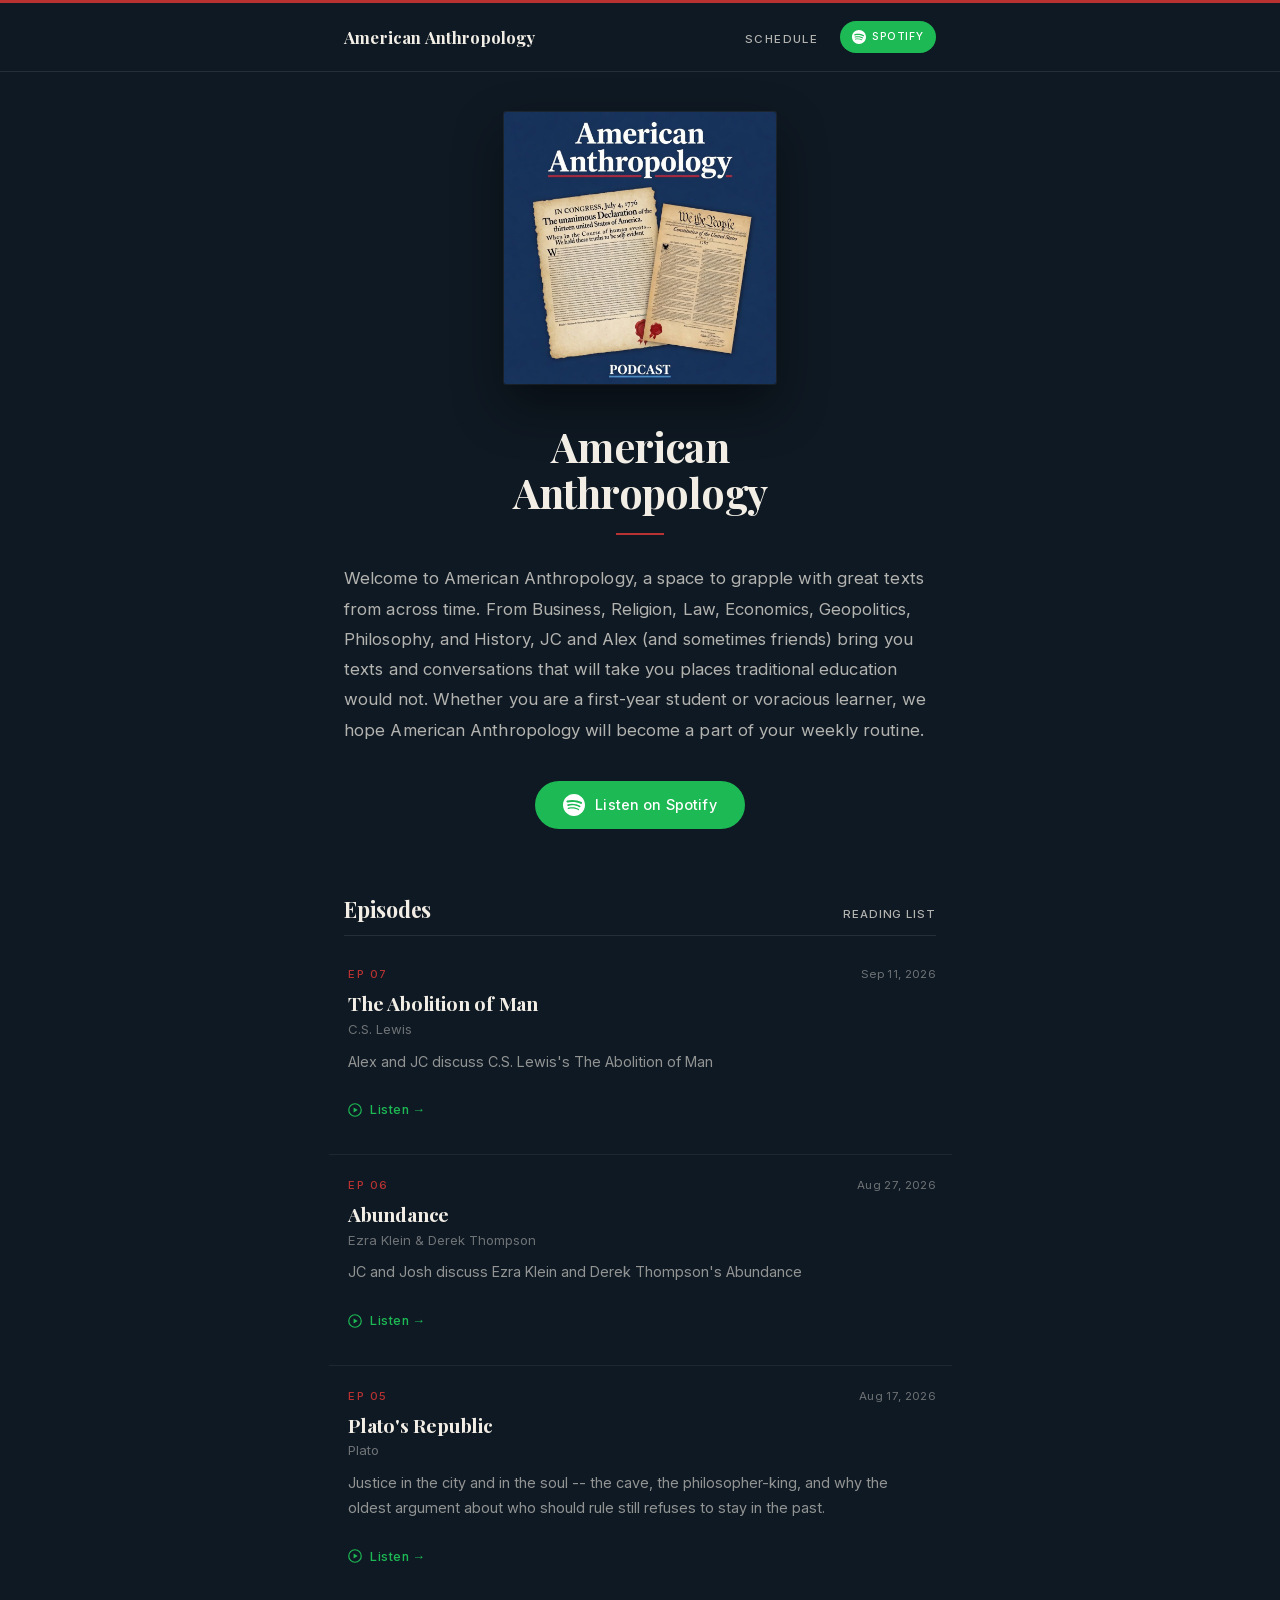
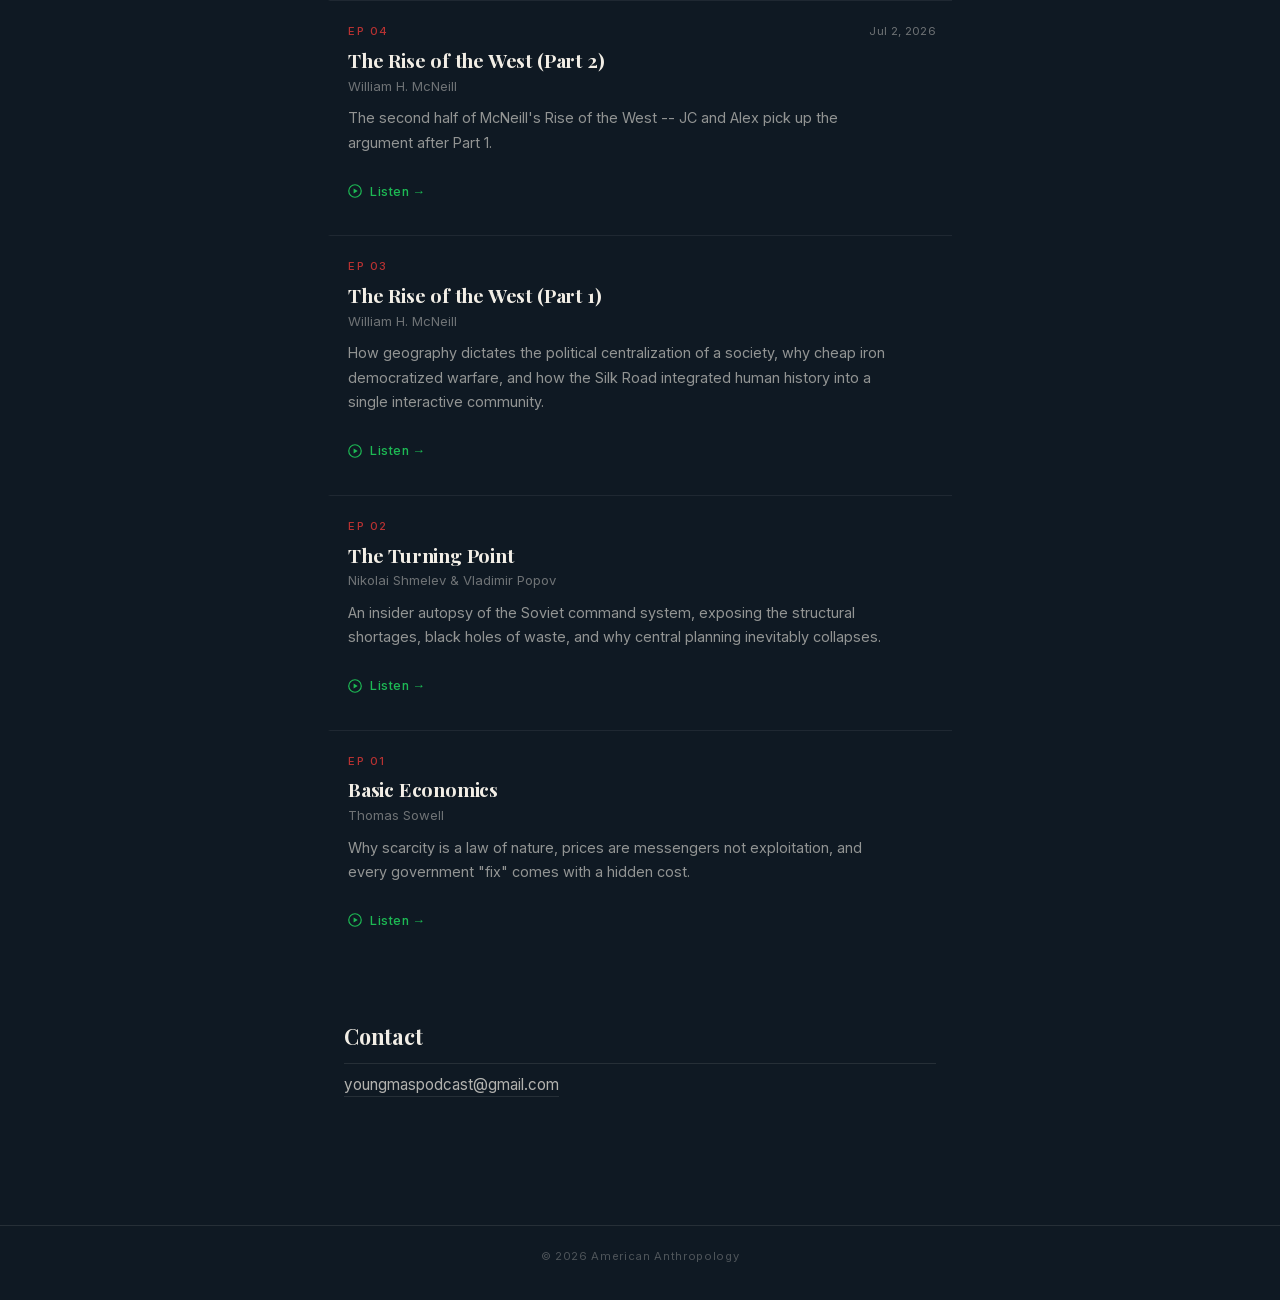
<file: index.html>
<!DOCTYPE html><!--xiKuGD_SlM9WnGcMmhQEd--><html lang="en" class="__variable_e10f34 __variable_e97de2"><head><meta charSet="utf-8"/><meta name="viewport" content="width=device-width, initial-scale=1"/><link rel="preload" as="image" href="/cover.jpg"/><link rel="stylesheet" href="/_next/static/css/5cf7033f6159b960.css" data-precedence="next"/><link rel="preload" as="script" fetchPriority="low" href="/_next/static/chunks/webpack-8e03523aaed2e53f.js"/><script src="/_next/static/chunks/4bd1b696-c023c6e3521b1417.js" async=""></script><script src="/_next/static/chunks/255-9d0d2ba8fe9ae3d9.js" async=""></script><script src="/_next/static/chunks/main-app-6a6bb898faec9967.js" async=""></script><script src="/_next/static/chunks/619-ba102abea3e3d0e4.js" async=""></script><script src="/_next/static/chunks/app/layout-15aa53848e29c694.js" async=""></script><script src="/_next/static/chunks/app/page-8b28206144779e90.js" async=""></script><title>American Anthropology Podcast</title><meta name="description" content="Welcome to American Anthropology, a space to grapple with great texts from across time. From Business, Religion, Law, Economics, Geopolitics, Philosophy, and History, JC and Alex (and sometimes friends) bring you texts and conversations that will take you places traditional education would not. Whether you are a first-year student or voracious learner, we hope American Anthropology will become a part of your weekly routine."/><meta property="og:title" content="American Anthropology Podcast"/><meta property="og:description" content="Welcome to American Anthropology, a space to grapple with great texts from across time. From Business, Religion, Law, Economics, Geopolitics, Philosophy, and History, JC and Alex (and sometimes friends) bring you texts and conversations that will take you places traditional education would not. Whether you are a first-year student or voracious learner, we hope American Anthropology will become a part of your weekly routine."/><meta property="og:url" content="https://www.americananthropologypodcast.com/"/><meta property="og:site_name" content="American Anthropology"/><meta property="og:image" content="https://www.americananthropologypodcast.com/cover.jpg"/><meta property="og:image:width" content="1200"/><meta property="og:image:height" content="1200"/><meta property="og:image:alt" content="American Anthropology podcast cover"/><meta property="og:type" content="website"/><meta name="twitter:card" content="summary_large_image"/><meta name="twitter:title" content="American Anthropology Podcast"/><meta name="twitter:description" content="Welcome to American Anthropology, a space to grapple with great texts from across time. From Business, Religion, Law, Economics, Geopolitics, Philosophy, and History, JC and Alex (and sometimes friends) bring you texts and conversations that will take you places traditional education would not. Whether you are a first-year student or voracious learner, we hope American Anthropology will become a part of your weekly routine."/><meta name="twitter:image" content="https://www.americananthropologypodcast.com/cover.jpg"/><link rel="icon" href="/favicon.svg" type="image/svg+xml"/><script src="/_next/static/chunks/polyfills-42372ed130431b0a.js" noModule=""></script></head><body><div hidden=""><!--$--><!--/$--></div><a class="skip" href="#content">Skip to content</a><header class="site-header"><div class="wrap nav"><a class="wordmark" href="/">American Anthropology</a><ul class="nav-links"><li><a href="/schedule/">Schedule</a></li><li><a class="nav-spotify" href="https://open.spotify.com/show/0ja3yKvvsjPRQmJivTur3j" target="_blank" rel="noopener noreferrer"><svg width="14" height="14" viewBox="0 0 24 24" fill="currentColor" aria-hidden="true"><path d="M12 0C5.4 0 0 5.4 0 12s5.4 12 12 12 12-5.4 12-12S18.66 0 12 0zm5.521 17.34c-.24.359-.66.48-1.021.24-2.82-1.74-6.36-2.101-10.561-1.141-.418.122-.779-.179-.899-.539-.12-.421.18-.78.54-.9 4.56-1.021 8.52-.6 11.64 1.32.42.18.479.659.301 1.02zm1.44-3.3c-.301.42-.841.6-1.262.3-3.239-1.98-8.159-2.58-11.939-1.38-.479.12-1.02-.12-1.14-.6-.12-.48.12-1.021.6-1.141C9.6 9.9 15 10.561 18.72 12.84c.361.181.54.78.241 1.2zm.12-3.36C15.24 8.4 8.82 8.16 5.16 9.301c-.6.179-1.2-.181-1.38-.721-.18-.601.18-1.2.72-1.381 4.26-1.26 11.28-1.02 15.721 1.621.539.3.719 1.02.419 1.56-.299.421-1.02.599-1.559.3z"></path></svg>Spotify</a></li></ul></div></header><main id="content"><div class="wrap"><section class="hero"><img src="/cover.jpg" alt="American Anthropology podcast cover" class="cover" width="272" height="272"/><h1>American<br/>Anthropology</h1><hr class="rule"/><p class="intro">Welcome to American Anthropology, a space to grapple with great texts from across time. From Business, Religion, Law, Economics, Geopolitics, Philosophy, and History, JC and Alex (and sometimes friends) bring you texts and conversations that will take you places traditional education would not. Whether you are a first-year student or voracious learner, we hope American Anthropology will become a part of your weekly routine.</p><a href="https://open.spotify.com/show/0ja3yKvvsjPRQmJivTur3j" target="_blank" rel="noopener noreferrer" class="listen-btn"><svg width="22" height="22" viewBox="0 0 24 24" fill="currentColor" aria-hidden="true"><path d="M12 0C5.4 0 0 5.4 0 12s5.4 12 12 12 12-5.4 12-12S18.66 0 12 0zm5.521 17.34c-.24.359-.66.48-1.021.24-2.82-1.74-6.36-2.101-10.561-1.141-.418.122-.779-.179-.899-.539-.12-.421.18-.78.54-.9 4.56-1.021 8.52-.6 11.64 1.32.42.18.479.659.301 1.02zm1.44-3.3c-.301.42-.841.6-1.262.3-3.239-1.98-8.159-2.58-11.939-1.38-.479.12-1.02-.12-1.14-.6-.12-.48.12-1.021.6-1.141C9.6 9.9 15 10.561 18.72 12.84c.361.181.54.78.241 1.2zm.12-3.36C15.24 8.4 8.82 8.16 5.16 9.301c-.6.179-1.2-.181-1.38-.721-.18-.601.18-1.2.72-1.381 4.26-1.26 11.28-1.02 15.721 1.621.539.3.719 1.02.419 1.56-.299.421-1.02.599-1.559.3z"></path></svg>Listen on Spotify</a></section><section class="section" aria-labelledby="episodes-heading"><div class="section-head"><h2 id="episodes-heading">Episodes</h2><a class="section-link" href="/books/">Reading list</a></div><div class="episode-list"><article class="episode"><div class="ep-kicker"><span class="ep-number">EP 07</span><span class="ep-date">Sep 11, 2026</span></div><h3 class="ep-title">The Abolition of Man</h3><p class="ep-author">C.S. Lewis</p><p class="ep-desc">Alex and JC discuss C.S. Lewis&#x27;s The Abolition of Man</p><a class="ep-link" href="https://open.spotify.com/episode/1bFFWxKxeyEE1wgKHpevZt" target="_blank" rel="noopener noreferrer"><svg width="14" height="14" viewBox="0 0 14 14" fill="currentColor" aria-hidden="true"><circle cx="7" cy="7" r="6.25" fill="none" stroke="currentColor" stroke-width="1.2"></circle><path d="M5.6 4.4v5.2L9.7 7z"></path></svg>Listen →</a></article><article class="episode"><div class="ep-kicker"><span class="ep-number">EP 06</span><span class="ep-date">Aug 27, 2026</span></div><h3 class="ep-title">Abundance</h3><p class="ep-author">Ezra Klein &amp; Derek Thompson</p><p class="ep-desc">JC and Josh discuss Ezra Klein and Derek Thompson&#x27;s Abundance</p><a class="ep-link" href="https://open.spotify.com/episode/3nHAQCKekNUxc2hPDv6R6r" target="_blank" rel="noopener noreferrer"><svg width="14" height="14" viewBox="0 0 14 14" fill="currentColor" aria-hidden="true"><circle cx="7" cy="7" r="6.25" fill="none" stroke="currentColor" stroke-width="1.2"></circle><path d="M5.6 4.4v5.2L9.7 7z"></path></svg>Listen →</a></article><article class="episode"><div class="ep-kicker"><span class="ep-number">EP 05</span><span class="ep-date">Aug 17, 2026</span></div><h3 class="ep-title">Plato&#x27;s Republic</h3><p class="ep-author">Plato</p><p class="ep-desc">Justice in the city and in the soul -- the cave, the philosopher-king, and why the oldest argument about who should rule still refuses to stay in the past.</p><a class="ep-link" href="https://open.spotify.com/episode/3uFRSaFAXOyxeFTuiWHaS7" target="_blank" rel="noopener noreferrer"><svg width="14" height="14" viewBox="0 0 14 14" fill="currentColor" aria-hidden="true"><circle cx="7" cy="7" r="6.25" fill="none" stroke="currentColor" stroke-width="1.2"></circle><path d="M5.6 4.4v5.2L9.7 7z"></path></svg>Listen →</a></article><article class="episode"><div class="ep-kicker"><span class="ep-number">EP 04</span><span class="ep-date">Jul 2, 2026</span></div><h3 class="ep-title">The Rise of the West (Part 2)</h3><p class="ep-author">William H. McNeill</p><p class="ep-desc">The second half of McNeill&#x27;s Rise of the West -- JC and Alex pick up the argument after Part 1.</p><a class="ep-link" href="https://open.spotify.com/episode/2hB54VnnccOmeEwaDDAzqJ" target="_blank" rel="noopener noreferrer"><svg width="14" height="14" viewBox="0 0 14 14" fill="currentColor" aria-hidden="true"><circle cx="7" cy="7" r="6.25" fill="none" stroke="currentColor" stroke-width="1.2"></circle><path d="M5.6 4.4v5.2L9.7 7z"></path></svg>Listen →</a></article><article class="episode"><div class="ep-kicker"><span class="ep-number">EP 03</span></div><h3 class="ep-title">The Rise of the West (Part 1)</h3><p class="ep-author">William H. McNeill</p><p class="ep-desc">How geography dictates the political centralization of a society, why cheap iron democratized warfare, and how the Silk Road integrated human history into a single interactive community.</p><a class="ep-link" href="https://open.spotify.com/episode/3oeG8QXjh3OjQVoKhUrZ8f" target="_blank" rel="noopener noreferrer"><svg width="14" height="14" viewBox="0 0 14 14" fill="currentColor" aria-hidden="true"><circle cx="7" cy="7" r="6.25" fill="none" stroke="currentColor" stroke-width="1.2"></circle><path d="M5.6 4.4v5.2L9.7 7z"></path></svg>Listen →</a></article><article class="episode"><div class="ep-kicker"><span class="ep-number">EP 02</span></div><h3 class="ep-title">The Turning Point</h3><p class="ep-author">Nikolai Shmelev &amp; Vladimir Popov</p><p class="ep-desc">An insider autopsy of the Soviet command system, exposing the structural shortages, black holes of waste, and why central planning inevitably collapses.</p><a class="ep-link" href="https://open.spotify.com/episode/6vLVqFpboDoC9aOdbssXUT" target="_blank" rel="noopener noreferrer"><svg width="14" height="14" viewBox="0 0 14 14" fill="currentColor" aria-hidden="true"><circle cx="7" cy="7" r="6.25" fill="none" stroke="currentColor" stroke-width="1.2"></circle><path d="M5.6 4.4v5.2L9.7 7z"></path></svg>Listen →</a></article><article class="episode"><div class="ep-kicker"><span class="ep-number">EP 01</span></div><h3 class="ep-title">Basic Economics</h3><p class="ep-author">Thomas Sowell</p><p class="ep-desc">Why scarcity is a law of nature, prices are messengers not exploitation, and every government &quot;fix&quot; comes with a hidden cost.</p><a class="ep-link" href="https://open.spotify.com/episode/7cXwIbjrVmqe0l0ZHxL6SY" target="_blank" rel="noopener noreferrer"><svg width="14" height="14" viewBox="0 0 14 14" fill="currentColor" aria-hidden="true"><circle cx="7" cy="7" r="6.25" fill="none" stroke="currentColor" stroke-width="1.2"></circle><path d="M5.6 4.4v5.2L9.7 7z"></path></svg>Listen →</a></article></div></section><section class="section" aria-labelledby="contact-heading"><div class="section-head"><h2 id="contact-heading">Contact</h2></div><a class="contact-link" href="mailto:youngmaspodcast@gmail.com">youngmaspodcast@gmail.com</a></section></div><!--$--><!--/$--></main><footer class="site-footer"><div class="wrap">© <!-- -->2026<!-- --> <!-- -->American Anthropology</div></footer><script src="/_next/static/chunks/webpack-8e03523aaed2e53f.js" id="_R_" async=""></script><script>(self.__next_f=self.__next_f||[]).push([0])</script><script>self.__next_f.push([1,"1:\"$Sreact.fragment\"\n2:I[4537,[\"619\",\"static/chunks/619-ba102abea3e3d0e4.js\",\"177\",\"static/chunks/app/layout-15aa53848e29c694.js\"],\"Header\"]\n3:I[9766,[],\"\"]\n4:I[8924,[],\"\"]\n5:I[2619,[\"619\",\"static/chunks/619-ba102abea3e3d0e4.js\",\"974\",\"static/chunks/app/page-8b28206144779e90.js\"],\"\"]\n14:I[7150,[],\"\"]\n:HL[\"/_next/static/css/5cf7033f6159b960.css\",\"style\"]\n"])</script><script>self.__next_f.push([1,"0:{\"P\":null,\"b\":\"xiKuGD-SlM9WnGcMmhQEd\",\"p\":\"\",\"c\":[\"\",\"\"],\"i\":false,\"f\":[[[\"\",{\"children\":[\"__PAGE__\",{}]},\"$undefined\",\"$undefined\",true],[\"\",[\"$\",\"$1\",\"c\",{\"children\":[[[\"$\",\"link\",\"0\",{\"rel\":\"stylesheet\",\"href\":\"/_next/static/css/5cf7033f6159b960.css\",\"precedence\":\"next\",\"crossOrigin\":\"$undefined\",\"nonce\":\"$undefined\"}]],[\"$\",\"html\",null,{\"lang\":\"en\",\"className\":\"__variable_e10f34 __variable_e97de2\",\"children\":[\"$\",\"body\",null,{\"children\":[[\"$\",\"a\",null,{\"className\":\"skip\",\"href\":\"#content\",\"children\":\"Skip to content\"}],[\"$\",\"$L2\",null,{}],[\"$\",\"main\",null,{\"id\":\"content\",\"children\":[\"$\",\"$L3\",null,{\"parallelRouterKey\":\"children\",\"error\":\"$undefined\",\"errorStyles\":\"$undefined\",\"errorScripts\":\"$undefined\",\"template\":[\"$\",\"$L4\",null,{}],\"templateStyles\":\"$undefined\",\"templateScripts\":\"$undefined\",\"notFound\":[[[\"$\",\"title\",null,{\"children\":\"404: This page could not be found.\"}],[\"$\",\"div\",null,{\"style\":{\"fontFamily\":\"system-ui,\\\"Segoe UI\\\",Roboto,Helvetica,Arial,sans-serif,\\\"Apple Color Emoji\\\",\\\"Segoe UI Emoji\\\"\",\"height\":\"100vh\",\"textAlign\":\"center\",\"display\":\"flex\",\"flexDirection\":\"column\",\"alignItems\":\"center\",\"justifyContent\":\"center\"},\"children\":[\"$\",\"div\",null,{\"children\":[[\"$\",\"style\",null,{\"dangerouslySetInnerHTML\":{\"__html\":\"body{color:#000;background:#fff;margin:0}.next-error-h1{border-right:1px solid rgba(0,0,0,.3)}@media (prefers-color-scheme:dark){body{color:#fff;background:#000}.next-error-h1{border-right:1px solid rgba(255,255,255,.3)}}\"}}],[\"$\",\"h1\",null,{\"className\":\"next-error-h1\",\"style\":{\"display\":\"inline-block\",\"margin\":\"0 20px 0 0\",\"padding\":\"0 23px 0 0\",\"fontSize\":24,\"fontWeight\":500,\"verticalAlign\":\"top\",\"lineHeight\":\"49px\"},\"children\":404}],[\"$\",\"div\",null,{\"style\":{\"display\":\"inline-block\"},\"children\":[\"$\",\"h2\",null,{\"style\":{\"fontSize\":14,\"fontWeight\":400,\"lineHeight\":\"49px\",\"margin\":0},\"children\":\"This page could not be found.\"}]}]]}]}]],[]],\"forbidden\":\"$undefined\",\"unauthorized\":\"$undefined\"}]}],[\"$\",\"footer\",null,{\"className\":\"site-footer\",\"children\":[\"$\",\"div\",null,{\"className\":\"wrap\",\"children\":[\"© \",2026,\" \",\"American Anthropology\"]}]}]]}]}]]}],{\"children\":[\"__PAGE__\",[\"$\",\"$1\",\"c\",{\"children\":[[\"$\",\"div\",null,{\"className\":\"wrap\",\"children\":[[\"$\",\"section\",null,{\"className\":\"hero\",\"children\":[[\"$\",\"img\",null,{\"src\":\"/cover.jpg\",\"alt\":\"American Anthropology podcast cover\",\"className\":\"cover\",\"width\":272,\"height\":272}],[\"$\",\"h1\",null,{\"children\":[\"American\",[\"$\",\"br\",null,{}],\"Anthropology\"]}],[\"$\",\"hr\",null,{\"className\":\"rule\"}],[\"$\",\"p\",null,{\"className\":\"intro\",\"children\":\"Welcome to American Anthropology, a space to grapple with great texts from across time. From Business, Religion, Law, Economics, Geopolitics, Philosophy, and History, JC and Alex (and sometimes friends) bring you texts and conversations that will take you places traditional education would not. Whether you are a first-year student or voracious learner, we hope American Anthropology will become a part of your weekly routine.\"}],[\"$\",\"a\",null,{\"href\":\"https://open.spotify.com/show/0ja3yKvvsjPRQmJivTur3j\",\"target\":\"_blank\",\"rel\":\"noopener noreferrer\",\"className\":\"listen-btn\",\"children\":[[\"$\",\"svg\",null,{\"width\":\"22\",\"height\":\"22\",\"viewBox\":\"0 0 24 24\",\"fill\":\"currentColor\",\"aria-hidden\":\"true\",\"children\":[\"$\",\"path\",null,{\"d\":\"M12 0C5.4 0 0 5.4 0 12s5.4 12 12 12 12-5.4 12-12S18.66 0 12 0zm5.521 17.34c-.24.359-.66.48-1.021.24-2.82-1.74-6.36-2.101-10.561-1.141-.418.122-.779-.179-.899-.539-.12-.421.18-.78.54-.9 4.56-1.021 8.52-.6 11.64 1.32.42.18.479.659.301 1.02zm1.44-3.3c-.301.42-.841.6-1.262.3-3.239-1.98-8.159-2.58-11.939-1.38-.479.12-1.02-.12-1.14-.6-.12-.48.12-1.021.6-1.141C9.6 9.9 15 10.561 18.72 12.84c.361.181.54.78.241 1.2zm.12-3.36C15.24 8.4 8.82 8.16 5.16 9.301c-.6.179-1.2-.181-1.38-.721-.18-.601.18-1.2.72-1.381 4.26-1.26 11.28-1.02 15.721 1.621.539.3.719 1.02.419 1.56-.299.421-1.02.599-1.559.3z\"}]}],\"Listen on Spotify\"]}]]}],[\"$\",\"section\",null,{\"className\":\"section\",\"aria-labelledby\":\"episodes-heading\",\"children\":[[\"$\",\"div\",null,{\"className\":\"section-head\",\"children\":[[\"$\",\"h2\",null,{\"id\":\"episodes-heading\",\"children\":\"Episodes\"}],[\"$\",\"$L5\",null,{\"href\":\"/books/\",\"className\":\"section-link\",\"children\":\"Reading list\"}]]}],[\"$\",\"div\",null,{\"className\":\"episode-list\",\"children\":[[\"$\",\"article\",\"7\",{\"className\":\"episode\",\"children\":[[\"$\",\"div\",null,{\"className\":\"ep-kicker\",\"children\":[[\"$\",\"span\",null,{\"className\":\"ep-number\",\"children\":\"EP 07\"}],\"$L6\"]}],\"$L7\",\"$L8\",\"$L9\",\"$La\"]}],\"$Lb\",\"$Lc\",\"$Ld\",\"$Le\",\"$Lf\",\"$L10\"]}]]}],\"$L11\"]}],null,\"$L12\"]}],{},null,false]},null,false],\"$L13\",false]],\"m\":\"$undefined\",\"G\":[\"$14\",[]],\"s\":false,\"S\":true}\n"])</script><script>self.__next_f.push([1,"15:I[4431,[],\"OutletBoundary\"]\n17:I[5278,[],\"AsyncMetadataOutlet\"]\n19:I[4431,[],\"ViewportBoundary\"]\n1b:I[4431,[],\"MetadataBoundary\"]\n1c:\"$Sreact.suspense\"\n6:[\"$\",\"span\",null,{\"className\":\"ep-date\",\"children\":\"Sep 11, 2026\"}]\n7:[\"$\",\"h3\",null,{\"className\":\"ep-title\",\"children\":\"The Abolition of Man\"}]\n8:[\"$\",\"p\",null,{\"className\":\"ep-author\",\"children\":\"C.S. Lewis\"}]\n9:[\"$\",\"p\",null,{\"className\":\"ep-desc\",\"children\":\"Alex and JC discuss C.S. Lewis's The Abolition of Man\"}]\na:[\"$\",\"a\",null,{\"className\":\"ep-link\",\"href\":\"https://open.spotify.com/episode/1bFFWxKxeyEE1wgKHpevZt\",\"target\":\"_blank\",\"rel\":\"noopener noreferrer\",\"children\":[[\"$\",\"svg\",null,{\"width\":\"14\",\"height\":\"14\",\"viewBox\":\"0 0 14 14\",\"fill\":\"currentColor\",\"aria-hidden\":\"true\",\"children\":[[\"$\",\"circle\",null,{\"cx\":\"7\",\"cy\":\"7\",\"r\":\"6.25\",\"fill\":\"none\",\"stroke\":\"currentColor\",\"strokeWidth\":\"1.2\"}],[\"$\",\"path\",null,{\"d\":\"M5.6 4.4v5.2L9.7 7z\"}]]}],\"Listen →\"]}]\n"])</script><script>self.__next_f.push([1,"b:[\"$\",\"article\",\"6\",{\"className\":\"episode\",\"children\":[[\"$\",\"div\",null,{\"className\":\"ep-kicker\",\"children\":[[\"$\",\"span\",null,{\"className\":\"ep-number\",\"children\":\"EP 06\"}],[\"$\",\"span\",null,{\"className\":\"ep-date\",\"children\":\"Aug 27, 2026\"}]]}],[\"$\",\"h3\",null,{\"className\":\"ep-title\",\"children\":\"Abundance\"}],[\"$\",\"p\",null,{\"className\":\"ep-author\",\"children\":\"Ezra Klein \u0026 Derek Thompson\"}],[\"$\",\"p\",null,{\"className\":\"ep-desc\",\"children\":\"JC and Josh discuss Ezra Klein and Derek Thompson's Abundance\"}],[\"$\",\"a\",null,{\"className\":\"ep-link\",\"href\":\"https://open.spotify.com/episode/3nHAQCKekNUxc2hPDv6R6r\",\"target\":\"_blank\",\"rel\":\"noopener noreferrer\",\"children\":[[\"$\",\"svg\",null,{\"width\":\"14\",\"height\":\"14\",\"viewBox\":\"0 0 14 14\",\"fill\":\"currentColor\",\"aria-hidden\":\"true\",\"children\":[[\"$\",\"circle\",null,{\"cx\":\"7\",\"cy\":\"7\",\"r\":\"6.25\",\"fill\":\"none\",\"stroke\":\"currentColor\",\"strokeWidth\":\"1.2\"}],[\"$\",\"path\",null,{\"d\":\"M5.6 4.4v5.2L9.7 7z\"}]]}],\"Listen →\"]}]]}]\n"])</script><script>self.__next_f.push([1,"c:[\"$\",\"article\",\"5\",{\"className\":\"episode\",\"children\":[[\"$\",\"div\",null,{\"className\":\"ep-kicker\",\"children\":[[\"$\",\"span\",null,{\"className\":\"ep-number\",\"children\":\"EP 05\"}],[\"$\",\"span\",null,{\"className\":\"ep-date\",\"children\":\"Aug 17, 2026\"}]]}],[\"$\",\"h3\",null,{\"className\":\"ep-title\",\"children\":\"Plato's Republic\"}],[\"$\",\"p\",null,{\"className\":\"ep-author\",\"children\":\"Plato\"}],[\"$\",\"p\",null,{\"className\":\"ep-desc\",\"children\":\"Justice in the city and in the soul -- the cave, the philosopher-king, and why the oldest argument about who should rule still refuses to stay in the past.\"}],[\"$\",\"a\",null,{\"className\":\"ep-link\",\"href\":\"https://open.spotify.com/episode/3uFRSaFAXOyxeFTuiWHaS7\",\"target\":\"_blank\",\"rel\":\"noopener noreferrer\",\"children\":[[\"$\",\"svg\",null,{\"width\":\"14\",\"height\":\"14\",\"viewBox\":\"0 0 14 14\",\"fill\":\"currentColor\",\"aria-hidden\":\"true\",\"children\":[[\"$\",\"circle\",null,{\"cx\":\"7\",\"cy\":\"7\",\"r\":\"6.25\",\"fill\":\"none\",\"stroke\":\"currentColor\",\"strokeWidth\":\"1.2\"}],[\"$\",\"path\",null,{\"d\":\"M5.6 4.4v5.2L9.7 7z\"}]]}],\"Listen →\"]}]]}]\n"])</script><script>self.__next_f.push([1,"d:[\"$\",\"article\",\"4\",{\"className\":\"episode\",\"children\":[[\"$\",\"div\",null,{\"className\":\"ep-kicker\",\"children\":[[\"$\",\"span\",null,{\"className\":\"ep-number\",\"children\":\"EP 04\"}],[\"$\",\"span\",null,{\"className\":\"ep-date\",\"children\":\"Jul 2, 2026\"}]]}],[\"$\",\"h3\",null,{\"className\":\"ep-title\",\"children\":\"The Rise of the West (Part 2)\"}],[\"$\",\"p\",null,{\"className\":\"ep-author\",\"children\":\"William H. McNeill\"}],[\"$\",\"p\",null,{\"className\":\"ep-desc\",\"children\":\"The second half of McNeill's Rise of the West -- JC and Alex pick up the argument after Part 1.\"}],[\"$\",\"a\",null,{\"className\":\"ep-link\",\"href\":\"https://open.spotify.com/episode/2hB54VnnccOmeEwaDDAzqJ\",\"target\":\"_blank\",\"rel\":\"noopener noreferrer\",\"children\":[[\"$\",\"svg\",null,{\"width\":\"14\",\"height\":\"14\",\"viewBox\":\"0 0 14 14\",\"fill\":\"currentColor\",\"aria-hidden\":\"true\",\"children\":[[\"$\",\"circle\",null,{\"cx\":\"7\",\"cy\":\"7\",\"r\":\"6.25\",\"fill\":\"none\",\"stroke\":\"currentColor\",\"strokeWidth\":\"1.2\"}],[\"$\",\"path\",null,{\"d\":\"M5.6 4.4v5.2L9.7 7z\"}]]}],\"Listen →\"]}]]}]\n"])</script><script>self.__next_f.push([1,"e:[\"$\",\"article\",\"3\",{\"className\":\"episode\",\"children\":[[\"$\",\"div\",null,{\"className\":\"ep-kicker\",\"children\":[[\"$\",\"span\",null,{\"className\":\"ep-number\",\"children\":\"EP 03\"}],null]}],[\"$\",\"h3\",null,{\"className\":\"ep-title\",\"children\":\"The Rise of the West (Part 1)\"}],[\"$\",\"p\",null,{\"className\":\"ep-author\",\"children\":\"William H. McNeill\"}],[\"$\",\"p\",null,{\"className\":\"ep-desc\",\"children\":\"How geography dictates the political centralization of a society, why cheap iron democratized warfare, and how the Silk Road integrated human history into a single interactive community.\"}],[\"$\",\"a\",null,{\"className\":\"ep-link\",\"href\":\"https://open.spotify.com/episode/3oeG8QXjh3OjQVoKhUrZ8f\",\"target\":\"_blank\",\"rel\":\"noopener noreferrer\",\"children\":[[\"$\",\"svg\",null,{\"width\":\"14\",\"height\":\"14\",\"viewBox\":\"0 0 14 14\",\"fill\":\"currentColor\",\"aria-hidden\":\"true\",\"children\":[[\"$\",\"circle\",null,{\"cx\":\"7\",\"cy\":\"7\",\"r\":\"6.25\",\"fill\":\"none\",\"stroke\":\"currentColor\",\"strokeWidth\":\"1.2\"}],[\"$\",\"path\",null,{\"d\":\"M5.6 4.4v5.2L9.7 7z\"}]]}],\"Listen →\"]}]]}]\n"])</script><script>self.__next_f.push([1,"f:[\"$\",\"article\",\"2\",{\"className\":\"episode\",\"children\":[[\"$\",\"div\",null,{\"className\":\"ep-kicker\",\"children\":[[\"$\",\"span\",null,{\"className\":\"ep-number\",\"children\":\"EP 02\"}],null]}],[\"$\",\"h3\",null,{\"className\":\"ep-title\",\"children\":\"The Turning Point\"}],[\"$\",\"p\",null,{\"className\":\"ep-author\",\"children\":\"Nikolai Shmelev \u0026 Vladimir Popov\"}],[\"$\",\"p\",null,{\"className\":\"ep-desc\",\"children\":\"An insider autopsy of the Soviet command system, exposing the structural shortages, black holes of waste, and why central planning inevitably collapses.\"}],[\"$\",\"a\",null,{\"className\":\"ep-link\",\"href\":\"https://open.spotify.com/episode/6vLVqFpboDoC9aOdbssXUT\",\"target\":\"_blank\",\"rel\":\"noopener noreferrer\",\"children\":[[\"$\",\"svg\",null,{\"width\":\"14\",\"height\":\"14\",\"viewBox\":\"0 0 14 14\",\"fill\":\"currentColor\",\"aria-hidden\":\"true\",\"children\":[[\"$\",\"circle\",null,{\"cx\":\"7\",\"cy\":\"7\",\"r\":\"6.25\",\"fill\":\"none\",\"stroke\":\"currentColor\",\"strokeWidth\":\"1.2\"}],[\"$\",\"path\",null,{\"d\":\"M5.6 4.4v5.2L9.7 7z\"}]]}],\"Listen →\"]}]]}]\n"])</script><script>self.__next_f.push([1,"10:[\"$\",\"article\",\"1\",{\"className\":\"episode\",\"children\":[[\"$\",\"div\",null,{\"className\":\"ep-kicker\",\"children\":[[\"$\",\"span\",null,{\"className\":\"ep-number\",\"children\":\"EP 01\"}],null]}],[\"$\",\"h3\",null,{\"className\":\"ep-title\",\"children\":\"Basic Economics\"}],[\"$\",\"p\",null,{\"className\":\"ep-author\",\"children\":\"Thomas Sowell\"}],[\"$\",\"p\",null,{\"className\":\"ep-desc\",\"children\":\"Why scarcity is a law of nature, prices are messengers not exploitation, and every government \\\"fix\\\" comes with a hidden cost.\"}],[\"$\",\"a\",null,{\"className\":\"ep-link\",\"href\":\"https://open.spotify.com/episode/7cXwIbjrVmqe0l0ZHxL6SY\",\"target\":\"_blank\",\"rel\":\"noopener noreferrer\",\"children\":[[\"$\",\"svg\",null,{\"width\":\"14\",\"height\":\"14\",\"viewBox\":\"0 0 14 14\",\"fill\":\"currentColor\",\"aria-hidden\":\"true\",\"children\":[[\"$\",\"circle\",null,{\"cx\":\"7\",\"cy\":\"7\",\"r\":\"6.25\",\"fill\":\"none\",\"stroke\":\"currentColor\",\"strokeWidth\":\"1.2\"}],[\"$\",\"path\",null,{\"d\":\"M5.6 4.4v5.2L9.7 7z\"}]]}],\"Listen →\"]}]]}]\n"])</script><script>self.__next_f.push([1,"11:[\"$\",\"section\",null,{\"className\":\"section\",\"aria-labelledby\":\"contact-heading\",\"children\":[[\"$\",\"div\",null,{\"className\":\"section-head\",\"children\":[\"$\",\"h2\",null,{\"id\":\"contact-heading\",\"children\":\"Contact\"}]}],[\"$\",\"a\",null,{\"className\":\"contact-link\",\"href\":\"mailto:youngmaspodcast@gmail.com\",\"children\":\"youngmaspodcast@gmail.com\"}]]}]\n12:[\"$\",\"$L15\",null,{\"children\":[\"$L16\",[\"$\",\"$L17\",null,{\"promise\":\"$@18\"}]]}]\n13:[\"$\",\"$1\",\"h\",{\"children\":[null,[[\"$\",\"$L19\",null,{\"children\":\"$L1a\"}],null],[\"$\",\"$L1b\",null,{\"children\":[\"$\",\"div\",null,{\"hidden\":true,\"children\":[\"$\",\"$1c\",null,{\"fallback\":null,\"children\":\"$L1d\"}]}]}]]}]\n"])</script><script>self.__next_f.push([1,"1a:[[\"$\",\"meta\",\"0\",{\"charSet\":\"utf-8\"}],[\"$\",\"meta\",\"1\",{\"name\":\"viewport\",\"content\":\"width=device-width, initial-scale=1\"}]]\n16:null\n"])</script><script>self.__next_f.push([1,"1e:I[622,[],\"IconMark\"]\n"])</script><script>self.__next_f.push([1,"18:{\"metadata\":[[\"$\",\"title\",\"0\",{\"children\":\"American Anthropology Podcast\"}],[\"$\",\"meta\",\"1\",{\"name\":\"description\",\"content\":\"Welcome to American Anthropology, a space to grapple with great texts from across time. From Business, Religion, Law, Economics, Geopolitics, Philosophy, and History, JC and Alex (and sometimes friends) bring you texts and conversations that will take you places traditional education would not. Whether you are a first-year student or voracious learner, we hope American Anthropology will become a part of your weekly routine.\"}],[\"$\",\"meta\",\"2\",{\"property\":\"og:title\",\"content\":\"American Anthropology Podcast\"}],[\"$\",\"meta\",\"3\",{\"property\":\"og:description\",\"content\":\"Welcome to American Anthropology, a space to grapple with great texts from across time. From Business, Religion, Law, Economics, Geopolitics, Philosophy, and History, JC and Alex (and sometimes friends) bring you texts and conversations that will take you places traditional education would not. Whether you are a first-year student or voracious learner, we hope American Anthropology will become a part of your weekly routine.\"}],[\"$\",\"meta\",\"4\",{\"property\":\"og:url\",\"content\":\"https://www.americananthropologypodcast.com/\"}],[\"$\",\"meta\",\"5\",{\"property\":\"og:site_name\",\"content\":\"American Anthropology\"}],[\"$\",\"meta\",\"6\",{\"property\":\"og:image\",\"content\":\"https://www.americananthropologypodcast.com/cover.jpg\"}],[\"$\",\"meta\",\"7\",{\"property\":\"og:image:width\",\"content\":\"1200\"}],[\"$\",\"meta\",\"8\",{\"property\":\"og:image:height\",\"content\":\"1200\"}],[\"$\",\"meta\",\"9\",{\"property\":\"og:image:alt\",\"content\":\"American Anthropology podcast cover\"}],[\"$\",\"meta\",\"10\",{\"property\":\"og:type\",\"content\":\"website\"}],[\"$\",\"meta\",\"11\",{\"name\":\"twitter:card\",\"content\":\"summary_large_image\"}],[\"$\",\"meta\",\"12\",{\"name\":\"twitter:title\",\"content\":\"American Anthropology Podcast\"}],[\"$\",\"meta\",\"13\",{\"name\":\"twitter:description\",\"content\":\"Welcome to American Anthropology, a space to grapple with great texts from across time. From Business, Religion, Law, Economics, Geopolitics, Philosophy, and History, JC and Alex (and sometimes friends) bring you texts and conversations that will take you places traditional education would not. Whether you are a first-year student or voracious learner, we hope American Anthropology will become a part of your weekly routine.\"}],[\"$\",\"meta\",\"14\",{\"name\":\"twitter:image\",\"content\":\"https://www.americananthropologypodcast.com/cover.jpg\"}],[\"$\",\"link\",\"15\",{\"rel\":\"icon\",\"href\":\"/favicon.svg\",\"type\":\"image/svg+xml\"}],[\"$\",\"$L1e\",\"16\",{}]],\"error\":null,\"digest\":\"$undefined\"}\n"])</script><script>self.__next_f.push([1,"1d:\"$18:metadata\"\n"])</script></body></html>
</file>
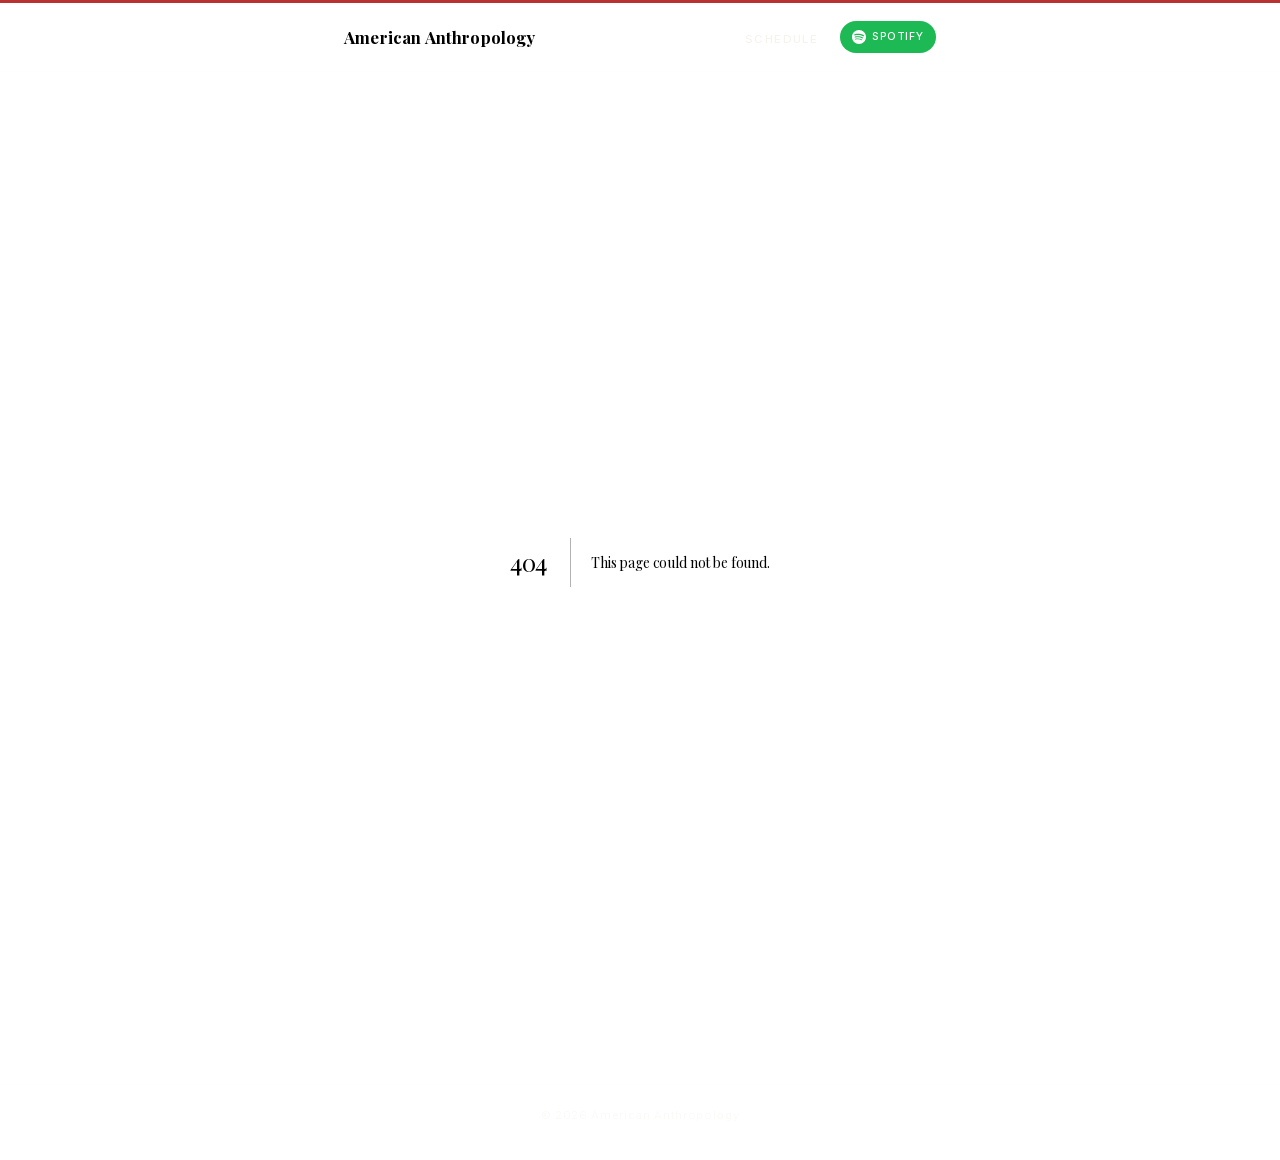
<file: 404/index.html>
<!DOCTYPE html><!--xiKuGD_SlM9WnGcMmhQEd--><html lang="en" class="__variable_e10f34 __variable_e97de2"><head><meta charSet="utf-8"/><meta name="viewport" content="width=device-width, initial-scale=1"/><link rel="stylesheet" href="/_next/static/css/5cf7033f6159b960.css" data-precedence="next"/><link rel="preload" as="script" fetchPriority="low" href="/_next/static/chunks/webpack-8e03523aaed2e53f.js"/><script src="/_next/static/chunks/4bd1b696-c023c6e3521b1417.js" async=""></script><script src="/_next/static/chunks/255-9d0d2ba8fe9ae3d9.js" async=""></script><script src="/_next/static/chunks/main-app-6a6bb898faec9967.js" async=""></script><script src="/_next/static/chunks/619-ba102abea3e3d0e4.js" async=""></script><script src="/_next/static/chunks/app/layout-15aa53848e29c694.js" async=""></script><meta name="robots" content="noindex"/><title>404: This page could not be found.</title><title>American Anthropology Podcast</title><meta name="description" content="Welcome to American Anthropology, a space to grapple with great texts from across time. From Business, Religion, Law, Economics, Geopolitics, Philosophy, and History, JC and Alex (and sometimes friends) bring you texts and conversations that will take you places traditional education would not. Whether you are a first-year student or voracious learner, we hope American Anthropology will become a part of your weekly routine."/><meta property="og:title" content="American Anthropology Podcast"/><meta property="og:description" content="Welcome to American Anthropology, a space to grapple with great texts from across time. From Business, Religion, Law, Economics, Geopolitics, Philosophy, and History, JC and Alex (and sometimes friends) bring you texts and conversations that will take you places traditional education would not. Whether you are a first-year student or voracious learner, we hope American Anthropology will become a part of your weekly routine."/><meta property="og:url" content="https://www.americananthropologypodcast.com/"/><meta property="og:site_name" content="American Anthropology"/><meta property="og:image" content="https://www.americananthropologypodcast.com/cover.jpg"/><meta property="og:image:width" content="1200"/><meta property="og:image:height" content="1200"/><meta property="og:image:alt" content="American Anthropology podcast cover"/><meta property="og:type" content="website"/><meta name="twitter:card" content="summary_large_image"/><meta name="twitter:title" content="American Anthropology Podcast"/><meta name="twitter:description" content="Welcome to American Anthropology, a space to grapple with great texts from across time. From Business, Religion, Law, Economics, Geopolitics, Philosophy, and History, JC and Alex (and sometimes friends) bring you texts and conversations that will take you places traditional education would not. Whether you are a first-year student or voracious learner, we hope American Anthropology will become a part of your weekly routine."/><meta name="twitter:image" content="https://www.americananthropologypodcast.com/cover.jpg"/><link rel="icon" href="/favicon.svg" type="image/svg+xml"/><script src="/_next/static/chunks/polyfills-42372ed130431b0a.js" noModule=""></script></head><body><div hidden=""><!--$--><!--/$--></div><a class="skip" href="#content">Skip to content</a><header class="site-header"><div class="wrap nav"><a class="wordmark" href="/">American Anthropology</a><ul class="nav-links"><li><a href="/schedule/">Schedule</a></li><li><a class="nav-spotify" href="https://open.spotify.com/show/0ja3yKvvsjPRQmJivTur3j" target="_blank" rel="noopener noreferrer"><svg width="14" height="14" viewBox="0 0 24 24" fill="currentColor" aria-hidden="true"><path d="M12 0C5.4 0 0 5.4 0 12s5.4 12 12 12 12-5.4 12-12S18.66 0 12 0zm5.521 17.34c-.24.359-.66.48-1.021.24-2.82-1.74-6.36-2.101-10.561-1.141-.418.122-.779-.179-.899-.539-.12-.421.18-.78.54-.9 4.56-1.021 8.52-.6 11.64 1.32.42.18.479.659.301 1.02zm1.44-3.3c-.301.42-.841.6-1.262.3-3.239-1.98-8.159-2.58-11.939-1.38-.479.12-1.02-.12-1.14-.6-.12-.48.12-1.021.6-1.141C9.6 9.9 15 10.561 18.72 12.84c.361.181.54.78.241 1.2zm.12-3.36C15.24 8.4 8.82 8.16 5.16 9.301c-.6.179-1.2-.181-1.38-.721-.18-.601.18-1.2.72-1.381 4.26-1.26 11.28-1.02 15.721 1.621.539.3.719 1.02.419 1.56-.299.421-1.02.599-1.559.3z"></path></svg>Spotify</a></li></ul></div></header><main id="content"><div style="font-family:system-ui,&quot;Segoe UI&quot;,Roboto,Helvetica,Arial,sans-serif,&quot;Apple Color Emoji&quot;,&quot;Segoe UI Emoji&quot;;height:100vh;text-align:center;display:flex;flex-direction:column;align-items:center;justify-content:center"><div><style>body{color:#000;background:#fff;margin:0}.next-error-h1{border-right:1px solid rgba(0,0,0,.3)}@media (prefers-color-scheme:dark){body{color:#fff;background:#000}.next-error-h1{border-right:1px solid rgba(255,255,255,.3)}}</style><h1 class="next-error-h1" style="display:inline-block;margin:0 20px 0 0;padding:0 23px 0 0;font-size:24px;font-weight:500;vertical-align:top;line-height:49px">404</h1><div style="display:inline-block"><h2 style="font-size:14px;font-weight:400;line-height:49px;margin:0">This page could not be found.</h2></div></div></div><!--$--><!--/$--></main><footer class="site-footer"><div class="wrap">© <!-- -->2026<!-- --> <!-- -->American Anthropology</div></footer><script src="/_next/static/chunks/webpack-8e03523aaed2e53f.js" id="_R_" async=""></script><script>(self.__next_f=self.__next_f||[]).push([0])</script><script>self.__next_f.push([1,"1:\"$Sreact.fragment\"\n2:I[4537,[\"619\",\"static/chunks/619-ba102abea3e3d0e4.js\",\"177\",\"static/chunks/app/layout-15aa53848e29c694.js\"],\"Header\"]\n3:I[9766,[],\"\"]\n4:I[8924,[],\"\"]\n5:I[4431,[],\"OutletBoundary\"]\n7:I[5278,[],\"AsyncMetadataOutlet\"]\n9:I[4431,[],\"ViewportBoundary\"]\nb:I[4431,[],\"MetadataBoundary\"]\nc:\"$Sreact.suspense\"\ne:I[7150,[],\"\"]\n:HL[\"/_next/static/css/5cf7033f6159b960.css\",\"style\"]\n"])</script><script>self.__next_f.push([1,"0:{\"P\":null,\"b\":\"xiKuGD-SlM9WnGcMmhQEd\",\"p\":\"\",\"c\":[\"\",\"_not-found\",\"\"],\"i\":false,\"f\":[[[\"\",{\"children\":[\"/_not-found\",{\"children\":[\"__PAGE__\",{}]}]},\"$undefined\",\"$undefined\",true],[\"\",[\"$\",\"$1\",\"c\",{\"children\":[[[\"$\",\"link\",\"0\",{\"rel\":\"stylesheet\",\"href\":\"/_next/static/css/5cf7033f6159b960.css\",\"precedence\":\"next\",\"crossOrigin\":\"$undefined\",\"nonce\":\"$undefined\"}]],[\"$\",\"html\",null,{\"lang\":\"en\",\"className\":\"__variable_e10f34 __variable_e97de2\",\"children\":[\"$\",\"body\",null,{\"children\":[[\"$\",\"a\",null,{\"className\":\"skip\",\"href\":\"#content\",\"children\":\"Skip to content\"}],[\"$\",\"$L2\",null,{}],[\"$\",\"main\",null,{\"id\":\"content\",\"children\":[\"$\",\"$L3\",null,{\"parallelRouterKey\":\"children\",\"error\":\"$undefined\",\"errorStyles\":\"$undefined\",\"errorScripts\":\"$undefined\",\"template\":[\"$\",\"$L4\",null,{}],\"templateStyles\":\"$undefined\",\"templateScripts\":\"$undefined\",\"notFound\":\"$undefined\",\"forbidden\":\"$undefined\",\"unauthorized\":\"$undefined\"}]}],[\"$\",\"footer\",null,{\"className\":\"site-footer\",\"children\":[\"$\",\"div\",null,{\"className\":\"wrap\",\"children\":[\"© \",2026,\" \",\"American Anthropology\"]}]}]]}]}]]}],{\"children\":[\"/_not-found\",[\"$\",\"$1\",\"c\",{\"children\":[null,[\"$\",\"$L3\",null,{\"parallelRouterKey\":\"children\",\"error\":\"$undefined\",\"errorStyles\":\"$undefined\",\"errorScripts\":\"$undefined\",\"template\":[\"$\",\"$L4\",null,{}],\"templateStyles\":\"$undefined\",\"templateScripts\":\"$undefined\",\"notFound\":\"$undefined\",\"forbidden\":\"$undefined\",\"unauthorized\":\"$undefined\"}]]}],{\"children\":[\"__PAGE__\",[\"$\",\"$1\",\"c\",{\"children\":[[[\"$\",\"title\",null,{\"children\":\"404: This page could not be found.\"}],[\"$\",\"div\",null,{\"style\":{\"fontFamily\":\"system-ui,\\\"Segoe UI\\\",Roboto,Helvetica,Arial,sans-serif,\\\"Apple Color Emoji\\\",\\\"Segoe UI Emoji\\\"\",\"height\":\"100vh\",\"textAlign\":\"center\",\"display\":\"flex\",\"flexDirection\":\"column\",\"alignItems\":\"center\",\"justifyContent\":\"center\"},\"children\":[\"$\",\"div\",null,{\"children\":[[\"$\",\"style\",null,{\"dangerouslySetInnerHTML\":{\"__html\":\"body{color:#000;background:#fff;margin:0}.next-error-h1{border-right:1px solid rgba(0,0,0,.3)}@media (prefers-color-scheme:dark){body{color:#fff;background:#000}.next-error-h1{border-right:1px solid rgba(255,255,255,.3)}}\"}}],[\"$\",\"h1\",null,{\"className\":\"next-error-h1\",\"style\":{\"display\":\"inline-block\",\"margin\":\"0 20px 0 0\",\"padding\":\"0 23px 0 0\",\"fontSize\":24,\"fontWeight\":500,\"verticalAlign\":\"top\",\"lineHeight\":\"49px\"},\"children\":404}],[\"$\",\"div\",null,{\"style\":{\"display\":\"inline-block\"},\"children\":[\"$\",\"h2\",null,{\"style\":{\"fontSize\":14,\"fontWeight\":400,\"lineHeight\":\"49px\",\"margin\":0},\"children\":\"This page could not be found.\"}]}]]}]}]],null,[\"$\",\"$L5\",null,{\"children\":[\"$L6\",[\"$\",\"$L7\",null,{\"promise\":\"$@8\"}]]}]]}],{},null,false]},null,false]},null,false],[\"$\",\"$1\",\"h\",{\"children\":[[\"$\",\"meta\",null,{\"name\":\"robots\",\"content\":\"noindex\"}],[[\"$\",\"$L9\",null,{\"children\":\"$La\"}],null],[\"$\",\"$Lb\",null,{\"children\":[\"$\",\"div\",null,{\"hidden\":true,\"children\":[\"$\",\"$c\",null,{\"fallback\":null,\"children\":\"$Ld\"}]}]}]]}],false]],\"m\":\"$undefined\",\"G\":[\"$e\",[]],\"s\":false,\"S\":true}\n"])</script><script>self.__next_f.push([1,"a:[[\"$\",\"meta\",\"0\",{\"charSet\":\"utf-8\"}],[\"$\",\"meta\",\"1\",{\"name\":\"viewport\",\"content\":\"width=device-width, initial-scale=1\"}]]\n6:null\n"])</script><script>self.__next_f.push([1,"f:I[622,[],\"IconMark\"]\n"])</script><script>self.__next_f.push([1,"8:{\"metadata\":[[\"$\",\"title\",\"0\",{\"children\":\"American Anthropology Podcast\"}],[\"$\",\"meta\",\"1\",{\"name\":\"description\",\"content\":\"Welcome to American Anthropology, a space to grapple with great texts from across time. From Business, Religion, Law, Economics, Geopolitics, Philosophy, and History, JC and Alex (and sometimes friends) bring you texts and conversations that will take you places traditional education would not. Whether you are a first-year student or voracious learner, we hope American Anthropology will become a part of your weekly routine.\"}],[\"$\",\"meta\",\"2\",{\"property\":\"og:title\",\"content\":\"American Anthropology Podcast\"}],[\"$\",\"meta\",\"3\",{\"property\":\"og:description\",\"content\":\"Welcome to American Anthropology, a space to grapple with great texts from across time. From Business, Religion, Law, Economics, Geopolitics, Philosophy, and History, JC and Alex (and sometimes friends) bring you texts and conversations that will take you places traditional education would not. Whether you are a first-year student or voracious learner, we hope American Anthropology will become a part of your weekly routine.\"}],[\"$\",\"meta\",\"4\",{\"property\":\"og:url\",\"content\":\"https://www.americananthropologypodcast.com/\"}],[\"$\",\"meta\",\"5\",{\"property\":\"og:site_name\",\"content\":\"American Anthropology\"}],[\"$\",\"meta\",\"6\",{\"property\":\"og:image\",\"content\":\"https://www.americananthropologypodcast.com/cover.jpg\"}],[\"$\",\"meta\",\"7\",{\"property\":\"og:image:width\",\"content\":\"1200\"}],[\"$\",\"meta\",\"8\",{\"property\":\"og:image:height\",\"content\":\"1200\"}],[\"$\",\"meta\",\"9\",{\"property\":\"og:image:alt\",\"content\":\"American Anthropology podcast cover\"}],[\"$\",\"meta\",\"10\",{\"property\":\"og:type\",\"content\":\"website\"}],[\"$\",\"meta\",\"11\",{\"name\":\"twitter:card\",\"content\":\"summary_large_image\"}],[\"$\",\"meta\",\"12\",{\"name\":\"twitter:title\",\"content\":\"American Anthropology Podcast\"}],[\"$\",\"meta\",\"13\",{\"name\":\"twitter:description\",\"content\":\"Welcome to American Anthropology, a space to grapple with great texts from across time. From Business, Religion, Law, Economics, Geopolitics, Philosophy, and History, JC and Alex (and sometimes friends) bring you texts and conversations that will take you places traditional education would not. Whether you are a first-year student or voracious learner, we hope American Anthropology will become a part of your weekly routine.\"}],[\"$\",\"meta\",\"14\",{\"name\":\"twitter:image\",\"content\":\"https://www.americananthropologypodcast.com/cover.jpg\"}],[\"$\",\"link\",\"15\",{\"rel\":\"icon\",\"href\":\"/favicon.svg\",\"type\":\"image/svg+xml\"}],[\"$\",\"$Lf\",\"16\",{}]],\"error\":null,\"digest\":\"$undefined\"}\n"])</script><script>self.__next_f.push([1,"d:\"$8:metadata\"\n"])</script></body></html>
</file>
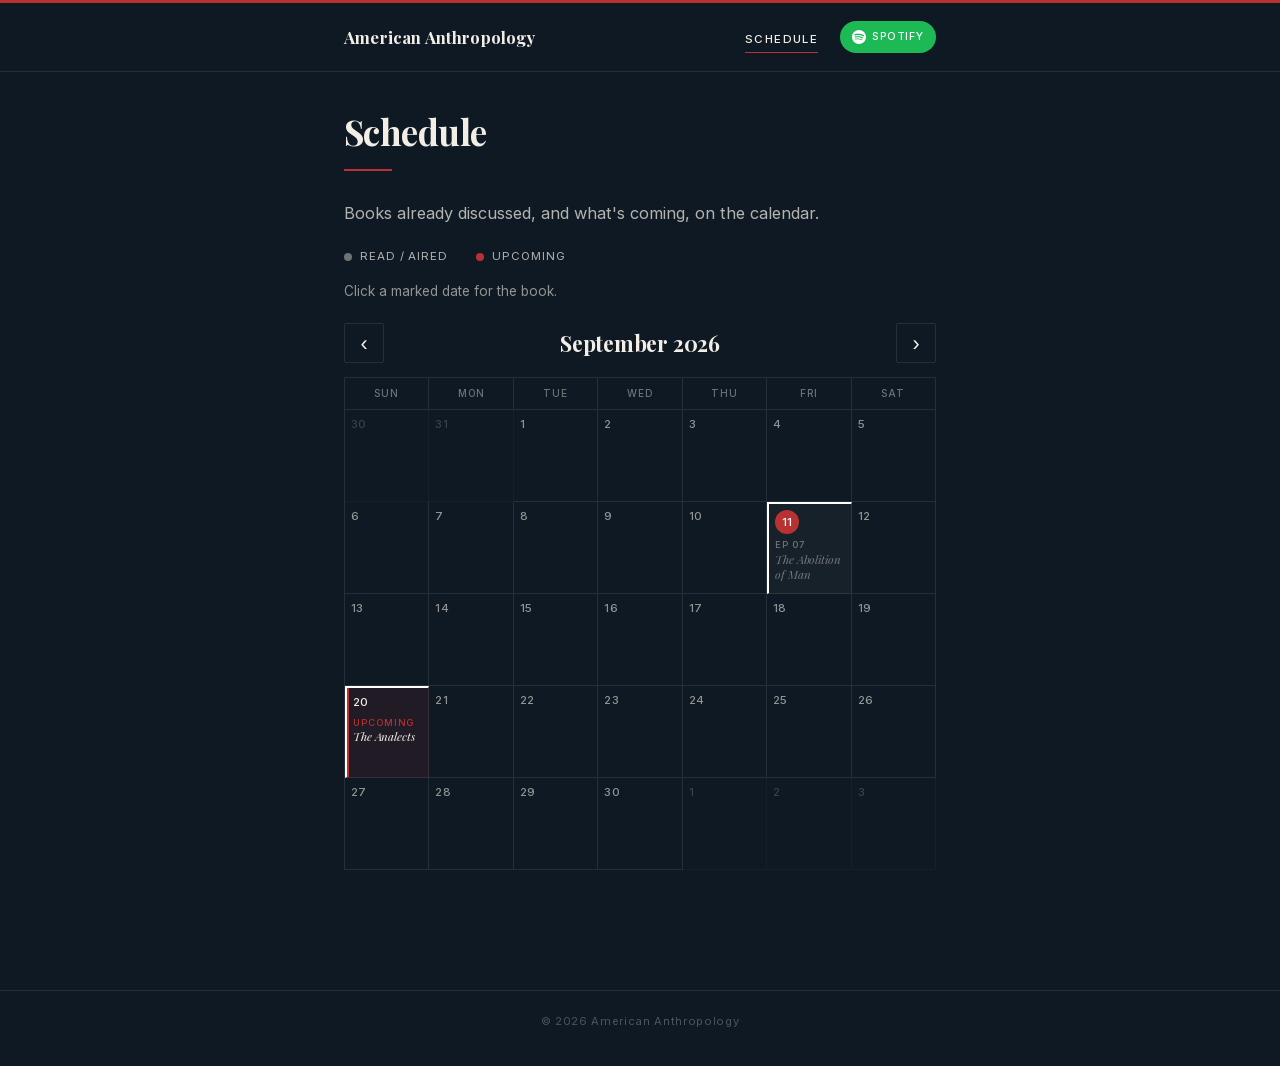
<file: books/index.html>
<!DOCTYPE html><!--xiKuGD_SlM9WnGcMmhQEd--><html lang="en" class="__variable_e10f34 __variable_e97de2"><head><meta charSet="utf-8"/><meta name="viewport" content="width=device-width, initial-scale=1"/><link rel="stylesheet" href="/_next/static/css/5cf7033f6159b960.css" data-precedence="next"/><link rel="preload" as="script" fetchPriority="low" href="/_next/static/chunks/webpack-8e03523aaed2e53f.js"/><script src="/_next/static/chunks/4bd1b696-c023c6e3521b1417.js" async=""></script><script src="/_next/static/chunks/255-9d0d2ba8fe9ae3d9.js" async=""></script><script src="/_next/static/chunks/main-app-6a6bb898faec9967.js" async=""></script><script src="/_next/static/chunks/619-ba102abea3e3d0e4.js" async=""></script><script src="/_next/static/chunks/app/layout-15aa53848e29c694.js" async=""></script><meta http-equiv="refresh" content="0;url=/schedule/"/><title>Schedule · American Anthropology</title><meta name="description" content="Welcome to American Anthropology, a space to grapple with great texts from across time. From Business, Religion, Law, Economics, Geopolitics, Philosophy, and History, JC and Alex (and sometimes friends) bring you texts and conversations that will take you places traditional education would not. Whether you are a first-year student or voracious learner, we hope American Anthropology will become a part of your weekly routine."/><meta name="robots" content="noindex, follow"/><meta property="og:title" content="American Anthropology Podcast"/><meta property="og:description" content="Welcome to American Anthropology, a space to grapple with great texts from across time. From Business, Religion, Law, Economics, Geopolitics, Philosophy, and History, JC and Alex (and sometimes friends) bring you texts and conversations that will take you places traditional education would not. Whether you are a first-year student or voracious learner, we hope American Anthropology will become a part of your weekly routine."/><meta property="og:url" content="https://www.americananthropologypodcast.com/"/><meta property="og:site_name" content="American Anthropology"/><meta property="og:image" content="https://www.americananthropologypodcast.com/cover.jpg"/><meta property="og:image:width" content="1200"/><meta property="og:image:height" content="1200"/><meta property="og:image:alt" content="American Anthropology podcast cover"/><meta property="og:type" content="website"/><meta name="twitter:card" content="summary_large_image"/><meta name="twitter:title" content="American Anthropology Podcast"/><meta name="twitter:description" content="Welcome to American Anthropology, a space to grapple with great texts from across time. From Business, Religion, Law, Economics, Geopolitics, Philosophy, and History, JC and Alex (and sometimes friends) bring you texts and conversations that will take you places traditional education would not. Whether you are a first-year student or voracious learner, we hope American Anthropology will become a part of your weekly routine."/><meta name="twitter:image" content="https://www.americananthropologypodcast.com/cover.jpg"/><link rel="icon" href="/favicon.svg" type="image/svg+xml"/><script src="/_next/static/chunks/polyfills-42372ed130431b0a.js" noModule=""></script></head><body><div hidden=""><!--$--><!--/$--></div><a class="skip" href="#content">Skip to content</a><header class="site-header"><div class="wrap nav"><a class="wordmark" href="/">American Anthropology</a><ul class="nav-links"><li><a aria-current="page" href="/schedule/">Schedule</a></li><li><a class="nav-spotify" href="https://open.spotify.com/show/0ja3yKvvsjPRQmJivTur3j" target="_blank" rel="noopener noreferrer"><svg width="14" height="14" viewBox="0 0 24 24" fill="currentColor" aria-hidden="true"><path d="M12 0C5.4 0 0 5.4 0 12s5.4 12 12 12 12-5.4 12-12S18.66 0 12 0zm5.521 17.34c-.24.359-.66.48-1.021.24-2.82-1.74-6.36-2.101-10.561-1.141-.418.122-.779-.179-.899-.539-.12-.421.18-.78.54-.9 4.56-1.021 8.52-.6 11.64 1.32.42.18.479.659.301 1.02zm1.44-3.3c-.301.42-.841.6-1.262.3-3.239-1.98-8.159-2.58-11.939-1.38-.479.12-1.02-.12-1.14-.6-.12-.48.12-1.021.6-1.141C9.6 9.9 15 10.561 18.72 12.84c.361.181.54.78.241 1.2zm.12-3.36C15.24 8.4 8.82 8.16 5.16 9.301c-.6.179-1.2-.181-1.38-.721-.18-.601.18-1.2.72-1.381 4.26-1.26 11.28-1.02 15.721 1.621.539.3.719 1.02.419 1.56-.299.421-1.02.599-1.559.3z"></path></svg>Spotify</a></li></ul></div></header><main id="content"><div class="wrap"><header class="page-intro"><h1>Schedule</h1><hr class="rule"/><p>Moved to the <a href="/schedule/">Schedule</a>.</p></header></div><!--$--><!--/$--></main><footer class="site-footer"><div class="wrap">© <!-- -->2026<!-- --> <!-- -->American Anthropology</div></footer><script src="/_next/static/chunks/webpack-8e03523aaed2e53f.js" id="_R_" async=""></script><script>(self.__next_f=self.__next_f||[]).push([0])</script><script>self.__next_f.push([1,"1:\"$Sreact.fragment\"\n2:I[4537,[\"619\",\"static/chunks/619-ba102abea3e3d0e4.js\",\"177\",\"static/chunks/app/layout-15aa53848e29c694.js\"],\"Header\"]\n3:I[9766,[],\"\"]\n4:I[8924,[],\"\"]\n5:I[4431,[],\"OutletBoundary\"]\n7:I[5278,[],\"AsyncMetadataOutlet\"]\n9:I[4431,[],\"ViewportBoundary\"]\nb:I[4431,[],\"MetadataBoundary\"]\nc:\"$Sreact.suspense\"\ne:I[7150,[],\"\"]\n:HL[\"/_next/static/css/5cf7033f6159b960.css\",\"style\"]\n"])</script><script>self.__next_f.push([1,"0:{\"P\":null,\"b\":\"xiKuGD-SlM9WnGcMmhQEd\",\"p\":\"\",\"c\":[\"\",\"books\",\"\"],\"i\":false,\"f\":[[[\"\",{\"children\":[\"books\",{\"children\":[\"__PAGE__\",{}]}]},\"$undefined\",\"$undefined\",true],[\"\",[\"$\",\"$1\",\"c\",{\"children\":[[[\"$\",\"link\",\"0\",{\"rel\":\"stylesheet\",\"href\":\"/_next/static/css/5cf7033f6159b960.css\",\"precedence\":\"next\",\"crossOrigin\":\"$undefined\",\"nonce\":\"$undefined\"}]],[\"$\",\"html\",null,{\"lang\":\"en\",\"className\":\"__variable_e10f34 __variable_e97de2\",\"children\":[\"$\",\"body\",null,{\"children\":[[\"$\",\"a\",null,{\"className\":\"skip\",\"href\":\"#content\",\"children\":\"Skip to content\"}],[\"$\",\"$L2\",null,{}],[\"$\",\"main\",null,{\"id\":\"content\",\"children\":[\"$\",\"$L3\",null,{\"parallelRouterKey\":\"children\",\"error\":\"$undefined\",\"errorStyles\":\"$undefined\",\"errorScripts\":\"$undefined\",\"template\":[\"$\",\"$L4\",null,{}],\"templateStyles\":\"$undefined\",\"templateScripts\":\"$undefined\",\"notFound\":[[[\"$\",\"title\",null,{\"children\":\"404: This page could not be found.\"}],[\"$\",\"div\",null,{\"style\":{\"fontFamily\":\"system-ui,\\\"Segoe UI\\\",Roboto,Helvetica,Arial,sans-serif,\\\"Apple Color Emoji\\\",\\\"Segoe UI Emoji\\\"\",\"height\":\"100vh\",\"textAlign\":\"center\",\"display\":\"flex\",\"flexDirection\":\"column\",\"alignItems\":\"center\",\"justifyContent\":\"center\"},\"children\":[\"$\",\"div\",null,{\"children\":[[\"$\",\"style\",null,{\"dangerouslySetInnerHTML\":{\"__html\":\"body{color:#000;background:#fff;margin:0}.next-error-h1{border-right:1px solid rgba(0,0,0,.3)}@media (prefers-color-scheme:dark){body{color:#fff;background:#000}.next-error-h1{border-right:1px solid rgba(255,255,255,.3)}}\"}}],[\"$\",\"h1\",null,{\"className\":\"next-error-h1\",\"style\":{\"display\":\"inline-block\",\"margin\":\"0 20px 0 0\",\"padding\":\"0 23px 0 0\",\"fontSize\":24,\"fontWeight\":500,\"verticalAlign\":\"top\",\"lineHeight\":\"49px\"},\"children\":404}],[\"$\",\"div\",null,{\"style\":{\"display\":\"inline-block\"},\"children\":[\"$\",\"h2\",null,{\"style\":{\"fontSize\":14,\"fontWeight\":400,\"lineHeight\":\"49px\",\"margin\":0},\"children\":\"This page could not be found.\"}]}]]}]}]],[]],\"forbidden\":\"$undefined\",\"unauthorized\":\"$undefined\"}]}],[\"$\",\"footer\",null,{\"className\":\"site-footer\",\"children\":[\"$\",\"div\",null,{\"className\":\"wrap\",\"children\":[\"© \",2026,\" \",\"American Anthropology\"]}]}]]}]}]]}],{\"children\":[\"books\",[\"$\",\"$1\",\"c\",{\"children\":[null,[\"$\",\"$L3\",null,{\"parallelRouterKey\":\"children\",\"error\":\"$undefined\",\"errorStyles\":\"$undefined\",\"errorScripts\":\"$undefined\",\"template\":[\"$\",\"$L4\",null,{}],\"templateStyles\":\"$undefined\",\"templateScripts\":\"$undefined\",\"notFound\":\"$undefined\",\"forbidden\":\"$undefined\",\"unauthorized\":\"$undefined\"}]]}],{\"children\":[\"__PAGE__\",[\"$\",\"$1\",\"c\",{\"children\":[[\"$\",\"div\",null,{\"className\":\"wrap\",\"children\":[[\"$\",\"meta\",null,{\"httpEquiv\":\"refresh\",\"content\":\"0;url=/schedule/\"}],[\"$\",\"header\",null,{\"className\":\"page-intro\",\"children\":[[\"$\",\"h1\",null,{\"children\":\"Schedule\"}],[\"$\",\"hr\",null,{\"className\":\"rule\"}],[\"$\",\"p\",null,{\"children\":[\"Moved to the \",[\"$\",\"a\",null,{\"href\":\"/schedule/\",\"children\":\"Schedule\"}],\".\"]}]]}]]}],null,[\"$\",\"$L5\",null,{\"children\":[\"$L6\",[\"$\",\"$L7\",null,{\"promise\":\"$@8\"}]]}]]}],{},null,false]},null,false]},null,false],[\"$\",\"$1\",\"h\",{\"children\":[null,[[\"$\",\"$L9\",null,{\"children\":\"$La\"}],null],[\"$\",\"$Lb\",null,{\"children\":[\"$\",\"div\",null,{\"hidden\":true,\"children\":[\"$\",\"$c\",null,{\"fallback\":null,\"children\":\"$Ld\"}]}]}]]}],false]],\"m\":\"$undefined\",\"G\":[\"$e\",[]],\"s\":false,\"S\":true}\n"])</script><script>self.__next_f.push([1,"a:[[\"$\",\"meta\",\"0\",{\"charSet\":\"utf-8\"}],[\"$\",\"meta\",\"1\",{\"name\":\"viewport\",\"content\":\"width=device-width, initial-scale=1\"}]]\n6:null\n"])</script><script>self.__next_f.push([1,"f:I[622,[],\"IconMark\"]\n"])</script><script>self.__next_f.push([1,"8:{\"metadata\":[[\"$\",\"title\",\"0\",{\"children\":\"Schedule · American Anthropology\"}],[\"$\",\"meta\",\"1\",{\"name\":\"description\",\"content\":\"Welcome to American Anthropology, a space to grapple with great texts from across time. From Business, Religion, Law, Economics, Geopolitics, Philosophy, and History, JC and Alex (and sometimes friends) bring you texts and conversations that will take you places traditional education would not. Whether you are a first-year student or voracious learner, we hope American Anthropology will become a part of your weekly routine.\"}],[\"$\",\"meta\",\"2\",{\"name\":\"robots\",\"content\":\"noindex, follow\"}],[\"$\",\"meta\",\"3\",{\"property\":\"og:title\",\"content\":\"American Anthropology Podcast\"}],[\"$\",\"meta\",\"4\",{\"property\":\"og:description\",\"content\":\"Welcome to American Anthropology, a space to grapple with great texts from across time. From Business, Religion, Law, Economics, Geopolitics, Philosophy, and History, JC and Alex (and sometimes friends) bring you texts and conversations that will take you places traditional education would not. Whether you are a first-year student or voracious learner, we hope American Anthropology will become a part of your weekly routine.\"}],[\"$\",\"meta\",\"5\",{\"property\":\"og:url\",\"content\":\"https://www.americananthropologypodcast.com/\"}],[\"$\",\"meta\",\"6\",{\"property\":\"og:site_name\",\"content\":\"American Anthropology\"}],[\"$\",\"meta\",\"7\",{\"property\":\"og:image\",\"content\":\"https://www.americananthropologypodcast.com/cover.jpg\"}],[\"$\",\"meta\",\"8\",{\"property\":\"og:image:width\",\"content\":\"1200\"}],[\"$\",\"meta\",\"9\",{\"property\":\"og:image:height\",\"content\":\"1200\"}],[\"$\",\"meta\",\"10\",{\"property\":\"og:image:alt\",\"content\":\"American Anthropology podcast cover\"}],[\"$\",\"meta\",\"11\",{\"property\":\"og:type\",\"content\":\"website\"}],[\"$\",\"meta\",\"12\",{\"name\":\"twitter:card\",\"content\":\"summary_large_image\"}],[\"$\",\"meta\",\"13\",{\"name\":\"twitter:title\",\"content\":\"American Anthropology Podcast\"}],[\"$\",\"meta\",\"14\",{\"name\":\"twitter:description\",\"content\":\"Welcome to American Anthropology, a space to grapple with great texts from across time. From Business, Religion, Law, Economics, Geopolitics, Philosophy, and History, JC and Alex (and sometimes friends) bring you texts and conversations that will take you places traditional education would not. Whether you are a first-year student or voracious learner, we hope American Anthropology will become a part of your weekly routine.\"}],[\"$\",\"meta\",\"15\",{\"name\":\"twitter:image\",\"content\":\"https://www.americananthropologypodcast.com/cover.jpg\"}],[\"$\",\"link\",\"16\",{\"rel\":\"icon\",\"href\":\"/favicon.svg\",\"type\":\"image/svg+xml\"}],[\"$\",\"$Lf\",\"17\",{}]],\"error\":null,\"digest\":\"$undefined\"}\n"])</script><script>self.__next_f.push([1,"d:\"$8:metadata\"\n"])</script></body></html>
</file>
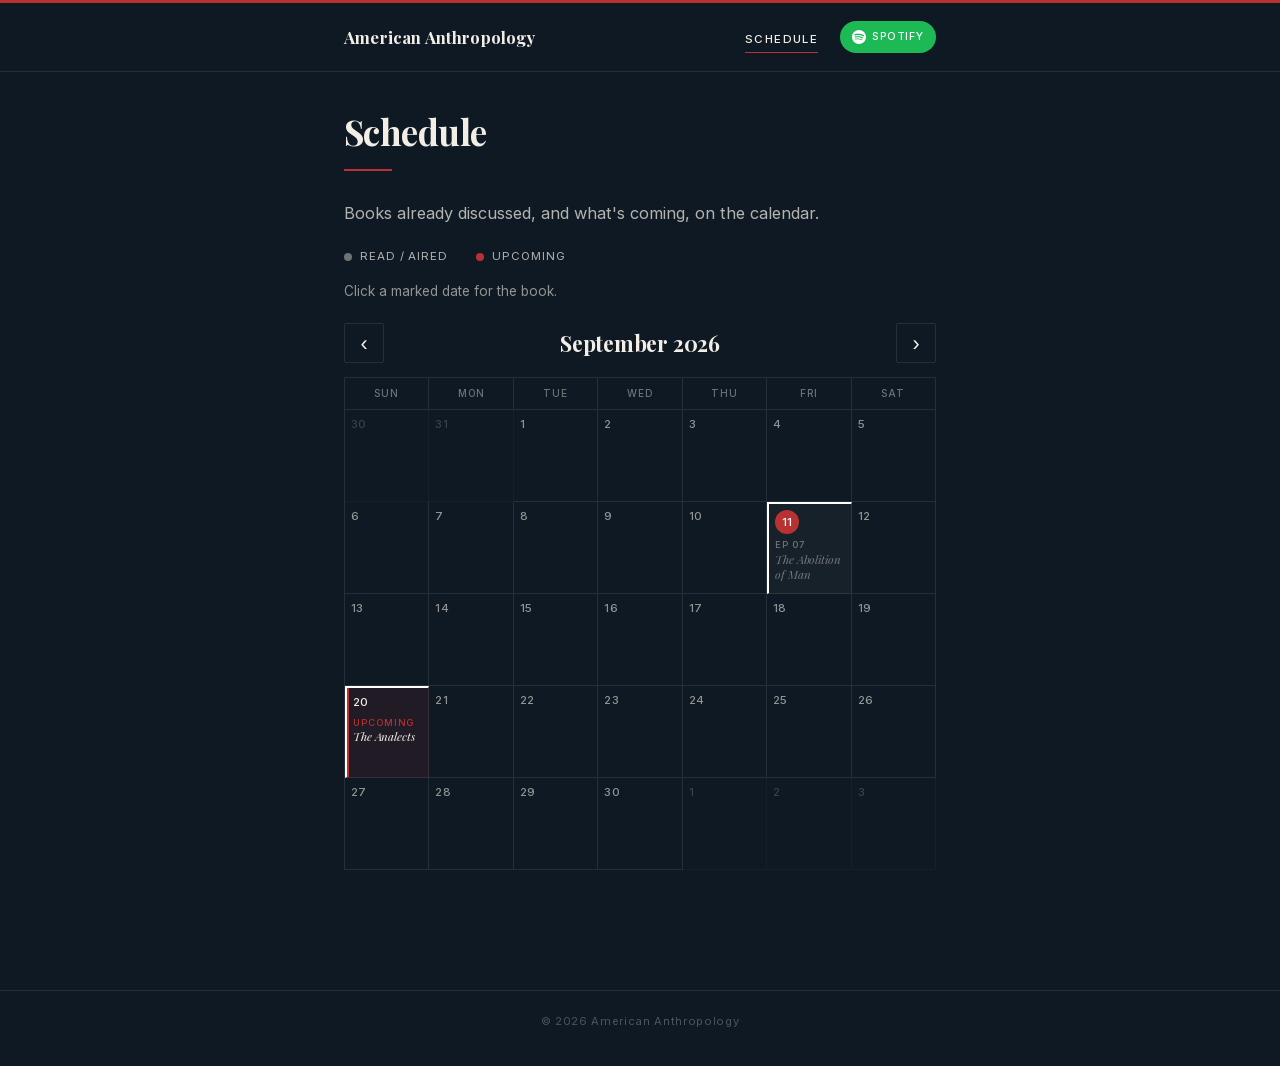
<file: schedule/index.html>
<!DOCTYPE html><!--xiKuGD_SlM9WnGcMmhQEd--><html lang="en" class="__variable_e10f34 __variable_e97de2"><head><meta charSet="utf-8"/><meta name="viewport" content="width=device-width, initial-scale=1"/><link rel="stylesheet" href="/_next/static/css/5cf7033f6159b960.css" data-precedence="next"/><link rel="preload" as="script" fetchPriority="low" href="/_next/static/chunks/webpack-8e03523aaed2e53f.js"/><script src="/_next/static/chunks/4bd1b696-c023c6e3521b1417.js" async=""></script><script src="/_next/static/chunks/255-9d0d2ba8fe9ae3d9.js" async=""></script><script src="/_next/static/chunks/main-app-6a6bb898faec9967.js" async=""></script><script src="/_next/static/chunks/619-ba102abea3e3d0e4.js" async=""></script><script src="/_next/static/chunks/app/layout-15aa53848e29c694.js" async=""></script><script src="/_next/static/chunks/app/schedule/page-26cfd704e1c38417.js" async=""></script><title>Schedule · American Anthropology</title><meta name="description" content="Books already discussed, and what&#x27;s coming, on the calendar."/><meta property="og:title" content="Schedule | American Anthropology"/><meta property="og:description" content="Books already discussed, and what&#x27;s coming, on the calendar."/><meta property="og:image" content="https://www.americananthropologypodcast.com/cover.jpg"/><meta name="twitter:card" content="summary_large_image"/><meta name="twitter:title" content="American Anthropology Podcast"/><meta name="twitter:description" content="Welcome to American Anthropology, a space to grapple with great texts from across time. From Business, Religion, Law, Economics, Geopolitics, Philosophy, and History, JC and Alex (and sometimes friends) bring you texts and conversations that will take you places traditional education would not. Whether you are a first-year student or voracious learner, we hope American Anthropology will become a part of your weekly routine."/><meta name="twitter:image" content="https://www.americananthropologypodcast.com/cover.jpg"/><link rel="icon" href="/favicon.svg" type="image/svg+xml"/><script src="/_next/static/chunks/polyfills-42372ed130431b0a.js" noModule=""></script></head><body><div hidden=""><!--$--><!--/$--></div><a class="skip" href="#content">Skip to content</a><header class="site-header"><div class="wrap nav"><a class="wordmark" href="/">American Anthropology</a><ul class="nav-links"><li><a aria-current="page" href="/schedule/">Schedule</a></li><li><a class="nav-spotify" href="https://open.spotify.com/show/0ja3yKvvsjPRQmJivTur3j" target="_blank" rel="noopener noreferrer"><svg width="14" height="14" viewBox="0 0 24 24" fill="currentColor" aria-hidden="true"><path d="M12 0C5.4 0 0 5.4 0 12s5.4 12 12 12 12-5.4 12-12S18.66 0 12 0zm5.521 17.34c-.24.359-.66.48-1.021.24-2.82-1.74-6.36-2.101-10.561-1.141-.418.122-.779-.179-.899-.539-.12-.421.18-.78.54-.9 4.56-1.021 8.52-.6 11.64 1.32.42.18.479.659.301 1.02zm1.44-3.3c-.301.42-.841.6-1.262.3-3.239-1.98-8.159-2.58-11.939-1.38-.479.12-1.02-.12-1.14-.6-.12-.48.12-1.021.6-1.141C9.6 9.9 15 10.561 18.72 12.84c.361.181.54.78.241 1.2zm.12-3.36C15.24 8.4 8.82 8.16 5.16 9.301c-.6.179-1.2-.181-1.38-.721-.18-.601.18-1.2.72-1.381 4.26-1.26 11.28-1.02 15.721 1.621.539.3.719 1.02.419 1.56-.299.421-1.02.599-1.559.3z"></path></svg>Spotify</a></li></ul></div></header><main id="content"><div class="wrap"><header class="page-intro"><h1>Schedule</h1><hr class="rule"/><p>Books already discussed, and what&#x27;s coming, on the calendar.</p></header><div class="cal-legend" aria-label="Legend"><span class="cal-legend-item"><span class="cal-pip cal-pip--read" aria-hidden="true"></span>Read / aired</span><span class="cal-legend-item"><span class="cal-pip cal-pip--upcoming" aria-hidden="true"></span>Upcoming</span></div><p class="cal-hint">Click a marked date for the book.</p><div class="cal"><div class="cal-nav"><button type="button" class="cal-nav-btn" aria-label="Previous month">‹</button><h2 class="cal-month" aria-live="polite">September 2026</h2><button type="button" class="cal-nav-btn" aria-label="Next month">›</button></div><div class="cal-grid" role="grid" aria-label="Month calendar"><div class="cal-dow" role="columnheader">Sun</div><div class="cal-dow" role="columnheader">Mon</div><div class="cal-dow" role="columnheader">Tue</div><div class="cal-dow" role="columnheader">Wed</div><div class="cal-dow" role="columnheader">Thu</div><div class="cal-dow" role="columnheader">Fri</div><div class="cal-dow" role="columnheader">Sat</div><div class="cal-day cal-day--outside" role="gridcell" aria-label="2026-08-30"><span class="cal-num">30</span></div><div class="cal-day cal-day--outside" role="gridcell" aria-label="2026-08-31"><span class="cal-num">31</span></div><div class="cal-day" role="gridcell" aria-label="2026-09-01"><span class="cal-num">1</span></div><div class="cal-day" role="gridcell" aria-label="2026-09-02"><span class="cal-num">2</span></div><div class="cal-day" role="gridcell" aria-label="2026-09-03"><span class="cal-num">3</span></div><div class="cal-day" role="gridcell" aria-label="2026-09-04"><span class="cal-num">4</span></div><div class="cal-day" role="gridcell" aria-label="2026-09-05"><span class="cal-num">5</span></div><div class="cal-day" role="gridcell" aria-label="2026-09-06"><span class="cal-num">6</span></div><div class="cal-day" role="gridcell" aria-label="2026-09-07"><span class="cal-num">7</span></div><div class="cal-day" role="gridcell" aria-label="2026-09-08"><span class="cal-num">8</span></div><div class="cal-day" role="gridcell" aria-label="2026-09-09"><span class="cal-num">9</span></div><div class="cal-day" role="gridcell" aria-label="2026-09-10"><span class="cal-num">10</span></div><button type="button" class="cal-day cal-day--read cal-day--today cal-day--openable" role="gridcell" aria-label="2026-09-11: The Abolition of Man. Open details." aria-haspopup="dialog"><span class="cal-num">11</span><span class="cal-event cal-event--read"><span class="cal-event-kicker">EP 07</span><span class="cal-event-title">The Abolition of Man</span></span></button><div class="cal-day" role="gridcell" aria-label="2026-09-12"><span class="cal-num">12</span></div><div class="cal-day" role="gridcell" aria-label="2026-09-13"><span class="cal-num">13</span></div><div class="cal-day" role="gridcell" aria-label="2026-09-14"><span class="cal-num">14</span></div><div class="cal-day" role="gridcell" aria-label="2026-09-15"><span class="cal-num">15</span></div><div class="cal-day" role="gridcell" aria-label="2026-09-16"><span class="cal-num">16</span></div><div class="cal-day" role="gridcell" aria-label="2026-09-17"><span class="cal-num">17</span></div><div class="cal-day" role="gridcell" aria-label="2026-09-18"><span class="cal-num">18</span></div><div class="cal-day" role="gridcell" aria-label="2026-09-19"><span class="cal-num">19</span></div><button type="button" class="cal-day cal-day--upcoming cal-day--openable" role="gridcell" aria-label="2026-09-20: The Analects. Open details." aria-haspopup="dialog"><span class="cal-num">20</span><span class="cal-event cal-event--upcoming"><span class="cal-event-kicker">Upcoming</span><span class="cal-event-title">The Analects</span></span></button><div class="cal-day" role="gridcell" aria-label="2026-09-21"><span class="cal-num">21</span></div><div class="cal-day" role="gridcell" aria-label="2026-09-22"><span class="cal-num">22</span></div><div class="cal-day" role="gridcell" aria-label="2026-09-23"><span class="cal-num">23</span></div><div class="cal-day" role="gridcell" aria-label="2026-09-24"><span class="cal-num">24</span></div><div class="cal-day" role="gridcell" aria-label="2026-09-25"><span class="cal-num">25</span></div><div class="cal-day" role="gridcell" aria-label="2026-09-26"><span class="cal-num">26</span></div><div class="cal-day" role="gridcell" aria-label="2026-09-27"><span class="cal-num">27</span></div><div class="cal-day" role="gridcell" aria-label="2026-09-28"><span class="cal-num">28</span></div><div class="cal-day" role="gridcell" aria-label="2026-09-29"><span class="cal-num">29</span></div><div class="cal-day" role="gridcell" aria-label="2026-09-30"><span class="cal-num">30</span></div><div class="cal-day cal-day--outside" role="gridcell" aria-label="2026-10-01"><span class="cal-num">1</span></div><div class="cal-day cal-day--outside" role="gridcell" aria-label="2026-10-02"><span class="cal-num">2</span></div><div class="cal-day cal-day--outside" role="gridcell" aria-label="2026-10-03"><span class="cal-num">3</span></div></div></div></div><!--$--><!--/$--></main><footer class="site-footer"><div class="wrap">© <!-- -->2026<!-- --> <!-- -->American Anthropology</div></footer><script src="/_next/static/chunks/webpack-8e03523aaed2e53f.js" id="_R_" async=""></script><script>(self.__next_f=self.__next_f||[]).push([0])</script><script>self.__next_f.push([1,"1:\"$Sreact.fragment\"\n2:I[4537,[\"619\",\"static/chunks/619-ba102abea3e3d0e4.js\",\"177\",\"static/chunks/app/layout-15aa53848e29c694.js\"],\"Header\"]\n3:I[9766,[],\"\"]\n4:I[8924,[],\"\"]\n5:I[5452,[\"826\",\"static/chunks/app/schedule/page-26cfd704e1c38417.js\"],\"ScheduleCalendar\"]\n8:I[7150,[],\"\"]\n:HL[\"/_next/static/css/5cf7033f6159b960.css\",\"style\"]\n"])</script><script>self.__next_f.push([1,"0:{\"P\":null,\"b\":\"xiKuGD-SlM9WnGcMmhQEd\",\"p\":\"\",\"c\":[\"\",\"schedule\",\"\"],\"i\":false,\"f\":[[[\"\",{\"children\":[\"schedule\",{\"children\":[\"__PAGE__\",{}]}]},\"$undefined\",\"$undefined\",true],[\"\",[\"$\",\"$1\",\"c\",{\"children\":[[[\"$\",\"link\",\"0\",{\"rel\":\"stylesheet\",\"href\":\"/_next/static/css/5cf7033f6159b960.css\",\"precedence\":\"next\",\"crossOrigin\":\"$undefined\",\"nonce\":\"$undefined\"}]],[\"$\",\"html\",null,{\"lang\":\"en\",\"className\":\"__variable_e10f34 __variable_e97de2\",\"children\":[\"$\",\"body\",null,{\"children\":[[\"$\",\"a\",null,{\"className\":\"skip\",\"href\":\"#content\",\"children\":\"Skip to content\"}],[\"$\",\"$L2\",null,{}],[\"$\",\"main\",null,{\"id\":\"content\",\"children\":[\"$\",\"$L3\",null,{\"parallelRouterKey\":\"children\",\"error\":\"$undefined\",\"errorStyles\":\"$undefined\",\"errorScripts\":\"$undefined\",\"template\":[\"$\",\"$L4\",null,{}],\"templateStyles\":\"$undefined\",\"templateScripts\":\"$undefined\",\"notFound\":[[[\"$\",\"title\",null,{\"children\":\"404: This page could not be found.\"}],[\"$\",\"div\",null,{\"style\":{\"fontFamily\":\"system-ui,\\\"Segoe UI\\\",Roboto,Helvetica,Arial,sans-serif,\\\"Apple Color Emoji\\\",\\\"Segoe UI Emoji\\\"\",\"height\":\"100vh\",\"textAlign\":\"center\",\"display\":\"flex\",\"flexDirection\":\"column\",\"alignItems\":\"center\",\"justifyContent\":\"center\"},\"children\":[\"$\",\"div\",null,{\"children\":[[\"$\",\"style\",null,{\"dangerouslySetInnerHTML\":{\"__html\":\"body{color:#000;background:#fff;margin:0}.next-error-h1{border-right:1px solid rgba(0,0,0,.3)}@media (prefers-color-scheme:dark){body{color:#fff;background:#000}.next-error-h1{border-right:1px solid rgba(255,255,255,.3)}}\"}}],[\"$\",\"h1\",null,{\"className\":\"next-error-h1\",\"style\":{\"display\":\"inline-block\",\"margin\":\"0 20px 0 0\",\"padding\":\"0 23px 0 0\",\"fontSize\":24,\"fontWeight\":500,\"verticalAlign\":\"top\",\"lineHeight\":\"49px\"},\"children\":404}],[\"$\",\"div\",null,{\"style\":{\"display\":\"inline-block\"},\"children\":[\"$\",\"h2\",null,{\"style\":{\"fontSize\":14,\"fontWeight\":400,\"lineHeight\":\"49px\",\"margin\":0},\"children\":\"This page could not be found.\"}]}]]}]}]],[]],\"forbidden\":\"$undefined\",\"unauthorized\":\"$undefined\"}]}],[\"$\",\"footer\",null,{\"className\":\"site-footer\",\"children\":[\"$\",\"div\",null,{\"className\":\"wrap\",\"children\":[\"© \",2026,\" \",\"American Anthropology\"]}]}]]}]}]]}],{\"children\":[\"schedule\",[\"$\",\"$1\",\"c\",{\"children\":[null,[\"$\",\"$L3\",null,{\"parallelRouterKey\":\"children\",\"error\":\"$undefined\",\"errorStyles\":\"$undefined\",\"errorScripts\":\"$undefined\",\"template\":[\"$\",\"$L4\",null,{}],\"templateStyles\":\"$undefined\",\"templateScripts\":\"$undefined\",\"notFound\":\"$undefined\",\"forbidden\":\"$undefined\",\"unauthorized\":\"$undefined\"}]]}],{\"children\":[\"__PAGE__\",[\"$\",\"$1\",\"c\",{\"children\":[[\"$\",\"div\",null,{\"className\":\"wrap\",\"children\":[[\"$\",\"header\",null,{\"className\":\"page-intro\",\"children\":[[\"$\",\"h1\",null,{\"children\":\"Schedule\"}],[\"$\",\"hr\",null,{\"className\":\"rule\"}],[\"$\",\"p\",null,{\"children\":\"Books already discussed, and what's coming, on the calendar.\"}]]}],[\"$\",\"div\",null,{\"className\":\"cal-legend\",\"aria-label\":\"Legend\",\"children\":[[\"$\",\"span\",null,{\"className\":\"cal-legend-item\",\"children\":[[\"$\",\"span\",null,{\"className\":\"cal-pip cal-pip--read\",\"aria-hidden\":\"true\"}],\"Read / aired\"]}],[\"$\",\"span\",null,{\"className\":\"cal-legend-item\",\"children\":[[\"$\",\"span\",null,{\"className\":\"cal-pip cal-pip--upcoming\",\"aria-hidden\":\"true\"}],\"Upcoming\"]}]]}],[\"$\",\"p\",null,{\"className\":\"cal-hint\",\"children\":\"Click a marked date for the book.\"}],[\"$\",\"$L5\",null,{\"events\":[{\"date\":\"2026-05-17\",\"kind\":\"read\",\"title\":\"Basic Economics\",\"author\":\"Thomas Sowell\",\"episodeNumber\":1,\"spotifyUrl\":\"https://open.spotify.com/episode/7cXwIbjrVmqe0l0ZHxL6SY\",\"blurb\":\"Why scarcity is a law of nature, prices are messengers not exploitation, and every government \\\"fix\\\" comes with a hidden cost.\",\"published\":\"2000\"},{\"date\":\"2026-05-28\",\"kind\":\"read\",\"title\":\"The Turning Point\",\"author\":\"Nikolai Shmelev \u0026 Vladimir Popov\",\"episodeNumber\":2,\"spotifyUrl\":\"https://open.spotify.com/episode/6vLVqFpboDoC9aOdbssXUT\",\"blurb\":\"An insider autopsy of the Soviet command system, exposing the structural shortages, black holes of waste, and why central planning inevitably collapses.\",\"published\":\"1989\"},{\"date\":\"2026-06-07\",\"kind\":\"read\",\"title\":\"The Rise of the West (Part 1)\",\"author\":\"William H. McNeill\",\"episodeNumber\":3,\"spotifyUrl\":\"https://open.spotify.com/episode/3oeG8QXjh3OjQVoKhUrZ8f\",\"blurb\":\"How geography dictates the political centralization of a society, why cheap iron democratized warfare, and how the Silk Road integrated human history into a single interactive community.\",\"published\":\"1963\"},{\"date\":\"2026-07-02\",\"kind\":\"read\",\"title\":\"The Rise of the West (Part 2)\",\"author\":\"William H. McNeill\",\"episodeNumber\":4,\"spotifyUrl\":\"https://open.spotify.com/episode/2hB54VnnccOmeEwaDDAzqJ\",\"blurb\":\"The second half of McNeill's Rise of the West -- JC and Alex pick up the argument after Part 1.\",\"published\":\"1963\"},{\"date\":\"2026-08-17\",\"kind\":\"read\",\"title\":\"Plato's Republic\",\"author\":\"Plato\",\"episodeNumber\":5,\"spotifyUrl\":\"https://open.spotify.com/episode/3uFRSaFAXOyxeFTuiWHaS7\",\"blurb\":\"Justice in the city and in the soul -- the cave, the philosopher-king, and why the oldest argument about who should rule still refuses to stay in the past.\",\"published\":\"c. 375 BC\"},{\"date\":\"2026-08-27\",\"kind\":\"read\",\"title\":\"Abundance\",\"author\":\"Ezra Klein \u0026 Derek Thompson\",\"episodeNumber\":6,\"spotifyUrl\":\"https://open.spotify.com/episode/3nHAQCKekNUxc2hPDv6R6r\",\"blurb\":\"JC and Josh discuss Ezra Klein and Derek Thompson's Abundance\",\"published\":\"2025\"},{\"date\":\"2026-09-11\",\"kind\":\"read\",\"title\":\"The Abolition of Man\",\"author\":\"C.S. Lewis\",\"episodeNumber\":7,\"spotifyUrl\":\"https://open.spotify.com/episode/1bFFWxKxeyEE1wgKHpevZt\",\"blurb\":\"Alex and JC discuss C.S. Lewis's The Abolition of Man\",\"published\":\"1943\"},{\"date\":\"2026-09-20\",\"title\":\"The Analects\",\"author\":\"Confucius (Edward Slingerland translation)\",\"published\":\"c. 5th century BC\",\"note\":\"JC and Alex\",\"blurb\":\"Ritual, family, and how a person should rule and be ruled.\",\"kind\":\"upcoming\"},{\"date\":\"2026-10-04\",\"title\":\"The Prize\",\"author\":\"Daniel Yergin\",\"published\":\"1991\",\"blurb\":\"The epic of oil, money, and power that still sits under modern geopolitics.\",\"kind\":\"upcoming\"},{\"date\":\"2026-10-18\",\"title\":\"The Archaeology of Athens\",\"author\":\"John M. Camp\",\"published\":\"2001\",\"note\":\"visit Athens, Acropolis and Agora\",\"blurb\":\"A site-by-site tour of the monuments, written by the excavator of the Agora.\",\"kind\":\"upcoming\"},{\"date\":\"2026-11-01\",\"title\":\"Nicomachean Ethics\",\"author\":\"Aristotle\",\"published\":\"c. 350 BC\",\"blurb\":\"What is a good life, and how do virtue, habit, and the mean get you there.\",\"kind\":\"upcoming\"}]}]]}],null,\"$L6\"]}],{},null,false]},null,false]},null,false],\"$L7\",false]],\"m\":\"$undefined\",\"G\":[\"$8\",[]],\"s\":false,\"S\":true}\n"])</script><script>self.__next_f.push([1,"9:I[4431,[],\"OutletBoundary\"]\nb:I[5278,[],\"AsyncMetadataOutlet\"]\nd:I[4431,[],\"ViewportBoundary\"]\nf:I[4431,[],\"MetadataBoundary\"]\n10:\"$Sreact.suspense\"\n6:[\"$\",\"$L9\",null,{\"children\":[\"$La\",[\"$\",\"$Lb\",null,{\"promise\":\"$@c\"}]]}]\n7:[\"$\",\"$1\",\"h\",{\"children\":[null,[[\"$\",\"$Ld\",null,{\"children\":\"$Le\"}],null],[\"$\",\"$Lf\",null,{\"children\":[\"$\",\"div\",null,{\"hidden\":true,\"children\":[\"$\",\"$10\",null,{\"fallback\":null,\"children\":\"$L11\"}]}]}]]}]\n"])</script><script>self.__next_f.push([1,"e:[[\"$\",\"meta\",\"0\",{\"charSet\":\"utf-8\"}],[\"$\",\"meta\",\"1\",{\"name\":\"viewport\",\"content\":\"width=device-width, initial-scale=1\"}]]\na:null\n"])</script><script>self.__next_f.push([1,"12:I[622,[],\"IconMark\"]\n"])</script><script>self.__next_f.push([1,"c:{\"metadata\":[[\"$\",\"title\",\"0\",{\"children\":\"Schedule · American Anthropology\"}],[\"$\",\"meta\",\"1\",{\"name\":\"description\",\"content\":\"Books already discussed, and what's coming, on the calendar.\"}],[\"$\",\"meta\",\"2\",{\"property\":\"og:title\",\"content\":\"Schedule | American Anthropology\"}],[\"$\",\"meta\",\"3\",{\"property\":\"og:description\",\"content\":\"Books already discussed, and what's coming, on the calendar.\"}],[\"$\",\"meta\",\"4\",{\"property\":\"og:image\",\"content\":\"https://www.americananthropologypodcast.com/cover.jpg\"}],[\"$\",\"meta\",\"5\",{\"name\":\"twitter:card\",\"content\":\"summary_large_image\"}],[\"$\",\"meta\",\"6\",{\"name\":\"twitter:title\",\"content\":\"American Anthropology Podcast\"}],[\"$\",\"meta\",\"7\",{\"name\":\"twitter:description\",\"content\":\"Welcome to American Anthropology, a space to grapple with great texts from across time. From Business, Religion, Law, Economics, Geopolitics, Philosophy, and History, JC and Alex (and sometimes friends) bring you texts and conversations that will take you places traditional education would not. Whether you are a first-year student or voracious learner, we hope American Anthropology will become a part of your weekly routine.\"}],[\"$\",\"meta\",\"8\",{\"name\":\"twitter:image\",\"content\":\"https://www.americananthropologypodcast.com/cover.jpg\"}],[\"$\",\"link\",\"9\",{\"rel\":\"icon\",\"href\":\"/favicon.svg\",\"type\":\"image/svg+xml\"}],[\"$\",\"$L12\",\"10\",{}]],\"error\":null,\"digest\":\"$undefined\"}\n"])</script><script>self.__next_f.push([1,"11:\"$c:metadata\"\n"])</script></body></html>
</file>
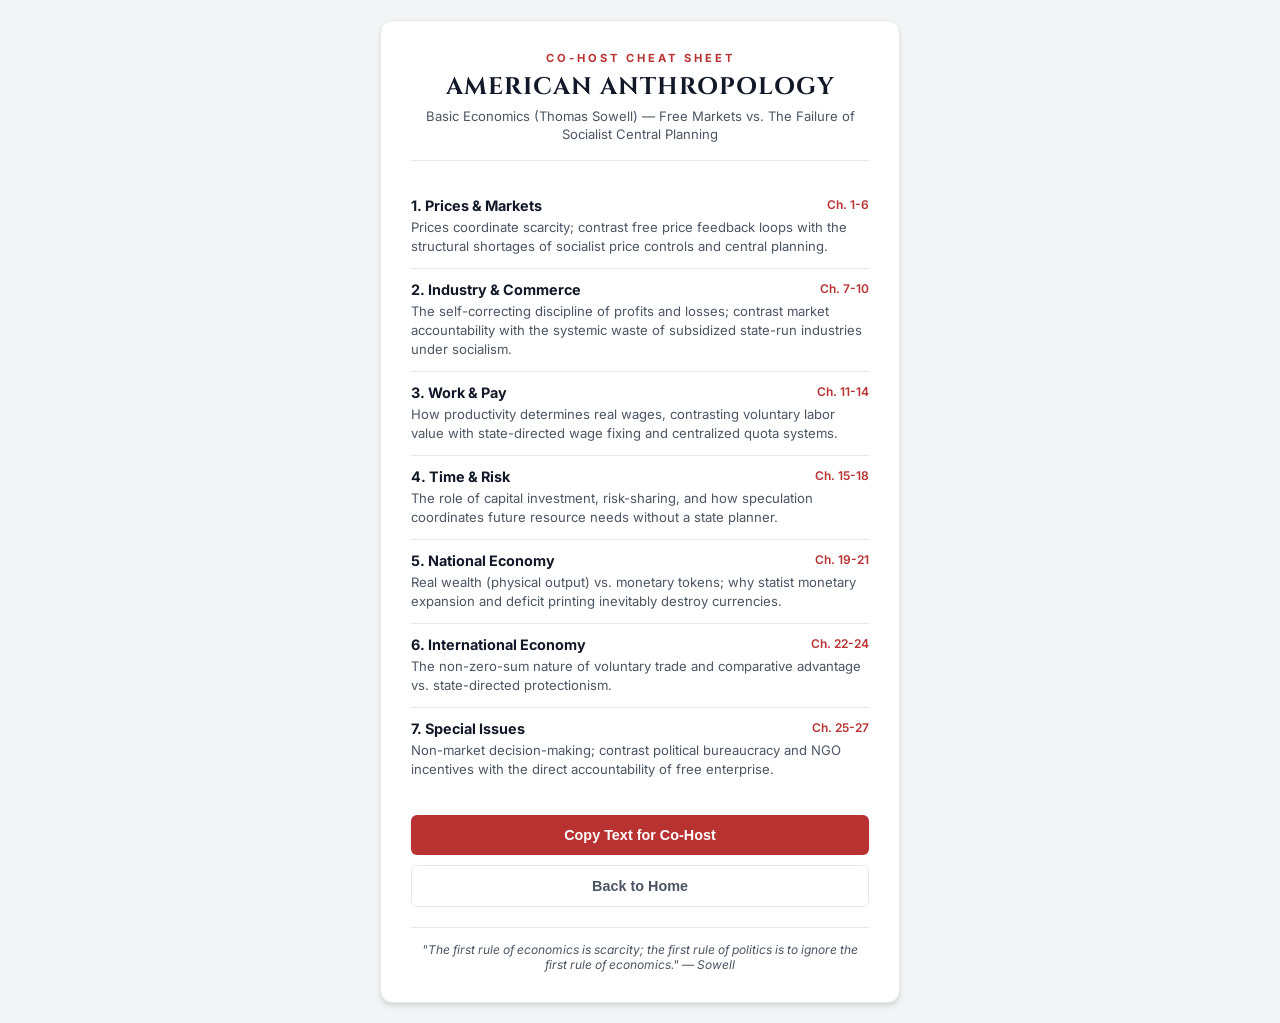
<file: agendas/alex_adgenda_ep01.html>
<!DOCTYPE html>
<html lang="en">
<head>
    <meta charset="UTF-8">
    <meta name="viewport" content="width=device-width, initial-scale=1.0">
    <title>Episode 1 Cheat Sheet — American Anthropology</title>
    <link rel="icon" type="image/svg+xml" href="data:image/svg+xml,%3Csvg xmlns='http://www.w3.org/2000/svg' viewBox='0 0 32 32'%3E%3Crect width='32' height='32' rx='6' fill='%231f2937'/%3E%3Cpath d='M8 7 C8 7 9 6 16 6 C23 6 24 7 24 7 L24 24 C24 24 23 23 16 23 C9 23 8 24 8 24 Z' fill='none' stroke='white' stroke-width='1.5'/%3E%3Cline x1='16' y1='6' x2='16' y2='23' stroke='white' stroke-width='1'/%3E%3Cline x1='7' y1='26' x2='25' y2='26' stroke='%23b83232' stroke-width='1.5' stroke-linecap='round'/%3E%3C/svg%3E">
    <link rel="preconnect" href="https://fonts.googleapis.com">
    <link rel="preconnect" href="https://fonts.gstatic.com" crossorigin>
    <link href="https://fonts.googleapis.com/css2?family=Cinzel:wght@700&family=Inter:wght@400;500;600;700&display=swap" rel="stylesheet">
    <style>
        :root {
            --bg-body: #f3f4f6;
            --bg-card: #ffffff;
            --accent: #b83232;
            --accent-hover: #9c2727;
            --text-primary: #111827;
            --text-secondary: #4b5563;
            --border: #e5e7eb;
            --font-display: 'Cinzel', serif;
            --font-body: 'Inter', sans-serif;
        }

        * {
            margin: 0;
            padding: 0;
            box-sizing: border-box;
        }

        body {
            font-family: var(--font-body);
            background-color: var(--bg-body);
            color: var(--text-primary);
            min-height: 100vh;
            display: flex;
            flex-direction: column;
            align-items: center;
            justify-content: center;
            padding: 20px;
        }

        .card {
            width: 100%;
            max-width: 520px;
            background: var(--bg-card);
            border: 1px solid var(--border);
            border-radius: 12px;
            padding: 30px;
            box-shadow: 0 4px 6px -1px rgba(0, 0, 0, 0.1), 0 2px 4px -1px rgba(0, 0, 0, 0.06);
        }

        header {
            text-align: center;
            margin-bottom: 24px;
            border-bottom: 1px solid var(--border);
            padding-bottom: 16px;
        }

        .eyebrow {
            font-size: 0.7rem;
            letter-spacing: 3px;
            text-transform: uppercase;
            color: var(--accent);
            margin-bottom: 6px;
            font-weight: 700;
        }

        h1 {
            font-family: var(--font-display);
            font-size: 1.5rem;
            letter-spacing: 1px;
            color: var(--text-primary);
        }

        .subtitle {
            font-size: 0.82rem;
            color: var(--text-secondary);
            margin-top: 4px;
            line-height: 1.4;
        }

        .list {
            margin-bottom: 24px;
        }

        .item {
            padding: 12px 0;
            border-bottom: 1px solid var(--border);
        }

        .item:last-child {
            border-bottom: none;
        }

        .title {
            font-size: 0.9rem;
            font-weight: 700;
            margin-bottom: 4px;
            display: flex;
            justify-content: space-between;
        }

        .title span:first-child {
            color: var(--text-primary);
        }

        .title span:last-child {
            color: var(--accent);
            font-size: 0.75rem;
            font-weight: 600;
        }

        .desc {
            font-size: 0.82rem;
            color: var(--text-secondary);
            line-height: 1.45;
        }

        .actions {
            display: flex;
            flex-direction: column;
            gap: 10px;
        }

        .btn {
            background: var(--accent);
            color: white;
            border: none;
            padding: 12px;
            border-radius: 6px;
            cursor: pointer;
            font-size: 0.9rem;
            font-weight: 600;
            transition: background 0.15s;
            width: 100%;
        }

        .btn:hover {
            background: var(--accent-hover);
        }

        .btn-outline {
            background: transparent;
            border: 1px solid var(--border);
            color: var(--text-secondary);
        }

        .btn-outline:hover {
            background: #f9fafb;
            color: var(--text-primary);
        }

        .footer-note {
            font-size: 0.75rem;
            color: var(--text-secondary);
            margin-top: 20px;
            font-style: italic;
            text-align: center;
            border-top: 1px solid var(--border);
            padding-top: 14px;
        }
    </style>
</head>
<body>

    <div class="card">
        <header>
            <div class="eyebrow">CO-HOST CHEAT SHEET</div>
            <h1>AMERICAN ANTHROPOLOGY</h1>
            <div class="subtitle">Basic Economics (Thomas Sowell) &mdash; Free Markets vs. The Failure of Socialist Central Planning</div>
        </header>

        <div class="list">
            <div class="item">
                <div class="title"><span>1. Prices & Markets</span> <span>Ch. 1-6</span></div>
                <div class="desc">Prices coordinate scarcity; contrast free price feedback loops with the structural shortages of socialist price controls and central planning.</div>
            </div>
            <div class="item">
                <div class="title"><span>2. Industry & Commerce</span> <span>Ch. 7-10</span></div>
                <div class="desc">The self-correcting discipline of profits and losses; contrast market accountability with the systemic waste of subsidized state-run industries under socialism.</div>
            </div>
            <div class="item">
                <div class="title"><span>3. Work & Pay</span> <span>Ch. 11-14</span></div>
                <div class="desc">How productivity determines real wages, contrasting voluntary labor value with state-directed wage fixing and centralized quota systems.</div>
            </div>
            <div class="item">
                <div class="title"><span>4. Time & Risk</span> <span>Ch. 15-18</span></div>
                <div class="desc">The role of capital investment, risk-sharing, and how speculation coordinates future resource needs without a state planner.</div>
            </div>
            <div class="item">
                <div class="title"><span>5. National Economy</span> <span>Ch. 19-21</span></div>
                <div class="desc">Real wealth (physical output) vs. monetary tokens; why statist monetary expansion and deficit printing inevitably destroy currencies.</div>
            </div>
            <div class="item">
                <div class="title"><span>6. International Economy</span> <span>Ch. 22-24</span></div>
                <div class="desc">The non-zero-sum nature of voluntary trade and comparative advantage vs. state-directed protectionism.</div>
            </div>
            <div class="item">
                <div class="title"><span>7. Special Issues</span> <span>Ch. 25-27</span></div>
                <div class="desc">Non-market decision-making; contrast political bureaucracy and NGO incentives with the direct accountability of free enterprise.</div>
            </div>
        </div>

        <div class="actions">
            <button class="btn" id="copy-btn">Copy Text for Co-Host</button>
            <button class="btn btn-outline" onclick="window.location.href='../index.html'">Back to Home</button>
        </div>

        <div class="footer-note">
            "The first rule of economics is scarcity; the first rule of politics is to ignore the first rule of economics." — Sowell
        </div>
    </div>

    <script>
        const agendaText = `# 🎙️ American Anthropology — Ep. 1: Thomas Sowell's "Basic Economics"
**Co-Host Cheat Sheet** | **Lens:** Free Markets vs. The Failure of Socialist Central Planning

Hey man! Here is the quick discussion guide for our premiere episode. We are using the book's exact 7 parts as our conversation rails:

1. **Prices & Markets (Ch. 1-6)**: Prices coordinate scarcity; contrast free price feedback loops with the structural shortages of socialist price controls and central planning.
2. **Industry & Commerce (Ch. 7-10)**: The self-correcting discipline of profits and losses; contrast market accountability with the systemic waste of subsidized state-run industries under socialism.
3. **Work & Pay (Ch. 11-14)**: How productivity determines real wages, contrasting voluntary labor value with state-directed wage fixing and centralized quota systems.
4. **Time & Risk (Ch. 15-18)**: The role of capital investment, risk-sharing, and how speculation coordinates future resource needs without a state planner.
5. **The National Economy (Ch. 19-21)**: Real wealth (physical output) vs. monetary tokens; why statist monetary expansion and deficit printing inevitably destroy currencies.
6. **The International Economy (Ch. 22-24)**: The non-zero-sum nature of voluntary trade and comparative advantage vs. state-directed protectionism.
7. **Special Issues (Ch. 25-27)**: Non-market decision-making; contrast political bureaucracy and NGO incentives with the direct accountability of free enterprise.

"The first rule of economics is scarcity; the first rule of politics is to ignore the first rule of economics." — Sowell`;

        document.getElementById('copy-btn').addEventListener('click', () => {
            navigator.clipboard.writeText(agendaText).then(() => {
                const btn = document.getElementById('copy-btn');
                btn.textContent = 'Copied to Clipboard! ✓';
                btn.style.background = '#10b981';
                setTimeout(() => {
                    btn.textContent = 'Copy Text for Co-Host';
                    btn.style.background = '#b83232';
                }, 2000);
            });
        });
    </script>

</body>
</html>
</file>
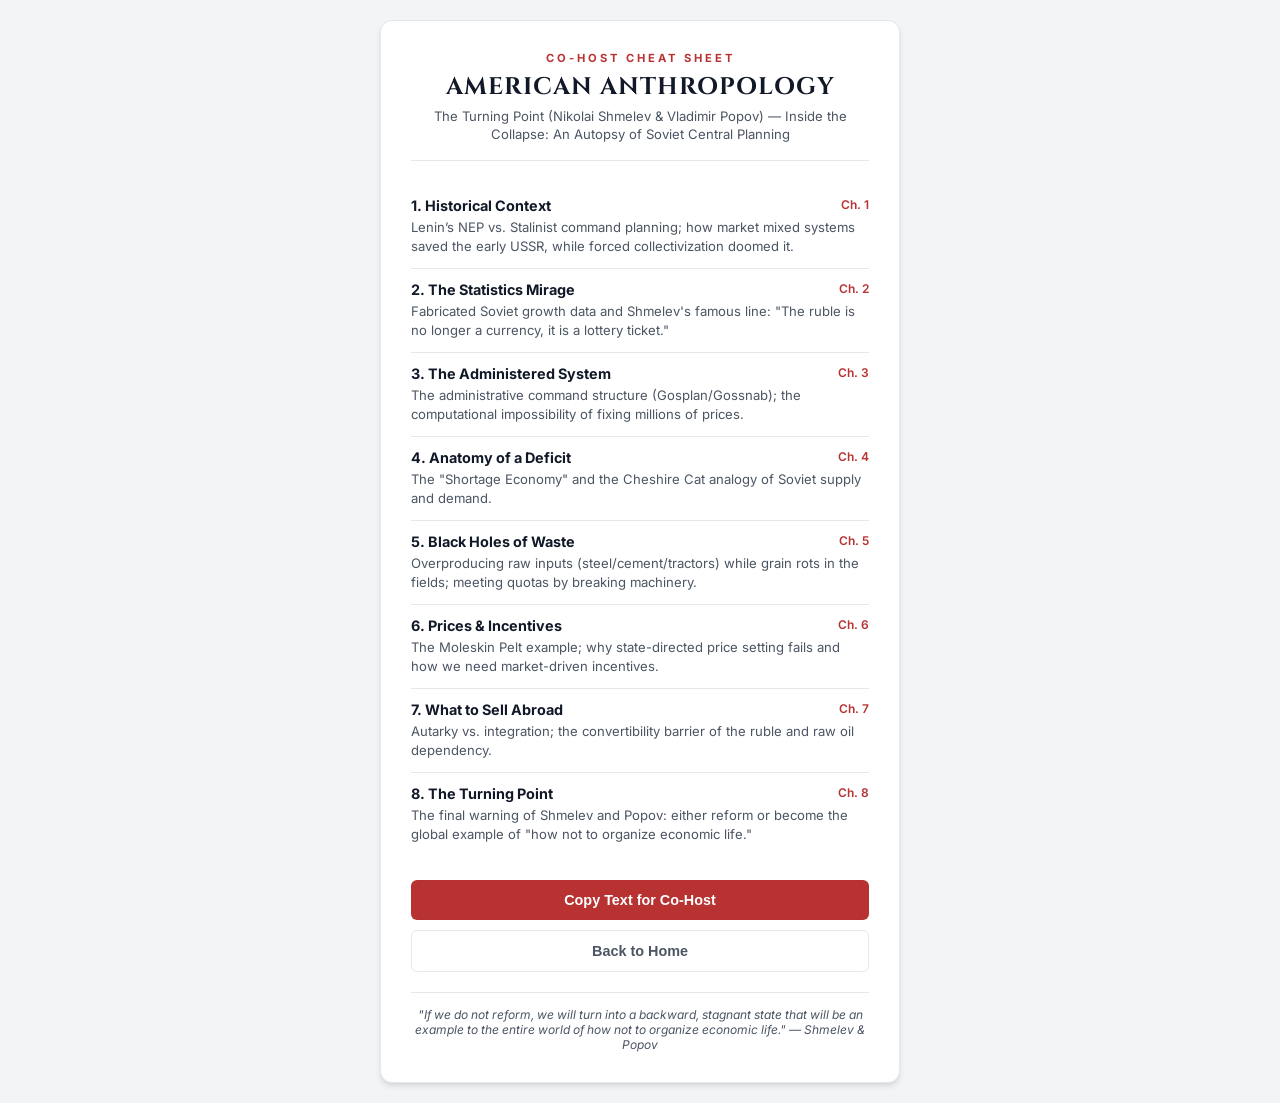
<file: agendas/alex_adgenda_ep02.html>
<!DOCTYPE html>
<html lang="en">
<head>
    <meta charset="UTF-8">
    <meta name="viewport" content="width=device-width, initial-scale=1.0">
    <title>Episode 2 Cheat Sheet — American Anthropology</title>
    <link rel="icon" type="image/svg+xml" href="data:image/svg+xml,%3Csvg xmlns='http://www.w3.org/2000/svg' viewBox='0 0 32 32'%3E%3Crect width='32' height='32' rx='6' fill='%231f2937'/%3E%3Cpath d='M8 7 C8 7 9 6 16 6 C23 6 24 7 24 7 L24 24 C24 24 23 23 16 23 C9 23 8 24 8 24 Z' fill='none' stroke='white' stroke-width='1.5'/%3E%3Cline x1='16' y1='6' x2='16' y2='23' stroke='white' stroke-width='1'/%3E%3Cline x1='7' y1='26' x2='25' y2='26' stroke='%23b83232' stroke-width='1.5' stroke-linecap='round'/%3E%3C/svg%3E">
    <link rel="preconnect" href="https://fonts.googleapis.com">
    <link rel="preconnect" href="https://fonts.gstatic.com" crossorigin>
    <link href="https://fonts.googleapis.com/css2?family=Cinzel:wght@700&family=Inter:wght@400;500;600;700&display=swap" rel="stylesheet">
    <style>
        :root {
            --bg-body: #f3f4f6;
            --bg-card: #ffffff;
            --accent: #b83232;
            --accent-hover: #9c2727;
            --text-primary: #111827;
            --text-secondary: #4b5563;
            --border: #e5e7eb;
            --font-display: 'Cinzel', serif;
            --font-body: 'Inter', sans-serif;
        }

        * {
            margin: 0;
            padding: 0;
            box-sizing: border-box;
        }

        body {
            font-family: var(--font-body);
            background-color: var(--bg-body);
            color: var(--text-primary);
            min-height: 100vh;
            display: flex;
            flex-direction: column;
            align-items: center;
            justify-content: center;
            padding: 20px;
        }

        .card {
            width: 100%;
            max-width: 520px;
            background: var(--bg-card);
            border: 1px solid var(--border);
            border-radius: 12px;
            padding: 30px;
            box-shadow: 0 4px 6px -1px rgba(0, 0, 0, 0.1), 0 2px 4px -1px rgba(0, 0, 0, 0.06);
        }

        header {
            text-align: center;
            margin-bottom: 24px;
            border-bottom: 1px solid var(--border);
            padding-bottom: 16px;
        }

        .eyebrow {
            font-size: 0.7rem;
            letter-spacing: 3px;
            text-transform: uppercase;
            color: var(--accent);
            margin-bottom: 6px;
            font-weight: 700;
        }

        h1 {
            font-family: var(--font-display);
            font-size: 1.5rem;
            letter-spacing: 1px;
            color: var(--text-primary);
        }

        .subtitle {
            font-size: 0.82rem;
            color: var(--text-secondary);
            margin-top: 4px;
            line-height: 1.4;
        }

        .list {
            margin-bottom: 24px;
        }

        .item {
            padding: 12px 0;
            border-bottom: 1px solid var(--border);
        }

        .item:last-child {
            border-bottom: none;
        }

        .title {
            font-size: 0.9rem;
            font-weight: 700;
            margin-bottom: 4px;
            display: flex;
            justify-content: space-between;
        }

        .title span:first-child {
            color: var(--text-primary);
        }

        .title span:last-child {
            color: var(--accent);
            font-size: 0.75rem;
            font-weight: 600;
        }

        .desc {
            font-size: 0.82rem;
            color: var(--text-secondary);
            line-height: 1.45;
        }

        .actions {
            display: flex;
            flex-direction: column;
            gap: 10px;
        }

        .btn {
            background: var(--accent);
            color: white;
            border: none;
            padding: 12px;
            border-radius: 6px;
            cursor: pointer;
            font-size: 0.9rem;
            font-weight: 600;
            transition: background 0.15s;
            width: 100%;
        }

        .btn:hover {
            background: var(--accent-hover);
        }

        .btn-outline {
            background: transparent;
            border: 1px solid var(--border);
            color: var(--text-secondary);
        }

        .btn-outline:hover {
            background: #f9fafb;
            color: var(--text-primary);
        }

        .footer-note {
            font-size: 0.75rem;
            color: var(--text-secondary);
            margin-top: 20px;
            font-style: italic;
            text-align: center;
            border-top: 1px solid var(--border);
            padding-top: 14px;
        }
    </style>
</head>
<body>

    <div class="card">
        <header>
            <div class="eyebrow">CO-HOST CHEAT SHEET</div>
            <h1>AMERICAN ANTHROPOLOGY</h1>
            <div class="subtitle">The Turning Point (Nikolai Shmelev & Vladimir Popov) &mdash; Inside the Collapse: An Autopsy of Soviet Central Planning</div>
        </header>

        <div class="list">
            <div class="item">
                <div class="title"><span>1. Historical Context</span> <span>Ch. 1</span></div>
                <div class="desc">Lenin’s NEP vs. Stalinist command planning; how market mixed systems saved the early USSR, while forced collectivization doomed it.</div>
            </div>
            <div class="item">
                <div class="title"><span>2. The Statistics Mirage</span> <span>Ch. 2</span></div>
                <div class="desc">Fabricated Soviet growth data and Shmelev's famous line: "The ruble is no longer a currency, it is a lottery ticket."</div>
            </div>
            <div class="item">
                <div class="title"><span>3. The Administered System</span> <span>Ch. 3</span></div>
                <div class="desc">The administrative command structure (Gosplan/Gossnab); the computational impossibility of fixing millions of prices.</div>
            </div>
            <div class="item">
                <div class="title"><span>4. Anatomy of a Deficit</span> <span>Ch. 4</span></div>
                <div class="desc">The "Shortage Economy" and the Cheshire Cat analogy of Soviet supply and demand.</div>
            </div>
            <div class="item">
                <div class="title"><span>5. Black Holes of Waste</span> <span>Ch. 5</span></div>
                <div class="desc">Overproducing raw inputs (steel/cement/tractors) while grain rots in the fields; meeting quotas by breaking machinery.</div>
            </div>
            <div class="item">
                <div class="title"><span>6. Prices & Incentives</span> <span>Ch. 6</span></div>
                <div class="desc">The Moleskin Pelt example; why state-directed price setting fails and how we need market-driven incentives.</div>
            </div>
            <div class="item">
                <div class="title"><span>7. What to Sell Abroad</span> <span>Ch. 7</span></div>
                <div class="desc">Autarky vs. integration; the convertibility barrier of the ruble and raw oil dependency.</div>
            </div>
            <div class="item">
                <div class="title"><span>8. The Turning Point</span> <span>Ch. 8</span></div>
                <div class="desc">The final warning of Shmelev and Popov: either reform or become the global example of "how not to organize economic life."</div>
            </div>
        </div>

        <div class="actions">
            <button class="btn" id="copy-btn">Copy Text for Co-Host</button>
            <button class="btn btn-outline" onclick="window.location.href='../index.html'">Back to Home</button>
        </div>

        <div class="footer-note">
            "If we do not reform, we will turn into a backward, stagnant state that will be an example to the entire world of how not to organize economic life." — Shmelev & Popov
        </div>
    </div>

    <script>
        const agendaText = `# 🎙️ American Anthropology — Ep. 2: Shmelev & Popov's "The Turning Point"
**Co-Host Cheat Sheet** | **Lens:** Inside the Collapse: An Autopsy of Soviet Central Planning

Hey man! Here is the quick discussion guide for Episode 2. We are using the book's 8 chapters as our conversation rails to break down the collapse of the Soviet economy from the perspective of two reformist Soviet economists in 1989:

1. **Historical Context (Ch. 1)**: Lenin’s NEP vs. Stalinist command planning; how market mixed systems saved the early USSR, while forced collectivization doomed it.
2. **The Statistics Mirage (Ch. 2)**: Fabricated Soviet growth data and Shmelev's famous line: "The ruble is no longer a currency, it is a lottery ticket."
3. **The Administered System (Ch. 3)**: The administrative command structure (Gosplan/Gossnab); the computational impossibility of fixing millions of prices.
4. **Anatomy of a Deficit (Ch. 4)**: The "Shortage Economy" and the Cheshire Cat analogy of Soviet supply and demand.
5. **Black Holes of Waste (Ch. 5)**: Overproducing raw inputs (steel/cement/tractors) while grain rots in the fields; meeting quotas by breaking machinery.
6. **Prices & Incentives (Ch. 6)**: The Moleskin Pelt example; why state-directed price setting fails and how we need market-driven incentives.
7. **What to Sell Abroad (Ch. 7)**: Autarky vs. integration; the convertibility barrier of the ruble and raw oil dependency.
8. **The Turning Point (Ch. 8)**: The final warning of Shmelev and Popov: either reform or become the global example of "how not to organize economic life."

"If we do not reform, we will turn into a backward, stagnant state that will be an example to the entire world of how not to organize economic life." — Shmelev & Popov`;

        document.getElementById('copy-btn').addEventListener('click', () => {
            navigator.clipboard.writeText(agendaText).then(() => {
                const btn = document.getElementById('copy-btn');
                btn.textContent = 'Copied to Clipboard! ✓';
                btn.style.background = '#10b981';
                setTimeout(() => {
                    btn.textContent = 'Copy Text for Co-Host';
                    btn.style.background = '#b83232';
                }, 2000);
            });
        });
    </script>

</body>
</html>
</file>
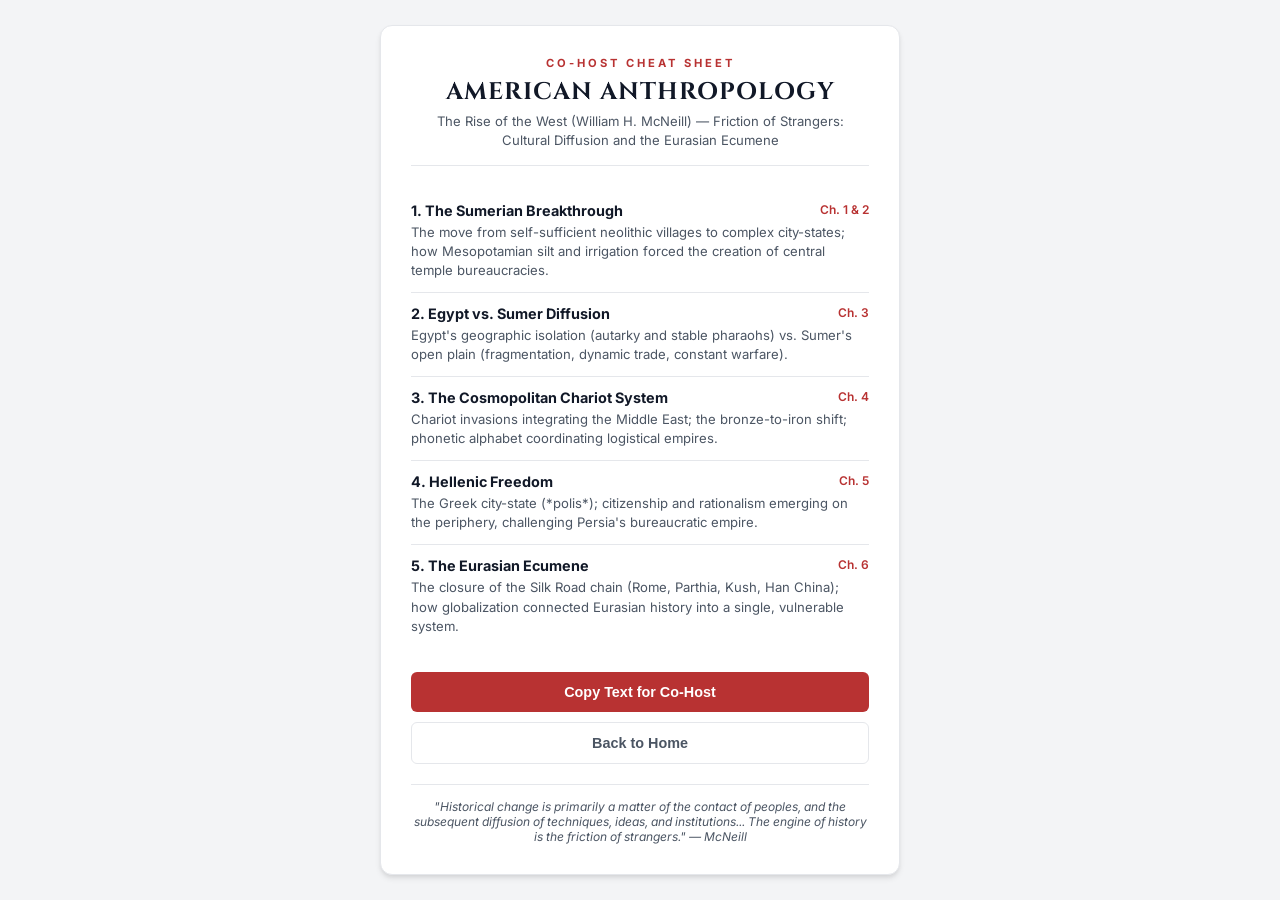
<file: agendas/alex_adgenda_ep03.html>
<!DOCTYPE html>
<html lang="en">
<head>
    <meta charset="UTF-8">
    <meta name="viewport" content="width=device-width, initial-scale=1.0">
    <title>Episode 3 Cheat Sheet — American Anthropology</title>
    <link rel="icon" type="image/svg+xml" href="data:image/svg+xml,%3Csvg xmlns='http://www.w3.org/2000/svg' viewBox='0 0 32 32'%3E%3Crect width='32' height='32' rx='6' fill='%231f2937'/%3E%3Cpath d='M8 7 C8 7 9 6 16 6 C23 6 24 7 24 7 L24 24 C24 24 23 23 16 23 C9 23 8 24 8 24 Z' fill='none' stroke='white' stroke-width='1.5'/%3E%3Cline x1='16' y1='6' x2='16' y2='23' stroke='white' stroke-width='1'/%3E%3Cline x1='7' y1='26' x2='25' y2='26' stroke='%23b83232' stroke-width='1.5' stroke-linecap='round'/%3E%3C/svg%3E">
    <link rel="preconnect" href="https://fonts.googleapis.com">
    <link rel="preconnect" href="https://fonts.gstatic.com" crossorigin>
    <link href="https://fonts.googleapis.com/css2?family=Cinzel:wght@700&family=Inter:wght@400;500;600;700&display=swap" rel="stylesheet">
    <style>
        :root {
            --bg-body: #f3f4f6;
            --bg-card: #ffffff;
            --accent: #b83232;
            --accent-hover: #9c2727;
            --text-primary: #111827;
            --text-secondary: #4b5563;
            --border: #e5e7eb;
            --font-display: 'Cinzel', serif;
            --font-body: 'Inter', sans-serif;
        }

        * {
            margin: 0;
            padding: 0;
            box-sizing: border-box;
        }

        body {
            font-family: var(--font-body);
            background-color: var(--bg-body);
            color: var(--text-primary);
            min-height: 100vh;
            display: flex;
            flex-direction: column;
            align-items: center;
            justify-content: center;
            padding: 20px;
        }

        .card {
            width: 100%;
            max-width: 520px;
            background: var(--bg-card);
            border: 1px solid var(--border);
            border-radius: 12px;
            padding: 30px;
            box-shadow: 0 4px 6px -1px rgba(0, 0, 0, 0.1), 0 2px 4px -1px rgba(0, 0, 0, 0.06);
        }

        header {
            text-align: center;
            margin-bottom: 24px;
            border-bottom: 1px solid var(--border);
            padding-bottom: 16px;
        }

        .eyebrow {
            font-size: 0.7rem;
            letter-spacing: 3px;
            text-transform: uppercase;
            color: var(--accent);
            margin-bottom: 6px;
            font-weight: 700;
        }

        h1 {
            font-family: var(--font-display);
            font-size: 1.5rem;
            letter-spacing: 1px;
            color: var(--text-primary);
        }

        .subtitle {
            font-size: 0.82rem;
            color: var(--text-secondary);
            margin-top: 4px;
            line-height: 1.4;
        }

        .list {
            margin-bottom: 24px;
        }

        .item {
            padding: 12px 0;
            border-bottom: 1px solid var(--border);
        }

        .item:last-child {
            border-bottom: none;
        }

        .title {
            font-size: 0.9rem;
            font-weight: 700;
            margin-bottom: 4px;
            display: flex;
            justify-content: space-between;
        }

        .title span:first-child {
            color: var(--text-primary);
        }

        .title span:last-child {
            color: var(--accent);
            font-size: 0.75rem;
            font-weight: 600;
        }

        .desc {
            font-size: 0.82rem;
            color: var(--text-secondary);
            line-height: 1.45;
        }

        .actions {
            display: flex;
            flex-direction: column;
            gap: 10px;
        }

        .btn {
            background: var(--accent);
            color: white;
            border: none;
            padding: 12px;
            border-radius: 6px;
            cursor: pointer;
            font-size: 0.9rem;
            font-weight: 600;
            transition: background 0.15s;
            width: 100%;
        }

        .btn:hover {
            background: var(--accent-hover);
        }

        .btn-outline {
            background: transparent;
            border: 1px solid var(--border);
            color: var(--text-secondary);
        }

        .btn-outline:hover {
            background: #f9fafb;
            color: var(--text-primary);
        }

        .footer-note {
            font-size: 0.75rem;
            color: var(--text-secondary);
            margin-top: 20px;
            font-style: italic;
            text-align: center;
            border-top: 1px solid var(--border);
            padding-top: 14px;
        }
    </style>
</head>
<body>

    <div class="card">
        <header>
            <div class="eyebrow">CO-HOST CHEAT SHEET</div>
            <h1>AMERICAN ANTHROPOLOGY</h1>
            <div class="subtitle">The Rise of the West (William H. McNeill) &mdash; Friction of Strangers: Cultural Diffusion and the Eurasian Ecumene</div>
        </header>

        <div class="list">
            <div class="item">
                <div class="title"><span>1. The Sumerian Breakthrough</span> <span>Ch. 1 & 2</span></div>
                <div class="desc">The move from self-sufficient neolithic villages to complex city-states; how Mesopotamian silt and irrigation forced the creation of central temple bureaucracies.</div>
            </div>
            <div class="item">
                <div class="title"><span>2. Egypt vs. Sumer Diffusion</span> <span>Ch. 3</span></div>
                <div class="desc">Egypt's geographic isolation (autarky and stable pharaohs) vs. Sumer's open plain (fragmentation, dynamic trade, constant warfare).</div>
            </div>
            <div class="item">
                <div class="title"><span>3. The Cosmopolitan Chariot System</span> <span>Ch. 4</span></div>
                <div class="desc">Chariot invasions integrating the Middle East; the bronze-to-iron shift; phonetic alphabet coordinating logistical empires.</div>
            </div>
            <div class="item">
                <div class="title"><span>4. Hellenic Freedom</span> <span>Ch. 5</span></div>
                <div class="desc">The Greek city-state (*polis*); citizenship and rationalism emerging on the periphery, challenging Persia's bureaucratic empire.</div>
            </div>
            <div class="item">
                <div class="title"><span>5. The Eurasian Ecumene</span> <span>Ch. 6</span></div>
                <div class="desc">The closure of the Silk Road chain (Rome, Parthia, Kush, Han China); how globalization connected Eurasian history into a single, vulnerable system.</div>
            </div>
        </div>

        <div class="actions">
            <button class="btn" id="copy-btn">Copy Text for Co-Host</button>
            <button class="btn btn-outline" onclick="window.location.href='../index.html'">Back to Home</button>
        </div>

        <div class="footer-note">
            "Historical change is primarily a matter of the contact of peoples, and the subsequent diffusion of techniques, ideas, and institutions... The engine of history is the friction of strangers." — McNeill
        </div>
    </div>

    <script>
        const agendaText = `# 🎙️ American Anthropology — Ep. 3: McNeill's "The Rise of the West" (Part 1)
**Co-Host Cheat Sheet** | **Lens:** Friction of Strangers: Cultural Diffusion and the Eurasian Ecumene

Hey man! Here is the quick discussion guide for Episode 3. We are covering the first half of William H. McNeill's classic *The Rise of the West*, analyzing Chapters 1–6. We'll use these 5 parts as our conversation rails:

1. **The Sumerian Breakthrough (Ch. 1 & 2)**: The move from self-sufficient neolithic villages to complex city-states; how Mesopotamian silt and irrigation forced the creation of central temple bureaucracies.
2. **Egypt vs. Sumer Diffusion (Ch. 3)**: Egypt's geographic isolation (autarky and stable pharaohs) vs. Sumer's open plain (fragmentation, dynamic trade, constant warfare).
3. **The Cosmopolitan Chariot System (Ch. 4)**: Chariot invasions integrating the Middle East; the bronze-to-iron shift; phonetic alphabet coordinating logistical empires.
4. **Hellenic Freedom (Ch. 5)**: The Greek city-state (*polis*); citizenship and rationalism emerging on the periphery, challenging Persia's bureaucratic empire.
5. **The Eurasian Ecumene (Ch. 6)**: The closure of the Silk Road chain (Rome, Parthia, Kush, Han China); how globalization connected Eurasian history into a single, vulnerable system.

"Historical change is primarily a matter of the contact of peoples, and the subsequent diffusion of techniques, ideas, and institutions... The engine of history is the friction of strangers." — McNeill`;

        document.getElementById('copy-btn').addEventListener('click', () => {
            navigator.clipboard.writeText(agendaText).then(() => {
                const btn = document.getElementById('copy-btn');
                btn.textContent = 'Copied to Clipboard! ✓';
                btn.style.background = '#10b981';
                setTimeout(() => {
                    btn.textContent = 'Copy Text for Co-Host';
                    btn.style.background = '#b83232';
                }, 2000);
            });
        });
    </script>

</body>
</html>
</file>
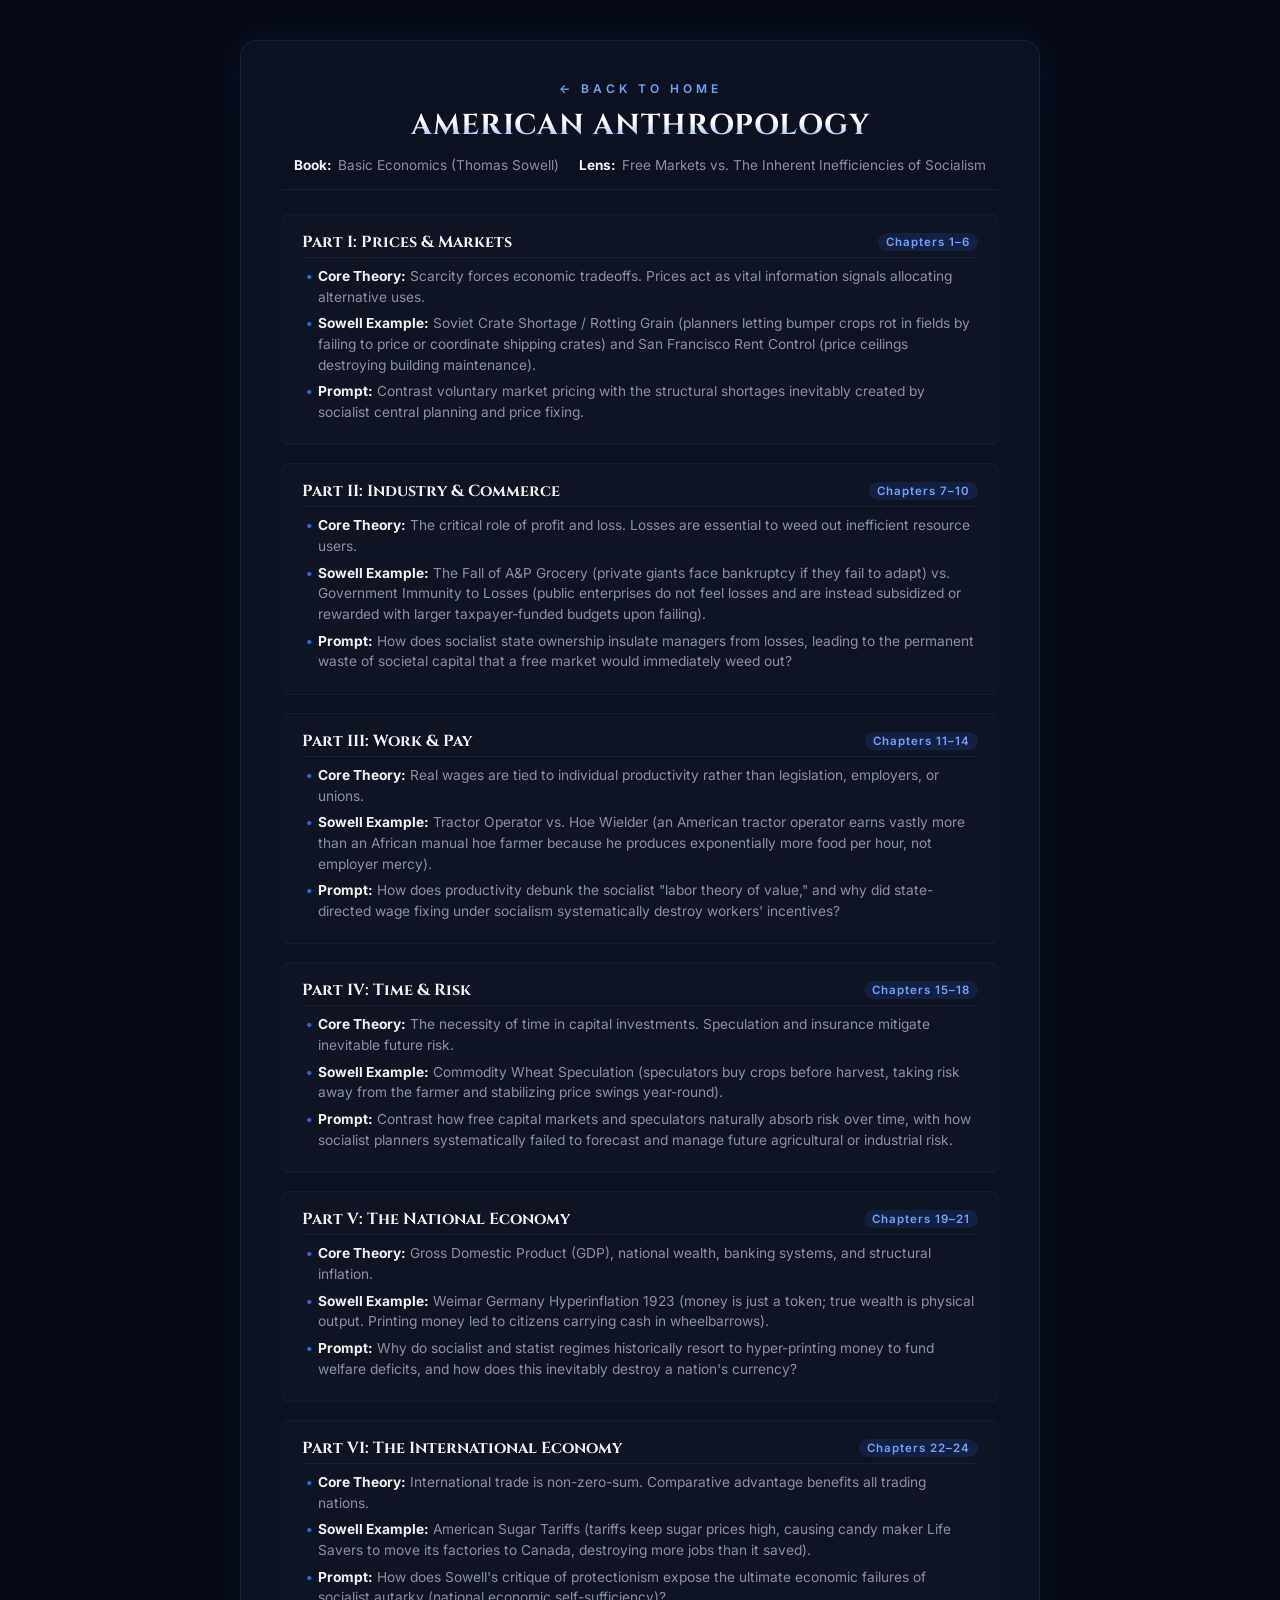
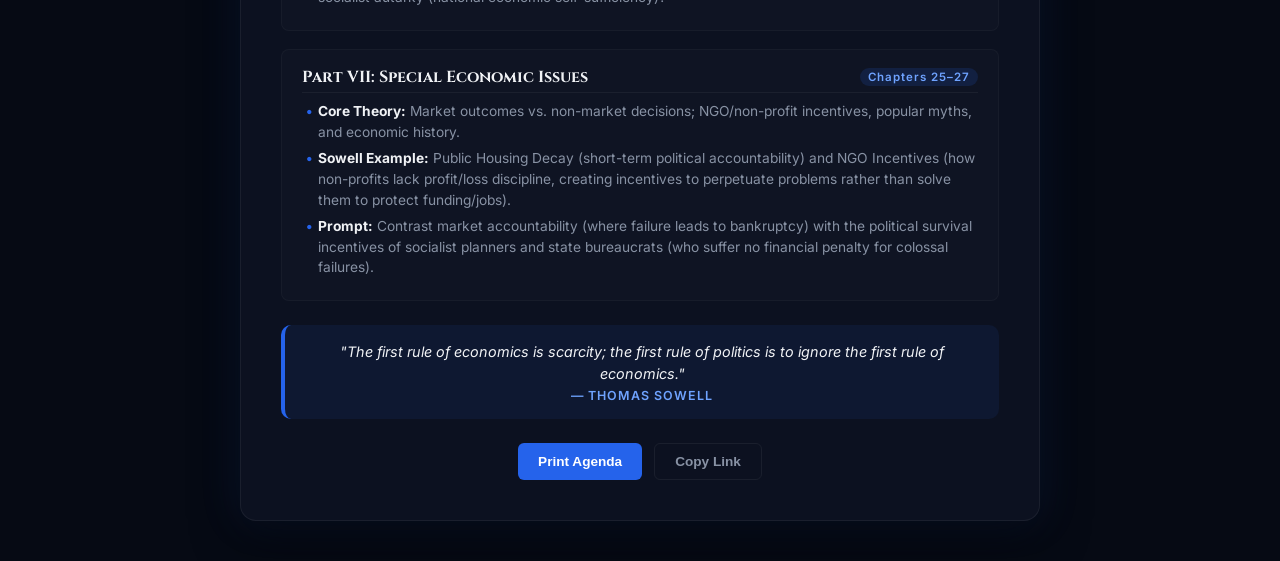
<file: agendas/episode_1.html>
<!DOCTYPE html>
<html lang="en">
<head>
    <meta charset="UTF-8">
    <meta name="viewport" content="width=device-width, initial-scale=1.0">
    <title>Episode 1 Agenda — American Anthropology</title>
    <link rel="icon" type="image/svg+xml" href="data:image/svg+xml,%3Csvg xmlns='http://www.w3.org/2000/svg' viewBox='0 0 32 32'%3E%3Crect width='32' height='32' rx='6' fill='%230f1923'/%3E%3Cpath d='M8 7 C8 7 9 6 16 6 C23 6 24 7 24 7 L24 24 C24 24 23 23 16 23 C9 23 8 24 8 24 Z' fill='none' stroke='white' stroke-width='1.5'/%3E%3Cline x1='16' y1='6' x2='16' y2='23' stroke='white' stroke-width='1'/%3E%3Cline x1='7' y1='26' x2='25' y2='26' stroke='%23b83232' stroke-width='1.5' stroke-linecap='round'/%3E%3C/svg%3E">
    <link rel="preconnect" href="https://fonts.googleapis.com">
    <link rel="preconnect" href="https://fonts.gstatic.com" crossorigin>
    <link href="https://fonts.googleapis.com/css2?family=Cinzel:wght@500;700&family=Inter:wght@300;400;500;600&display=swap" rel="stylesheet">
    <style>
        :root {
            --bg-deep: #060a14;
            --bg-card: #0c1120;
            --accent: #2563eb;
            --accent-glow: rgba(37, 99, 235, 0.15);
            --accent-light: #6fa3ff;
            --text-primary: #f0f2f5;
            --text-secondary: #8892a4;
            --text-muted: #4a5568;
            --border: rgba(255,255,255,0.06);
            --font-display: 'Cinzel', serif;
            --font-body: 'Inter', sans-serif;
        }

        * {
            margin: 0;
            padding: 0;
            box-sizing: border-box;
        }

        body {
            font-family: var(--font-body);
            background-color: var(--bg-deep);
            color: var(--text-primary);
            min-height: 100vh;
            display: flex;
            flex-direction: column;
            align-items: center;
            padding: 40px 20px;
            overflow-y: auto;
        }

        .container {
            width: 100%;
            max-width: 800px;
            background: var(--bg-card);
            border: 1px solid var(--border);
            border-radius: 16px;
            padding: 40px;
            box-shadow: 0 20px 50px rgba(0, 0, 0, 0.4), 0 0 40px var(--accent-glow);
            position: relative;
        }

        header {
            text-align: center;
            margin-bottom: 24px;
            border-bottom: 1px solid var(--border);
            padding-bottom: 16px;
        }

        .eyebrow {
            font-size: 0.75rem;
            letter-spacing: 4px;
            text-transform: uppercase;
            color: var(--accent-light);
            margin-bottom: 10px;
            font-weight: 600;
        }

        h1 {
            font-family: var(--font-display);
            font-size: 1.8rem;
            letter-spacing: 1px;
            margin-bottom: 8px;
            background: linear-gradient(180deg, #ffffff 40%, var(--accent-light) 100%);
            -webkit-background-clip: text;
            -webkit-text-fill-color: transparent;
        }

        .meta {
            display: flex;
            justify-content: center;
            gap: 20px;
            font-size: 0.85rem;
            color: var(--text-secondary);
            margin-top: 12px;
        }

        .meta-item {
            display: flex;
            align-items: center;
            gap: 6px;
        }

        .grid {
            display: grid;
            grid-template-columns: 1fr;
            gap: 18px;
        }

        .segment {
            padding: 16px 20px;
            border-radius: 8px;
            background: rgba(255, 255, 255, 0.015);
            border: 1px solid rgba(255, 255, 255, 0.03);
            transition: transform 0.2s ease, border-color 0.2s ease;
        }

        .segment:hover {
            transform: translateY(-2px);
            border-color: rgba(37, 99, 235, 0.2);
            background: rgba(255, 255, 255, 0.03);
        }

        .segment-header {
            display: flex;
            justify-content: space-between;
            align-items: center;
            margin-bottom: 8px;
            border-bottom: 1px solid rgba(255, 255, 255, 0.05);
            padding-bottom: 4px;
        }

        .segment-title {
            font-family: var(--font-display);
            font-size: 1rem;
            font-weight: 700;
            color: var(--text-primary);
        }

        .segment-chapters {
            font-size: 0.72rem;
            color: var(--accent-light);
            font-weight: 600;
            letter-spacing: 1px;
            background: rgba(37, 99, 235, 0.15);
            padding: 2px 8px;
            border-radius: 20px;
        }

        ul {
            list-style: none;
        }

        li {
            font-size: 0.86rem;
            color: var(--text-secondary);
            margin-bottom: 6px;
            line-height: 1.5;
            position: relative;
            padding-left: 16px;
        }

        li::before {
            content: "•";
            color: var(--accent);
            position: absolute;
            left: 4px;
            font-weight: bold;
        }

        strong {
            color: var(--text-primary);
        }

        .quote-block {
            margin-top: 24px;
            padding: 16px;
            border-radius: 10px;
            background: rgba(37, 99, 235, 0.08);
            border-left: 4px solid var(--accent);
            text-align: center;
            font-style: italic;
        }

        .quote-text {
            font-size: 0.9rem;
            color: var(--text-primary);
            line-height: 1.5;
        }

        .quote-author {
            display: block;
            margin-top: 4px;
            font-size: 0.78rem;
            color: var(--accent-light);
            font-style: normal;
            font-weight: 600;
            letter-spacing: 1px;
        }

        .actions {
            display: flex;
            gap: 12px;
            justify-content: center;
            margin-top: 24px;
        }

        .btn {
            background: var(--accent);
            color: white;
            border: none;
            padding: 10px 20px;
            border-radius: 6px;
            cursor: pointer;
            font-size: 0.85rem;
            font-weight: 600;
            transition: background 0.2s;
        }

        .btn:hover {
            background: #3b7aed;
        }

        .btn-outline {
            background: transparent;
            border: 1px solid var(--border);
            color: var(--text-secondary);
        }

        .btn-outline:hover {
            background: rgba(255, 255, 255, 0.05);
            color: var(--text-primary);
        }

        @media (max-width: 600px) {
            .container {
                padding: 20px;
            }
            .meta {
                flex-direction: column;
                align-items: center;
                gap: 8px;
            }
        }

        @media print {
            body {
                background: white;
                color: black;
                padding: 0;
            }
            .container {
                box-shadow: none;
                border: none;
                padding: 0;
                background: white;
                color: black;
            }
            .segment {
                background: transparent;
                border: 1px solid #ccc;
                page-break-inside: avoid;
                margin-bottom: 8px;
                padding: 10px;
            }
            .actions {
                display: none;
            }
            .segment-chapters {
                border: 1px solid #000;
                background: transparent;
                color: black;
            }
            li::before {
                color: black;
            }
            h1 {
                background: none;
                -webkit-text-fill-color: initial;
                color: black;
            }
            .quote-block {
                border: 1px solid #ccc;
                background: #f9f9f9;
                padding: 10px;
                margin-top: 15px;
            }
            .quote-author {
                color: black;
            }
        }
    </style>
</head>
<body>

    <div class="container">
        <header>
            <div class="eyebrow"><a href="../index.html" style="color: inherit; text-decoration: none; transition: opacity 0.2s;">&larr; Back to Home</a></div>
            <h1>AMERICAN ANTHROPOLOGY</h1>
            <div class="meta">
                <div class="meta-item">
                    <strong>Book:</strong> Basic Economics (Thomas Sowell)
                </div>
                <div class="meta-item">
                    <strong>Lens:</strong> Free Markets vs. The Inherent Inefficiencies of Socialism
                </div>
            </div>
        </header>

        <div class="grid">
            <!-- Part 1 -->
            <div class="segment">
                <div class="segment-header">
                    <div class="segment-title">Part I: Prices & Markets</div>
                    <div class="segment-chapters">Chapters 1–6</div>
                </div>
                <ul>
                    <li><strong>Core Theory:</strong> Scarcity forces economic tradeoffs. Prices act as vital information signals allocating alternative uses.</li>
                    <li><strong>Sowell Example:</strong> Soviet Crate Shortage / Rotting Grain (planners letting bumper crops rot in fields by failing to price or coordinate shipping crates) and San Francisco Rent Control (price ceilings destroying building maintenance).</li>
                    <li><strong>Prompt:</strong> Contrast voluntary market pricing with the structural shortages inevitably created by socialist central planning and price fixing.</li>
                </ul>
            </div>

            <!-- Part 2 -->
            <div class="segment">
                <div class="segment-header">
                    <div class="segment-title">Part II: Industry & Commerce</div>
                    <div class="segment-chapters">Chapters 7–10</div>
                </div>
                <ul>
                    <li><strong>Core Theory:</strong> The critical role of profit and loss. Losses are essential to weed out inefficient resource users.</li>
                    <li><strong>Sowell Example:</strong> The Fall of A&P Grocery (private giants face bankruptcy if they fail to adapt) vs. Government Immunity to Losses (public enterprises do not feel losses and are instead subsidized or rewarded with larger taxpayer-funded budgets upon failing).</li>
                    <li><strong>Prompt:</strong> How does socialist state ownership insulate managers from losses, leading to the permanent waste of societal capital that a free market would immediately weed out?</li>
                </ul>
            </div>

            <!-- Part 3 -->
            <div class="segment">
                <div class="segment-header">
                    <div class="segment-title">Part III: Work & Pay</div>
                    <div class="segment-chapters">Chapters 11–14</div>
                </div>
                <ul>
                    <li><strong>Core Theory:</strong> Real wages are tied to individual productivity rather than legislation, employers, or unions.</li>
                    <li><strong>Sowell Example:</strong> Tractor Operator vs. Hoe Wielder (an American tractor operator earns vastly more than an African manual hoe farmer because he produces exponentially more food per hour, not employer mercy).</li>
                    <li><strong>Prompt:</strong> How does productivity debunk the socialist "labor theory of value," and why did state-directed wage fixing under socialism systematically destroy workers' incentives?</li>
                </ul>
            </div>

            <!-- Part 4 -->
            <div class="segment">
                <div class="segment-header">
                    <div class="segment-title">Part IV: Time & Risk</div>
                    <div class="segment-chapters">Chapters 15–18</div>
                </div>
                <ul>
                    <li><strong>Core Theory:</strong> The necessity of time in capital investments. Speculation and insurance mitigate inevitable future risk.</li>
                    <li><strong>Sowell Example:</strong> Commodity Wheat Speculation (speculators buy crops before harvest, taking risk away from the farmer and stabilizing price swings year-round).</li>
                    <li><strong>Prompt:</strong> Contrast how free capital markets and speculators naturally absorb risk over time, with how socialist planners systematically failed to forecast and manage future agricultural or industrial risk.</li>
                </ul>
            </div>

            <!-- Part 5 -->
            <div class="segment">
                <div class="segment-header">
                    <div class="segment-title">Part V: The National Economy</div>
                    <div class="segment-chapters">Chapters 19–21</div>
                </div>
                <ul>
                    <li><strong>Core Theory:</strong> Gross Domestic Product (GDP), national wealth, banking systems, and structural inflation.</li>
                    <li><strong>Sowell Example:</strong> Weimar Germany Hyperinflation 1923 (money is just a token; true wealth is physical output. Printing money led to citizens carrying cash in wheelbarrows).</li>
                    <li><strong>Prompt:</strong> Why do socialist and statist regimes historically resort to hyper-printing money to fund welfare deficits, and how does this inevitably destroy a nation's currency?</li>
                </ul>
            </div>

            <!-- Part 6 -->
            <div class="segment">
                <div class="segment-header">
                    <div class="segment-title">Part VI: The International Economy</div>
                    <div class="segment-chapters">Chapters 22–24</div>
                </div>
                <ul>
                    <li><strong>Core Theory:</strong> International trade is non-zero-sum. Comparative advantage benefits all trading nations.</li>
                    <li><strong>Sowell Example:</strong> American Sugar Tariffs (tariffs keep sugar prices high, causing candy maker Life Savers to move its factories to Canada, destroying more jobs than it saved).</li>
                    <li><strong>Prompt:</strong> How does Sowell's critique of protectionism expose the ultimate economic failures of socialist autarky (national economic self-sufficiency)?</li>
                </ul>
            </div>

            <!-- Part 7 -->
            <div class="segment">
                <div class="segment-header">
                    <div class="segment-title">Part VII: Special Economic Issues</div>
                    <div class="segment-chapters">Chapters 25–27</div>
                </div>
                <ul>
                    <li><strong>Core Theory:</strong> Market outcomes vs. non-market decisions; NGO/non-profit incentives, popular myths, and economic history.</li>
                    <li><strong>Sowell Example:</strong> Public Housing Decay (short-term political accountability) and NGO Incentives (how non-profits lack profit/loss discipline, creating incentives to perpetuate problems rather than solve them to protect funding/jobs).</li>
                    <li><strong>Prompt:</strong> Contrast market accountability (where failure leads to bankruptcy) with the political survival incentives of socialist planners and state bureaucrats (who suffer no financial penalty for colossal failures).</li>
                </ul>
            </div>
        </div>

        <div class="quote-block">
            <div class="quote-text">"The first rule of economics is scarcity; the first rule of politics is to ignore the first rule of economics."</div>
            <div class="quote-author">— THOMAS SOWELL</div>
        </div>

        <div class="actions">
            <button class="btn" onclick="window.print()">Print Agenda</button>
            <button class="btn btn-outline" onclick="navigator.clipboard.writeText(window.location.href); alert('Link copied to clipboard!')">Copy Link</button>
        </div>
    </div>

</body>
</html>
</file>
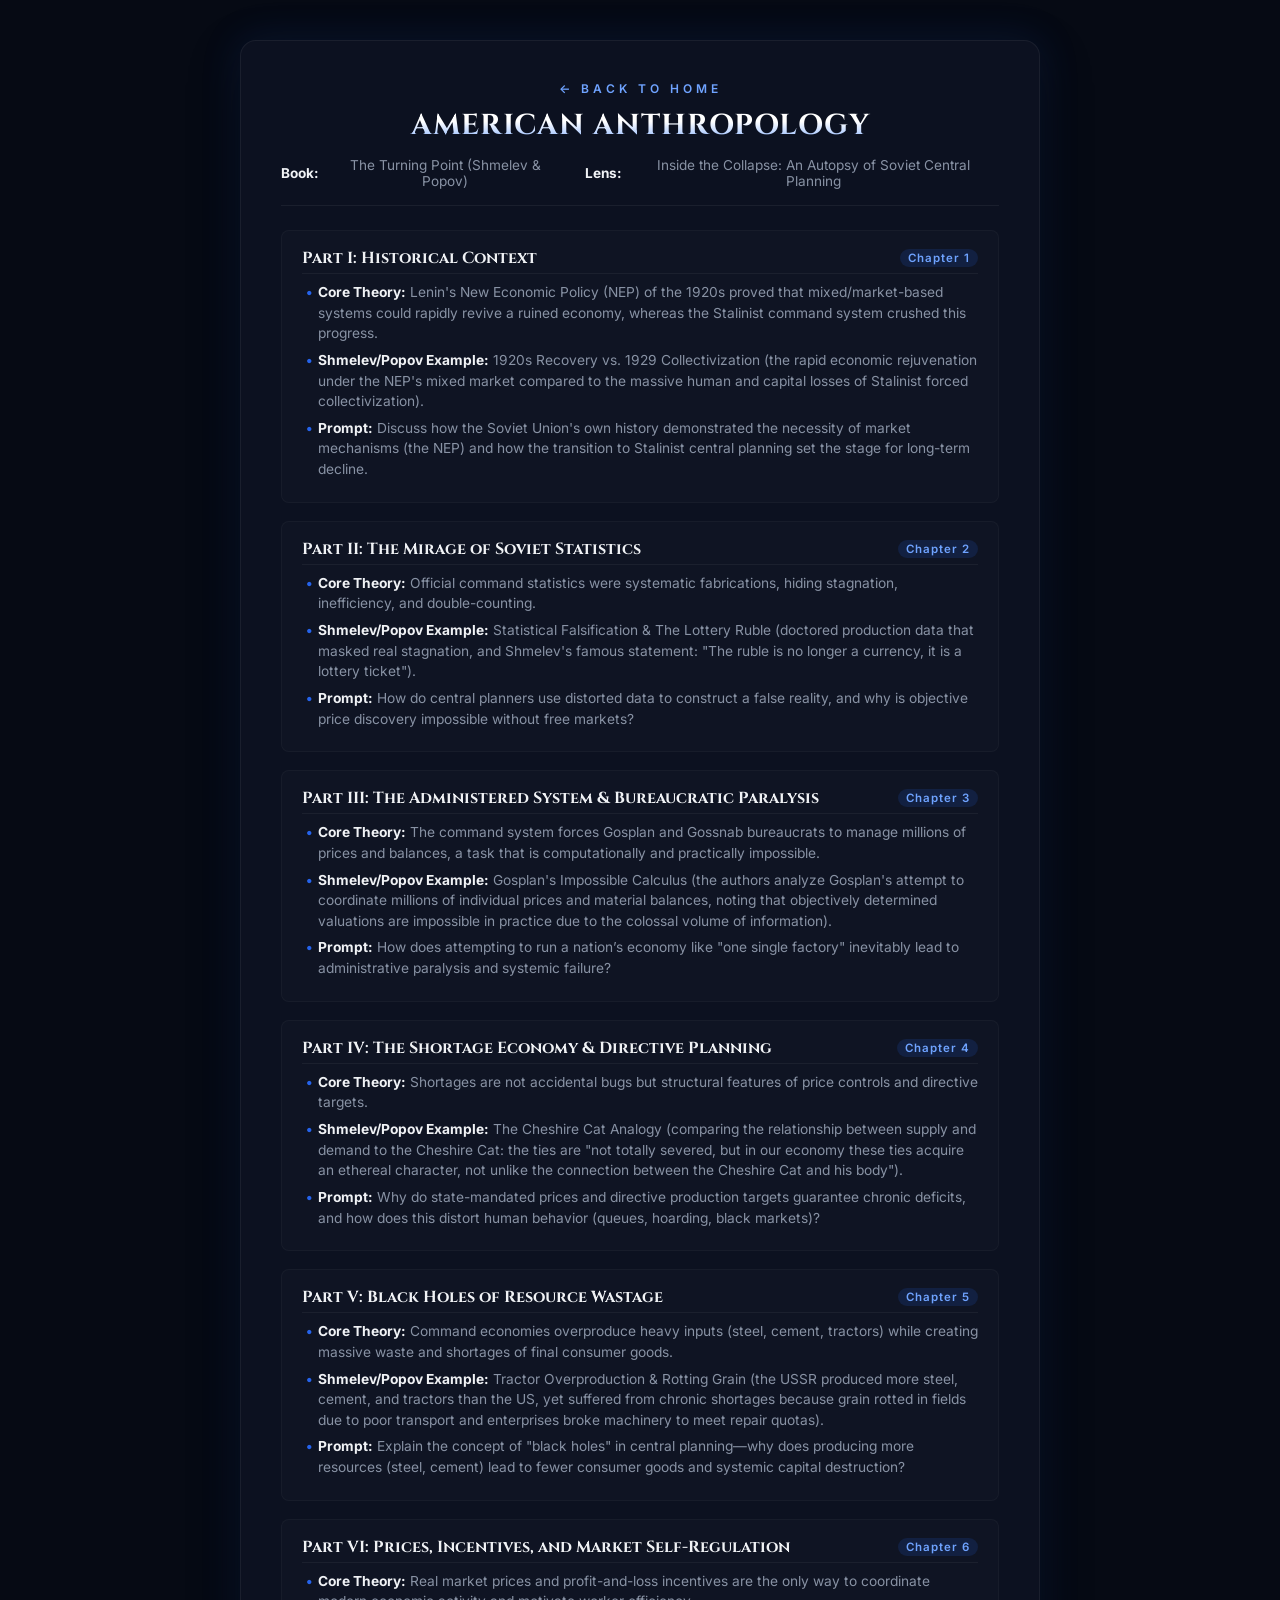
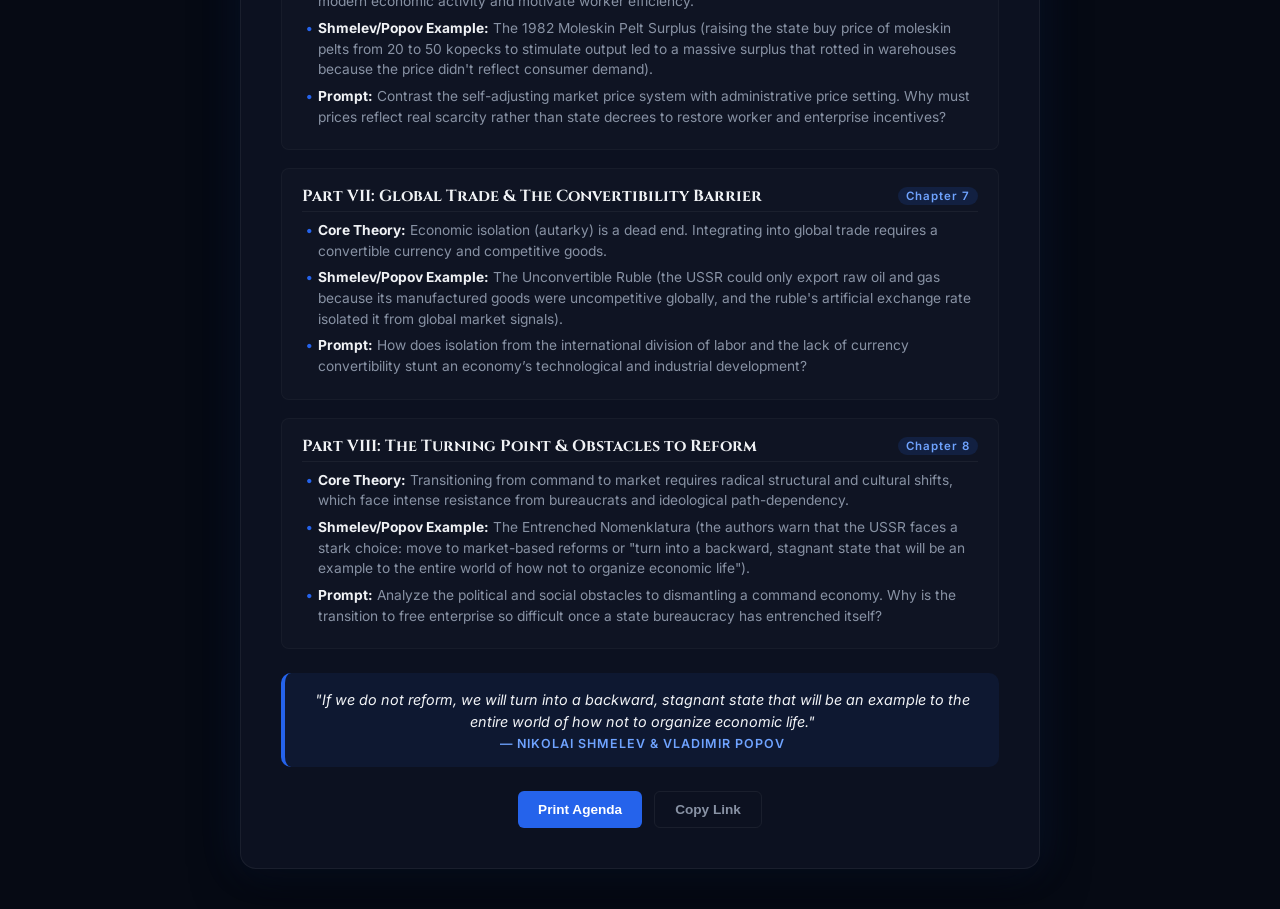
<file: agendas/episode_2.html>
<!DOCTYPE html>
<html lang="en">
<head>
    <meta charset="UTF-8">
    <meta name="viewport" content="width=device-width, initial-scale=1.0">
    <title>Episode 2 Agenda — American Anthropology</title>
    <link rel="icon" type="image/svg+xml" href="data:image/svg+xml,%3Csvg xmlns='http://www.w3.org/2000/svg' viewBox='0 0 32 32'%3E%3Crect width='32' height='32' rx='6' fill='%230f1923'/%3E%3Cpath d='M8 7 C8 7 9 6 16 6 C23 6 24 7 24 7 L24 24 C24 24 23 23 16 23 C9 23 8 24 8 24 Z' fill='none' stroke='white' stroke-width='1.5'/%3E%3Cline x1='16' y1='6' x2='16' y2='23' stroke='white' stroke-width='1'/%3E%3Cline x1='7' y1='26' x2='25' y2='26' stroke='%23b83232' stroke-width='1.5' stroke-linecap='round'/%3E%3C/svg%3E">
    <link rel="preconnect" href="https://fonts.googleapis.com">
    <link rel="preconnect" href="https://fonts.gstatic.com" crossorigin>
    <link href="https://fonts.googleapis.com/css2?family=Cinzel:wght@500;700&family=Inter:wght@300;400;500;600&display=swap" rel="stylesheet">
    <style>
        :root {
            --bg-deep: #060a14;
            --bg-card: #0c1120;
            --accent: #2563eb;
            --accent-glow: rgba(37, 99, 235, 0.15);
            --accent-light: #6fa3ff;
            --text-primary: #f0f2f5;
            --text-secondary: #8892a4;
            --text-muted: #4a5568;
            --border: rgba(255,255,255,0.06);
            --font-display: 'Cinzel', serif;
            --font-body: 'Inter', sans-serif;
        }

        * {
            margin: 0;
            padding: 0;
            box-sizing: border-box;
        }

        body {
            font-family: var(--font-body);
            background-color: var(--bg-deep);
            color: var(--text-primary);
            min-height: 100vh;
            display: flex;
            flex-direction: column;
            align-items: center;
            padding: 40px 20px;
            overflow-y: auto;
        }

        .container {
            width: 100%;
            max-width: 800px;
            background: var(--bg-card);
            border: 1px solid var(--border);
            border-radius: 16px;
            padding: 40px;
            box-shadow: 0 20px 50px rgba(0, 0, 0, 0.4), 0 0 40px var(--accent-glow);
            position: relative;
        }

        header {
            text-align: center;
            margin-bottom: 24px;
            border-bottom: 1px solid var(--border);
            padding-bottom: 16px;
        }

        .eyebrow {
            font-size: 0.75rem;
            letter-spacing: 4px;
            text-transform: uppercase;
            color: var(--accent-light);
            margin-bottom: 10px;
            font-weight: 600;
        }

        .eyebrow a {
            color: inherit;
            text-decoration: none;
            transition: opacity 0.2s;
        }

        .eyebrow a:hover {
            opacity: 0.8;
        }

        h1 {
            font-family: var(--font-display);
            font-size: 1.8rem;
            letter-spacing: 1px;
            margin-bottom: 8px;
            background: linear-gradient(180deg, #ffffff 40%, var(--accent-light) 100%);
            -webkit-background-clip: text;
            -webkit-text-fill-color: transparent;
        }

        .meta {
            display: flex;
            justify-content: center;
            gap: 20px;
            font-size: 0.85rem;
            color: var(--text-secondary);
            margin-top: 12px;
        }

        .meta-item {
            display: flex;
            align-items: center;
            gap: 6px;
        }

        .grid {
            display: grid;
            grid-template-columns: 1fr;
            gap: 18px;
        }

        .segment {
            padding: 16px 20px;
            border-radius: 8px;
            background: rgba(255, 255, 255, 0.015);
            border: 1px solid rgba(255, 255, 255, 0.03);
            transition: transform 0.2s ease, border-color 0.2s ease;
        }

        .segment:hover {
            transform: translateY(-2px);
            border-color: rgba(37, 99, 235, 0.2);
            background: rgba(255, 255, 255, 0.03);
        }

        .segment-header {
            display: flex;
            justify-content: space-between;
            align-items: center;
            margin-bottom: 8px;
            border-bottom: 1px solid rgba(255, 255, 255, 0.05);
            padding-bottom: 4px;
        }

        .segment-title {
            font-family: var(--font-display);
            font-size: 1rem;
            font-weight: 700;
            color: var(--text-primary);
        }

        .segment-chapters {
            font-size: 0.72rem;
            color: var(--accent-light);
            font-weight: 600;
            letter-spacing: 1px;
            background: rgba(37, 99, 235, 0.15);
            padding: 2px 8px;
            border-radius: 20px;
        }

        ul {
            list-style: none;
        }

        li {
            font-size: 0.86rem;
            color: var(--text-secondary);
            margin-bottom: 6px;
            line-height: 1.5;
            position: relative;
            padding-left: 16px;
        }

        li::before {
            content: "•";
            color: var(--accent);
            position: absolute;
            left: 4px;
            font-weight: bold;
        }

        strong {
            color: var(--text-primary);
        }

        .quote-block {
            margin-top: 24px;
            padding: 16px;
            border-radius: 10px;
            background: rgba(37, 99, 235, 0.08);
            border-left: 4px solid var(--accent);
            text-align: center;
            font-style: italic;
        }

        .quote-text {
            font-size: 0.9rem;
            color: var(--text-primary);
            line-height: 1.5;
        }

        .quote-author {
            display: block;
            margin-top: 4px;
            font-size: 0.78rem;
            color: var(--accent-light);
            font-style: normal;
            font-weight: 600;
            letter-spacing: 1px;
        }

        .actions {
            display: flex;
            gap: 12px;
            justify-content: center;
            margin-top: 24px;
        }

        .btn {
            background: var(--accent);
            color: white;
            border: none;
            padding: 10px 20px;
            border-radius: 6px;
            cursor: pointer;
            font-size: 0.85rem;
            font-weight: 600;
            transition: background 0.2s;
        }

        .btn:hover {
            background: #3b7aed;
        }

        .btn-outline {
            background: transparent;
            border: 1px solid var(--border);
            color: var(--text-secondary);
        }

        .btn-outline:hover {
            background: rgba(255, 255, 255, 0.05);
            color: var(--text-primary);
        }

        @media (max-width: 600px) {
            .container {
                padding: 20px;
            }
            .meta {
                flex-direction: column;
                align-items: center;
                gap: 8px;
            }
        }

        @media print {
            body {
                background: white;
                color: black;
                padding: 0;
            }
            .container {
                box-shadow: none;
                border: none;
                padding: 0;
                background: white;
                color: black;
            }
            .segment {
                background: transparent;
                border: 1px solid #ccc;
                page-break-inside: avoid;
                margin-bottom: 8px;
                padding: 10px;
            }
            .actions {
                display: none;
            }
            .segment-chapters {
                border: 1px solid #000;
                background: transparent;
                color: black;
            }
            li::before {
                color: black;
            }
            h1 {
                background: none;
                -webkit-text-fill-color: initial;
                color: black;
            }
            .quote-block {
                border: 1px solid #ccc;
                background: #f9f9f9;
                padding: 10px;
                margin-top: 15px;
            }
            .quote-author {
                color: black;
            }
        }
    </style>
</head>
<body>

    <div class="container">
        <header>
            <div class="eyebrow"><a href="../index.html">&larr; Back to Home</a></div>
            <h1>AMERICAN ANTHROPOLOGY</h1>
            <div class="meta">
                <div class="meta-item">
                    <strong>Book:</strong> The Turning Point (Shmelev & Popov)
                </div>
                <div class="meta-item">
                    <strong>Lens:</strong> Inside the Collapse: An Autopsy of Soviet Central Planning
                </div>
            </div>
        </header>

        <div class="grid">
            <!-- Part 1 -->
            <div class="segment">
                <div class="segment-header">
                    <div class="segment-title">Part I: Historical Context</div>
                    <div class="segment-chapters">Chapter 1</div>
                </div>
                <ul>
                    <li><strong>Core Theory:</strong> Lenin's New Economic Policy (NEP) of the 1920s proved that mixed/market-based systems could rapidly revive a ruined economy, whereas the Stalinist command system crushed this progress.</li>
                    <li><strong>Shmelev/Popov Example:</strong> 1920s Recovery vs. 1929 Collectivization (the rapid economic rejuvenation under the NEP's mixed market compared to the massive human and capital losses of Stalinist forced collectivization).</li>
                    <li><strong>Prompt:</strong> Discuss how the Soviet Union's own history demonstrated the necessity of market mechanisms (the NEP) and how the transition to Stalinist central planning set the stage for long-term decline.</li>
                </ul>
            </div>

            <!-- Part 2 -->
            <div class="segment">
                <div class="segment-header">
                    <div class="segment-title">Part II: The Mirage of Soviet Statistics</div>
                    <div class="segment-chapters">Chapter 2</div>
                </div>
                <ul>
                    <li><strong>Core Theory:</strong> Official command statistics were systematic fabrications, hiding stagnation, inefficiency, and double-counting.</li>
                    <li><strong>Shmelev/Popov Example:</strong> Statistical Falsification & The Lottery Ruble (doctored production data that masked real stagnation, and Shmelev's famous statement: "The ruble is no longer a currency, it is a lottery ticket").</li>
                    <li><strong>Prompt:</strong> How do central planners use distorted data to construct a false reality, and why is objective price discovery impossible without free markets?</li>
                </ul>
            </div>

            <!-- Part 3 -->
            <div class="segment">
                <div class="segment-header">
                    <div class="segment-title">Part III: The Administered System & Bureaucratic Paralysis</div>
                    <div class="segment-chapters">Chapter 3</div>
                </div>
                <ul>
                    <li><strong>Core Theory:</strong> The command system forces Gosplan and Gossnab bureaucrats to manage millions of prices and balances, a task that is computationally and practically impossible.</li>
                    <li><strong>Shmelev/Popov Example:</strong> Gosplan's Impossible Calculus (the authors analyze Gosplan's attempt to coordinate millions of individual prices and material balances, noting that objectively determined valuations are impossible in practice due to the colossal volume of information).</li>
                    <li><strong>Prompt:</strong> How does attempting to run a nation’s economy like "one single factory" inevitably lead to administrative paralysis and systemic failure?</li>
                </ul>
            </div>

            <!-- Part 4 -->
            <div class="segment">
                <div class="segment-header">
                    <div class="segment-title">Part IV: The Shortage Economy & Directive Planning</div>
                    <div class="segment-chapters">Chapter 4</div>
                </div>
                <ul>
                    <li><strong>Core Theory:</strong> Shortages are not accidental bugs but structural features of price controls and directive targets.</li>
                    <li><strong>Shmelev/Popov Example:</strong> The Cheshire Cat Analogy (comparing the relationship between supply and demand to the Cheshire Cat: the ties are "not totally severed, but in our economy these ties acquire an ethereal character, not unlike the connection between the Cheshire Cat and his body").</li>
                    <li><strong>Prompt:</strong> Why do state-mandated prices and directive production targets guarantee chronic deficits, and how does this distort human behavior (queues, hoarding, black markets)?</li>
                </ul>
            </div>

            <!-- Part 5 -->
            <div class="segment">
                <div class="segment-header">
                    <div class="segment-title">Part V: Black Holes of Resource Wastage</div>
                    <div class="segment-chapters">Chapter 5</div>
                </div>
                <ul>
                    <li><strong>Core Theory:</strong> Command economies overproduce heavy inputs (steel, cement, tractors) while creating massive waste and shortages of final consumer goods.</li>
                    <li><strong>Shmelev/Popov Example:</strong> Tractor Overproduction & Rotting Grain (the USSR produced more steel, cement, and tractors than the US, yet suffered from chronic shortages because grain rotted in fields due to poor transport and enterprises broke machinery to meet repair quotas).</li>
                    <li><strong>Prompt:</strong> Explain the concept of "black holes" in central planning—why does producing more resources (steel, cement) lead to fewer consumer goods and systemic capital destruction?</li>
                </ul>
            </div>

            <!-- Part 6 -->
            <div class="segment">
                <div class="segment-header">
                    <div class="segment-title">Part VI: Prices, Incentives, and Market Self-Regulation</div>
                    <div class="segment-chapters">Chapter 6</div>
                </div>
                <ul>
                    <li><strong>Core Theory:</strong> Real market prices and profit-and-loss incentives are the only way to coordinate modern economic activity and motivate worker efficiency.</li>
                    <li><strong>Shmelev/Popov Example:</strong> The 1982 Moleskin Pelt Surplus (raising the state buy price of moleskin pelts from 20 to 50 kopecks to stimulate output led to a massive surplus that rotted in warehouses because the price didn't reflect consumer demand).</li>
                    <li><strong>Prompt:</strong> Contrast the self-adjusting market price system with administrative price setting. Why must prices reflect real scarcity rather than state decrees to restore worker and enterprise incentives?</li>
                </ul>
            </div>

            <!-- Part 7 -->
            <div class="segment">
                <div class="segment-header">
                    <div class="segment-title">Part VII: Global Trade & The Convertibility Barrier</div>
                    <div class="segment-chapters">Chapter 7</div>
                </div>
                <ul>
                    <li><strong>Core Theory:</strong> Economic isolation (autarky) is a dead end. Integrating into global trade requires a convertible currency and competitive goods.</li>
                    <li><strong>Shmelev/Popov Example:</strong> The Unconvertible Ruble (the USSR could only export raw oil and gas because its manufactured goods were uncompetitive globally, and the ruble's artificial exchange rate isolated it from global market signals).</li>
                    <li><strong>Prompt:</strong> How does isolation from the international division of labor and the lack of currency convertibility stunt an economy’s technological and industrial development?</li>
                </ul>
            </div>

            <!-- Part VIII: The Turning Point & Obstacles to Reform -->
            <div class="segment">
                <div class="segment-header">
                    <div class="segment-title">Part VIII: The Turning Point & Obstacles to Reform</div>
                    <div class="segment-chapters">Chapter 8</div>
                </div>
                <ul>
                    <li><strong>Core Theory:</strong> Transitioning from command to market requires radical structural and cultural shifts, which face intense resistance from bureaucrats and ideological path-dependency.</li>
                    <li><strong>Shmelev/Popov Example:</strong> The Entrenched Nomenklatura (the authors warn that the USSR faces a stark choice: move to market-based reforms or "turn into a backward, stagnant state that will be an example to the entire world of how not to organize economic life").</li>
                    <li><strong>Prompt:</strong> Analyze the political and social obstacles to dismantling a command economy. Why is the transition to free enterprise so difficult once a state bureaucracy has entrenched itself?</li>
                </ul>
            </div>
        </div>

        <div class="quote-block">
            <div class="quote-text">"If we do not reform, we will turn into a backward, stagnant state that will be an example to the entire world of how not to organize economic life."</div>
            <div class="quote-author">— NIKOLAI SHMELEV & VLADIMIR POPOV</div>
        </div>

        <div class="actions">
            <button class="btn" onclick="window.print()">Print Agenda</button>
            <button class="btn btn-outline" onclick="navigator.clipboard.writeText(window.location.href); alert('Link copied to clipboard!')">Copy Link</button>
        </div>
    </div>

</body>
</html>
</file>
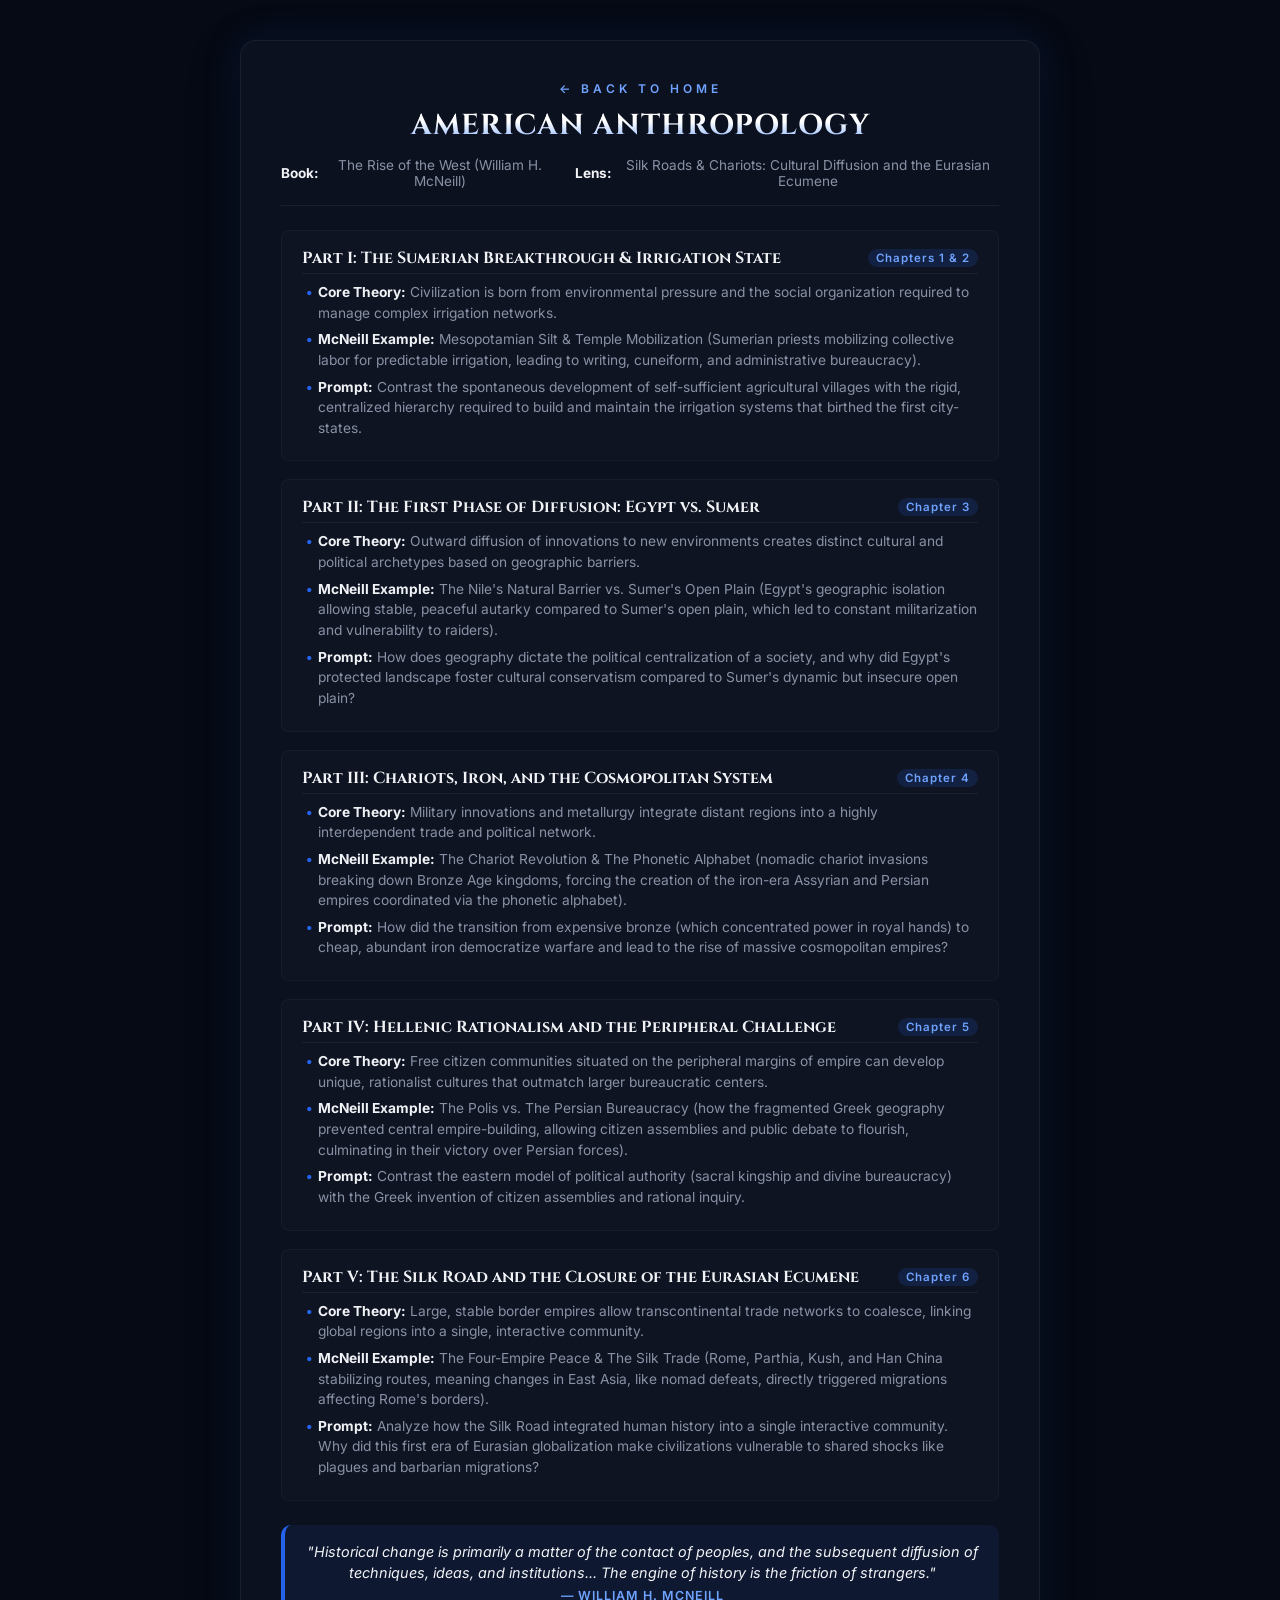
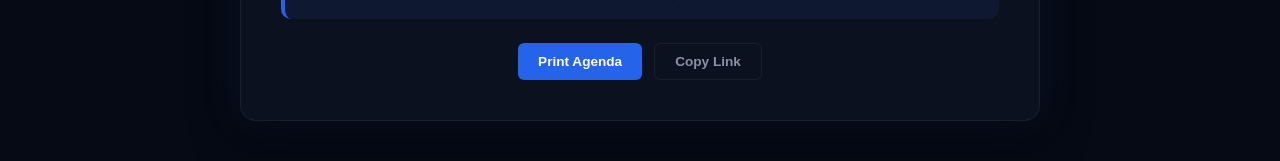
<file: agendas/episode_3.html>
<!DOCTYPE html>
<html lang="en">
<head>
    <meta charset="UTF-8">
    <meta name="viewport" content="width=device-width, initial-scale=1.0">
    <title>Episode 3 Agenda — American Anthropology</title>
    <link rel="icon" type="image/svg+xml" href="data:image/svg+xml,%3Csvg xmlns='http://www.w3.org/2000/svg' viewBox='0 0 32 32'%3E%3Crect width='32' height='32' rx='6' fill='%230f1923'/%3E%3Cpath d='M8 7 C8 7 9 6 16 6 C23 6 24 7 24 7 L24 24 C24 24 23 23 16 23 C9 23 8 24 8 24 Z' fill='none' stroke='white' stroke-width='1.5'/%3E%3Cline x1='16' y1='6' x2='16' y2='23' stroke='white' stroke-width='1'/%3E%3Cline x1='7' y1='26' x2='25' y2='26' stroke='%23b83232' stroke-width='1.5' stroke-linecap='round'/%3E%3C/svg%3E">
    <link rel="preconnect" href="https://fonts.googleapis.com">
    <link rel="preconnect" href="https://fonts.gstatic.com" crossorigin>
    <link href="https://fonts.googleapis.com/css2?family=Cinzel:wght@500;700&family=Inter:wght@300;400;500;600&display=swap" rel="stylesheet">
    <style>
        :root {
            --bg-deep: #060a14;
            --bg-card: #0c1120;
            --accent: #2563eb;
            --accent-glow: rgba(37, 99, 235, 0.15);
            --accent-light: #6fa3ff;
            --text-primary: #f0f2f5;
            --text-secondary: #8892a4;
            --text-muted: #4a5568;
            --border: rgba(255,255,255,0.06);
            --font-display: 'Cinzel', serif;
            --font-body: 'Inter', sans-serif;
        }

        * {
            margin: 0;
            padding: 0;
            box-sizing: border-box;
        }

        body {
            font-family: var(--font-body);
            background-color: var(--bg-deep);
            color: var(--text-primary);
            min-height: 100vh;
            display: flex;
            flex-direction: column;
            align-items: center;
            padding: 40px 20px;
            overflow-y: auto;
        }

        .container {
            width: 100%;
            max-width: 800px;
            background: var(--bg-card);
            border: 1px solid var(--border);
            border-radius: 16px;
            padding: 40px;
            box-shadow: 0 20px 50px rgba(0, 0, 0, 0.4), 0 0 40px var(--accent-glow);
            position: relative;
        }

        header {
            text-align: center;
            margin-bottom: 24px;
            border-bottom: 1px solid var(--border);
            padding-bottom: 16px;
        }

        .eyebrow {
            font-size: 0.75rem;
            letter-spacing: 4px;
            text-transform: uppercase;
            color: var(--accent-light);
            margin-bottom: 10px;
            font-weight: 600;
        }

        .eyebrow a {
            color: inherit;
            text-decoration: none;
            transition: opacity 0.2s;
        }

        .eyebrow a:hover {
            opacity: 0.8;
        }

        h1 {
            font-family: var(--font-display);
            font-size: 1.8rem;
            letter-spacing: 1px;
            margin-bottom: 8px;
            background: linear-gradient(180deg, #ffffff 40%, var(--accent-light) 100%);
            -webkit-background-clip: text;
            -webkit-text-fill-color: transparent;
        }

        .meta {
            display: flex;
            justify-content: center;
            gap: 20px;
            font-size: 0.85rem;
            color: var(--text-secondary);
            margin-top: 12px;
        }

        .meta-item {
            display: flex;
            align-items: center;
            gap: 6px;
        }

        .grid {
            display: grid;
            grid-template-columns: 1fr;
            gap: 18px;
        }

        .segment {
            padding: 16px 20px;
            border-radius: 8px;
            background: rgba(255, 255, 255, 0.015);
            border: 1px solid rgba(255, 255, 255, 0.03);
            transition: transform 0.2s ease, border-color 0.2s ease;
        }

        .segment:hover {
            transform: translateY(-2px);
            border-color: rgba(37, 99, 235, 0.2);
            background: rgba(255, 255, 255, 0.03);
        }

        .segment-header {
            display: flex;
            justify-content: space-between;
            align-items: center;
            margin-bottom: 8px;
            border-bottom: 1px solid rgba(255, 255, 255, 0.05);
            padding-bottom: 4px;
        }

        .segment-title {
            font-family: var(--font-display);
            font-size: 1rem;
            font-weight: 700;
            color: var(--text-primary);
        }

        .segment-chapters {
            font-size: 0.72rem;
            color: var(--accent-light);
            font-weight: 600;
            letter-spacing: 1px;
            background: rgba(37, 99, 235, 0.15);
            padding: 2px 8px;
            border-radius: 20px;
        }

        ul {
            list-style: none;
        }

        li {
            font-size: 0.86rem;
            color: var(--text-secondary);
            margin-bottom: 6px;
            line-height: 1.5;
            position: relative;
            padding-left: 16px;
        }

        li::before {
            content: "•";
            color: var(--accent);
            position: absolute;
            left: 4px;
            font-weight: bold;
        }

        strong {
            color: var(--text-primary);
        }

        .quote-block {
            margin-top: 24px;
            padding: 16px;
            border-radius: 10px;
            background: rgba(37, 99, 235, 0.08);
            border-left: 4px solid var(--accent);
            text-align: center;
            font-style: italic;
        }

        .quote-text {
            font-size: 0.9rem;
            color: var(--text-primary);
            line-height: 1.5;
        }

        .quote-author {
            display: block;
            margin-top: 4px;
            font-size: 0.78rem;
            color: var(--accent-light);
            font-style: normal;
            font-weight: 600;
            letter-spacing: 1px;
        }

        .actions {
            display: flex;
            gap: 12px;
            justify-content: center;
            margin-top: 24px;
        }

        .btn {
            background: var(--accent);
            color: white;
            border: none;
            padding: 10px 20px;
            border-radius: 6px;
            cursor: pointer;
            font-size: 0.85rem;
            font-weight: 600;
            transition: background 0.2s;
        }

        .btn:hover {
            background: #3b7aed;
        }

        .btn-outline {
            background: transparent;
            border: 1px solid var(--border);
            color: var(--text-secondary);
        }

        .btn-outline:hover {
            background: rgba(255, 255, 255, 0.05);
            color: var(--text-primary);
        }

        @media (max-width: 600px) {
            .container {
                padding: 20px;
            }
            .meta {
                flex-direction: column;
                align-items: center;
                gap: 8px;
            }
        }

        @media print {
            body {
                background: white;
                color: black;
                padding: 0;
            }
            .container {
                box-shadow: none;
                border: none;
                padding: 0;
                background: white;
                color: black;
            }
            .segment {
                background: transparent;
                border: 1px solid #ccc;
                page-break-inside: avoid;
                margin-bottom: 8px;
                padding: 10px;
            }
            .actions {
                display: none;
            }
            .segment-chapters {
                border: 1px solid #000;
                background: transparent;
                color: black;
            }
            li::before {
                color: black;
            }
            h1 {
                background: none;
                -webkit-text-fill-color: initial;
                color: black;
            }
            .quote-block {
                border: 1px solid #ccc;
                background: #f9f9f9;
                padding: 10px;
                margin-top: 15px;
            }
            .quote-author {
                color: black;
            }
        }
    </style>
</head>
<body>

    <div class="container">
        <header>
            <div class="eyebrow"><a href="../index.html">&larr; Back to Home</a></div>
            <h1>AMERICAN ANTHROPOLOGY</h1>
            <div class="meta">
                <div class="meta-item">
                    <strong>Book:</strong> The Rise of the West (William H. McNeill)
                </div>
                <div class="meta-item">
                    <strong>Lens:</strong> Silk Roads & Chariots: Cultural Diffusion and the Eurasian Ecumene
                </div>
            </div>
        </header>

        <div class="grid">
            <!-- Part 1 -->
            <div class="segment">
                <div class="segment-header">
                    <div class="segment-title">Part I: The Sumerian Breakthrough & Irrigation State</div>
                    <div class="segment-chapters">Chapters 1 & 2</div>
                </div>
                <ul>
                    <li><strong>Core Theory:</strong> Civilization is born from environmental pressure and the social organization required to manage complex irrigation networks.</li>
                    <li><strong>McNeill Example:</strong> Mesopotamian Silt & Temple Mobilization (Sumerian priests mobilizing collective labor for predictable irrigation, leading to writing, cuneiform, and administrative bureaucracy).</li>
                    <li><strong>Prompt:</strong> Contrast the spontaneous development of self-sufficient agricultural villages with the rigid, centralized hierarchy required to build and maintain the irrigation systems that birthed the first city-states.</li>
                </ul>
            </div>

            <!-- Part 2 -->
            <div class="segment">
                <div class="segment-header">
                    <div class="segment-title">Part II: The First Phase of Diffusion: Egypt vs. Sumer</div>
                    <div class="segment-chapters">Chapter 3</div>
                </div>
                <ul>
                    <li><strong>Core Theory:</strong> Outward diffusion of innovations to new environments creates distinct cultural and political archetypes based on geographic barriers.</li>
                    <li><strong>McNeill Example:</strong> The Nile's Natural Barrier vs. Sumer's Open Plain (Egypt's geographic isolation allowing stable, peaceful autarky compared to Sumer's open plain, which led to constant militarization and vulnerability to raiders).</li>
                    <li><strong>Prompt:</strong> How does geography dictate the political centralization of a society, and why did Egypt's protected landscape foster cultural conservatism compared to Sumer's dynamic but insecure open plain?</li>
                </ul>
            </div>

            <!-- Part 3 -->
            <div class="segment">
                <div class="segment-header">
                    <div class="segment-title">Part III: Chariots, Iron, and the Cosmopolitan System</div>
                    <div class="segment-chapters">Chapter 4</div>
                </div>
                <ul>
                    <li><strong>Core Theory:</strong> Military innovations and metallurgy integrate distant regions into a highly interdependent trade and political network.</li>
                    <li><strong>McNeill Example:</strong> The Chariot Revolution & The Phonetic Alphabet (nomadic chariot invasions breaking down Bronze Age kingdoms, forcing the creation of the iron-era Assyrian and Persian empires coordinated via the phonetic alphabet).</li>
                    <li><strong>Prompt:</strong> How did the transition from expensive bronze (which concentrated power in royal hands) to cheap, abundant iron democratize warfare and lead to the rise of massive cosmopolitan empires?</li>
                </ul>
            </div>

            <!-- Part 4 -->
            <div class="segment">
                <div class="segment-header">
                    <div class="segment-title">Part IV: Hellenic Rationalism and the Peripheral Challenge</div>
                    <div class="segment-chapters">Chapter 5</div>
                </div>
                <ul>
                    <li><strong>Core Theory:</strong> Free citizen communities situated on the peripheral margins of empire can develop unique, rationalist cultures that outmatch larger bureaucratic centers.</li>
                    <li><strong>McNeill Example:</strong> The Polis vs. The Persian Bureaucracy (how the fragmented Greek geography prevented central empire-building, allowing citizen assemblies and public debate to flourish, culminating in their victory over Persian forces).</li>
                    <li><strong>Prompt:</strong> Contrast the eastern model of political authority (sacral kingship and divine bureaucracy) with the Greek invention of citizen assemblies and rational inquiry.</li>
                </ul>
            </div>

            <!-- Part 5 -->
            <div class="segment">
                <div class="segment-header">
                    <div class="segment-title">Part V: The Silk Road and the Closure of the Eurasian Ecumene</div>
                    <div class="segment-chapters">Chapter 6</div>
                </div>
                <ul>
                    <li><strong>Core Theory:</strong> Large, stable border empires allow transcontinental trade networks to coalesce, linking global regions into a single, interactive community.</li>
                    <li><strong>McNeill Example:</strong> The Four-Empire Peace & The Silk Trade (Rome, Parthia, Kush, and Han China stabilizing routes, meaning changes in East Asia, like nomad defeats, directly triggered migrations affecting Rome's borders).</li>
                    <li><strong>Prompt:</strong> Analyze how the Silk Road integrated human history into a single interactive community. Why did this first era of Eurasian globalization make civilizations vulnerable to shared shocks like plagues and barbarian migrations?</li>
                </ul>
            </div>
        </div>

        <div class="quote-block">
            <div class="quote-text">"Historical change is primarily a matter of the contact of peoples, and the subsequent diffusion of techniques, ideas, and institutions... The engine of history is the friction of strangers."</div>
            <div class="quote-author">— WILLIAM H. MCNEILL</div>
        </div>

        <div class="actions">
            <button class="btn" onclick="window.print()">Print Agenda</button>
            <button class="btn btn-outline" onclick="navigator.clipboard.writeText(window.location.href); alert('Link copied to clipboard!')">Copy Link</button>
        </div>
    </div>

</body>
</html>
</file>
<file: _next/static/css/5cf7033f6159b960.css>
@font-face{font-family:Inter;font-style:normal;font-weight:300;font-display:swap;src:url(/_next/static/media/ba9851c3c22cd980-s.woff2) format("woff2");unicode-range:u+0460-052f,u+1c80-1c8a,u+20b4,u+2de0-2dff,u+a640-a69f,u+fe2e-fe2f}@font-face{font-family:Inter;font-style:normal;font-weight:300;font-display:swap;src:url(/_next/static/media/21350d82a1f187e9-s.woff2) format("woff2");unicode-range:u+0301,u+0400-045f,u+0490-0491,u+04b0-04b1,u+2116}@font-face{font-family:Inter;font-style:normal;font-weight:300;font-display:swap;src:url(/_next/static/media/c5fe6dc8356a8c31-s.woff2) format("woff2");unicode-range:u+1f??}@font-face{font-family:Inter;font-style:normal;font-weight:300;font-display:swap;src:url(/_next/static/media/19cfc7226ec3afaa-s.woff2) format("woff2");unicode-range:u+0370-0377,u+037a-037f,u+0384-038a,u+038c,u+038e-03a1,u+03a3-03ff}@font-face{font-family:Inter;font-style:normal;font-weight:300;font-display:swap;src:url(/_next/static/media/df0a9ae256c0569c-s.woff2) format("woff2");unicode-range:u+0102-0103,u+0110-0111,u+0128-0129,u+0168-0169,u+01a0-01a1,u+01af-01b0,u+0300-0301,u+0303-0304,u+0308-0309,u+0323,u+0329,u+1ea0-1ef9,u+20ab}@font-face{font-family:Inter;font-style:normal;font-weight:300;font-display:swap;src:url(/_next/static/media/8e9860b6e62d6359-s.woff2) format("woff2");unicode-range:u+0100-02ba,u+02bd-02c5,u+02c7-02cc,u+02ce-02d7,u+02dd-02ff,u+0304,u+0308,u+0329,u+1d00-1dbf,u+1e00-1e9f,u+1ef2-1eff,u+2020,u+20a0-20ab,u+20ad-20c0,u+2113,u+2c60-2c7f,u+a720-a7ff}@font-face{font-family:Inter;font-style:normal;font-weight:300;font-display:swap;src:url(/_next/static/media/e4af272ccee01ff0-s.p.woff2) format("woff2");unicode-range:u+00??,u+0131,u+0152-0153,u+02bb-02bc,u+02c6,u+02da,u+02dc,u+0304,u+0308,u+0329,u+2000-206f,u+20ac,u+2122,u+2191,u+2193,u+2212,u+2215,u+feff,u+fffd}@font-face{font-family:Inter;font-style:normal;font-weight:400;font-display:swap;src:url(/_next/static/media/ba9851c3c22cd980-s.woff2) format("woff2");unicode-range:u+0460-052f,u+1c80-1c8a,u+20b4,u+2de0-2dff,u+a640-a69f,u+fe2e-fe2f}@font-face{font-family:Inter;font-style:normal;font-weight:400;font-display:swap;src:url(/_next/static/media/21350d82a1f187e9-s.woff2) format("woff2");unicode-range:u+0301,u+0400-045f,u+0490-0491,u+04b0-04b1,u+2116}@font-face{font-family:Inter;font-style:normal;font-weight:400;font-display:swap;src:url(/_next/static/media/c5fe6dc8356a8c31-s.woff2) format("woff2");unicode-range:u+1f??}@font-face{font-family:Inter;font-style:normal;font-weight:400;font-display:swap;src:url(/_next/static/media/19cfc7226ec3afaa-s.woff2) format("woff2");unicode-range:u+0370-0377,u+037a-037f,u+0384-038a,u+038c,u+038e-03a1,u+03a3-03ff}@font-face{font-family:Inter;font-style:normal;font-weight:400;font-display:swap;src:url(/_next/static/media/df0a9ae256c0569c-s.woff2) format("woff2");unicode-range:u+0102-0103,u+0110-0111,u+0128-0129,u+0168-0169,u+01a0-01a1,u+01af-01b0,u+0300-0301,u+0303-0304,u+0308-0309,u+0323,u+0329,u+1ea0-1ef9,u+20ab}@font-face{font-family:Inter;font-style:normal;font-weight:400;font-display:swap;src:url(/_next/static/media/8e9860b6e62d6359-s.woff2) format("woff2");unicode-range:u+0100-02ba,u+02bd-02c5,u+02c7-02cc,u+02ce-02d7,u+02dd-02ff,u+0304,u+0308,u+0329,u+1d00-1dbf,u+1e00-1e9f,u+1ef2-1eff,u+2020,u+20a0-20ab,u+20ad-20c0,u+2113,u+2c60-2c7f,u+a720-a7ff}@font-face{font-family:Inter;font-style:normal;font-weight:400;font-display:swap;src:url(/_next/static/media/e4af272ccee01ff0-s.p.woff2) format("woff2");unicode-range:u+00??,u+0131,u+0152-0153,u+02bb-02bc,u+02c6,u+02da,u+02dc,u+0304,u+0308,u+0329,u+2000-206f,u+20ac,u+2122,u+2191,u+2193,u+2212,u+2215,u+feff,u+fffd}@font-face{font-family:Inter;font-style:normal;font-weight:500;font-display:swap;src:url(/_next/static/media/ba9851c3c22cd980-s.woff2) format("woff2");unicode-range:u+0460-052f,u+1c80-1c8a,u+20b4,u+2de0-2dff,u+a640-a69f,u+fe2e-fe2f}@font-face{font-family:Inter;font-style:normal;font-weight:500;font-display:swap;src:url(/_next/static/media/21350d82a1f187e9-s.woff2) format("woff2");unicode-range:u+0301,u+0400-045f,u+0490-0491,u+04b0-04b1,u+2116}@font-face{font-family:Inter;font-style:normal;font-weight:500;font-display:swap;src:url(/_next/static/media/c5fe6dc8356a8c31-s.woff2) format("woff2");unicode-range:u+1f??}@font-face{font-family:Inter;font-style:normal;font-weight:500;font-display:swap;src:url(/_next/static/media/19cfc7226ec3afaa-s.woff2) format("woff2");unicode-range:u+0370-0377,u+037a-037f,u+0384-038a,u+038c,u+038e-03a1,u+03a3-03ff}@font-face{font-family:Inter;font-style:normal;font-weight:500;font-display:swap;src:url(/_next/static/media/df0a9ae256c0569c-s.woff2) format("woff2");unicode-range:u+0102-0103,u+0110-0111,u+0128-0129,u+0168-0169,u+01a0-01a1,u+01af-01b0,u+0300-0301,u+0303-0304,u+0308-0309,u+0323,u+0329,u+1ea0-1ef9,u+20ab}@font-face{font-family:Inter;font-style:normal;font-weight:500;font-display:swap;src:url(/_next/static/media/8e9860b6e62d6359-s.woff2) format("woff2");unicode-range:u+0100-02ba,u+02bd-02c5,u+02c7-02cc,u+02ce-02d7,u+02dd-02ff,u+0304,u+0308,u+0329,u+1d00-1dbf,u+1e00-1e9f,u+1ef2-1eff,u+2020,u+20a0-20ab,u+20ad-20c0,u+2113,u+2c60-2c7f,u+a720-a7ff}@font-face{font-family:Inter;font-style:normal;font-weight:500;font-display:swap;src:url(/_next/static/media/e4af272ccee01ff0-s.p.woff2) format("woff2");unicode-range:u+00??,u+0131,u+0152-0153,u+02bb-02bc,u+02c6,u+02da,u+02dc,u+0304,u+0308,u+0329,u+2000-206f,u+20ac,u+2122,u+2191,u+2193,u+2212,u+2215,u+feff,u+fffd}@font-face{font-family:Inter Fallback;src:local("Arial");ascent-override:90.44%;descent-override:22.52%;line-gap-override:0.00%;size-adjust:107.12%}.__className_e10f34{font-family:Inter,Inter Fallback;font-style:normal}.__variable_e10f34{--font-inter:"Inter","Inter Fallback"}@font-face{font-family:Playfair Display;font-style:italic;font-weight:400;font-display:swap;src:url(/_next/static/media/19150647d2c2f572-s.woff2) format("woff2");unicode-range:u+0301,u+0400-045f,u+0490-0491,u+04b0-04b1,u+2116}@font-face{font-family:Playfair Display;font-style:italic;font-weight:400;font-display:swap;src:url(/_next/static/media/000030d1699f2fb3-s.woff2) format("woff2");unicode-range:u+0102-0103,u+0110-0111,u+0128-0129,u+0168-0169,u+01a0-01a1,u+01af-01b0,u+0300-0301,u+0303-0304,u+0308-0309,u+0323,u+0329,u+1ea0-1ef9,u+20ab}@font-face{font-family:Playfair Display;font-style:italic;font-weight:400;font-display:swap;src:url(/_next/static/media/1926da171a0ba1a5-s.woff2) format("woff2");unicode-range:u+0100-02ba,u+02bd-02c5,u+02c7-02cc,u+02ce-02d7,u+02dd-02ff,u+0304,u+0308,u+0329,u+1d00-1dbf,u+1e00-1e9f,u+1ef2-1eff,u+2020,u+20a0-20ab,u+20ad-20c0,u+2113,u+2c60-2c7f,u+a720-a7ff}@font-face{font-family:Playfair Display;font-style:italic;font-weight:400;font-display:swap;src:url(/_next/static/media/78d0dd042ac6d54d-s.p.woff2) format("woff2");unicode-range:u+00??,u+0131,u+0152-0153,u+02bb-02bc,u+02c6,u+02da,u+02dc,u+0304,u+0308,u+0329,u+2000-206f,u+20ac,u+2122,u+2191,u+2193,u+2212,u+2215,u+feff,u+fffd}@font-face{font-family:Playfair Display;font-style:italic;font-weight:700;font-display:swap;src:url(/_next/static/media/19150647d2c2f572-s.woff2) format("woff2");unicode-range:u+0301,u+0400-045f,u+0490-0491,u+04b0-04b1,u+2116}@font-face{font-family:Playfair Display;font-style:italic;font-weight:700;font-display:swap;src:url(/_next/static/media/000030d1699f2fb3-s.woff2) format("woff2");unicode-range:u+0102-0103,u+0110-0111,u+0128-0129,u+0168-0169,u+01a0-01a1,u+01af-01b0,u+0300-0301,u+0303-0304,u+0308-0309,u+0323,u+0329,u+1ea0-1ef9,u+20ab}@font-face{font-family:Playfair Display;font-style:italic;font-weight:700;font-display:swap;src:url(/_next/static/media/1926da171a0ba1a5-s.woff2) format("woff2");unicode-range:u+0100-02ba,u+02bd-02c5,u+02c7-02cc,u+02ce-02d7,u+02dd-02ff,u+0304,u+0308,u+0329,u+1d00-1dbf,u+1e00-1e9f,u+1ef2-1eff,u+2020,u+20a0-20ab,u+20ad-20c0,u+2113,u+2c60-2c7f,u+a720-a7ff}@font-face{font-family:Playfair Display;font-style:italic;font-weight:700;font-display:swap;src:url(/_next/static/media/78d0dd042ac6d54d-s.p.woff2) format("woff2");unicode-range:u+00??,u+0131,u+0152-0153,u+02bb-02bc,u+02c6,u+02da,u+02dc,u+0304,u+0308,u+0329,u+2000-206f,u+20ac,u+2122,u+2191,u+2193,u+2212,u+2215,u+feff,u+fffd}@font-face{font-family:Playfair Display;font-style:normal;font-weight:400;font-display:swap;src:url(/_next/static/media/47f136985ef5b5cb-s.woff2) format("woff2");unicode-range:u+0301,u+0400-045f,u+0490-0491,u+04b0-04b1,u+2116}@font-face{font-family:Playfair Display;font-style:normal;font-weight:400;font-display:swap;src:url(/_next/static/media/4ead58c4dcc3f285-s.woff2) format("woff2");unicode-range:u+0102-0103,u+0110-0111,u+0128-0129,u+0168-0169,u+01a0-01a1,u+01af-01b0,u+0300-0301,u+0303-0304,u+0308-0309,u+0323,u+0329,u+1ea0-1ef9,u+20ab}@font-face{font-family:Playfair Display;font-style:normal;font-weight:400;font-display:swap;src:url(/_next/static/media/28a2004cf8372660-s.woff2) format("woff2");unicode-range:u+0100-02ba,u+02bd-02c5,u+02c7-02cc,u+02ce-02d7,u+02dd-02ff,u+0304,u+0308,u+0329,u+1d00-1dbf,u+1e00-1e9f,u+1ef2-1eff,u+2020,u+20a0-20ab,u+20ad-20c0,u+2113,u+2c60-2c7f,u+a720-a7ff}@font-face{font-family:Playfair Display;font-style:normal;font-weight:400;font-display:swap;src:url(/_next/static/media/eaead17c7dbfcd5d-s.p.woff2) format("woff2");unicode-range:u+00??,u+0131,u+0152-0153,u+02bb-02bc,u+02c6,u+02da,u+02dc,u+0304,u+0308,u+0329,u+2000-206f,u+20ac,u+2122,u+2191,u+2193,u+2212,u+2215,u+feff,u+fffd}@font-face{font-family:Playfair Display;font-style:normal;font-weight:700;font-display:swap;src:url(/_next/static/media/47f136985ef5b5cb-s.woff2) format("woff2");unicode-range:u+0301,u+0400-045f,u+0490-0491,u+04b0-04b1,u+2116}@font-face{font-family:Playfair Display;font-style:normal;font-weight:700;font-display:swap;src:url(/_next/static/media/4ead58c4dcc3f285-s.woff2) format("woff2");unicode-range:u+0102-0103,u+0110-0111,u+0128-0129,u+0168-0169,u+01a0-01a1,u+01af-01b0,u+0300-0301,u+0303-0304,u+0308-0309,u+0323,u+0329,u+1ea0-1ef9,u+20ab}@font-face{font-family:Playfair Display;font-style:normal;font-weight:700;font-display:swap;src:url(/_next/static/media/28a2004cf8372660-s.woff2) format("woff2");unicode-range:u+0100-02ba,u+02bd-02c5,u+02c7-02cc,u+02ce-02d7,u+02dd-02ff,u+0304,u+0308,u+0329,u+1d00-1dbf,u+1e00-1e9f,u+1ef2-1eff,u+2020,u+20a0-20ab,u+20ad-20c0,u+2113,u+2c60-2c7f,u+a720-a7ff}@font-face{font-family:Playfair Display;font-style:normal;font-weight:700;font-display:swap;src:url(/_next/static/media/eaead17c7dbfcd5d-s.p.woff2) format("woff2");unicode-range:u+00??,u+0131,u+0152-0153,u+02bb-02bc,u+02c6,u+02da,u+02dc,u+0304,u+0308,u+0329,u+2000-206f,u+20ac,u+2122,u+2191,u+2193,u+2212,u+2215,u+feff,u+fffd}@font-face{font-family:Playfair Display Fallback;src:local("Times New Roman");ascent-override:97.25%;descent-override:22.56%;line-gap-override:0.00%;size-adjust:111.26%}.__className_e97de2{font-family:Playfair Display,Playfair Display Fallback}.__variable_e97de2{--font-playfair:"Playfair Display","Playfair Display Fallback"}:root{--bg:#0f1923;--red:#b83232;--spotify:#1db954;--ink:#f2eee6;--text:#f2eee6;--muted:rgba(242,238,230,0.72);--dim:rgba(242,238,230,0.58);--faint:rgba(242,238,230,0.42);--hair:rgba(242,238,230,0.1);--rule:rgba(242,238,230,0.07);--footer:rgba(242,238,230,0.28);--wash:rgba(242,238,230,0.035);--measure:36em}*{margin:0;padding:0;box-sizing:border-box}html{background:var(--bg);color-scheme:dark;-webkit-text-size-adjust:100%}body,html{max-width:100%;overflow-x:hidden}body{background-color:var(--bg);color:var(--text);font-family:var(--font-inter),"Inter",sans-serif;min-height:100vh;display:flex;flex-direction:column;line-height:1.5}body:before{content:"";display:block;height:3px;background:var(--red);flex-shrink:0}::selection{background:var(--red);color:#fff}a{color:inherit}a:focus-visible,button:focus-visible{outline:2px solid var(--ink);outline-offset:3px}.skip{position:absolute;left:-999px;top:0;background:var(--red);color:#fff;padding:8px 14px;z-index:100}.skip:focus{left:12px;top:16px}.wrap{width:100%;max-width:40rem;margin:0 auto;padding:0 24px}.site-header{padding:18px 0;border-bottom:1px solid var(--hair)}.nav{display:flex;align-items:baseline;justify-content:space-between;gap:20px}.wordmark{font-family:var(--font-playfair),"Playfair Display",serif;font-size:1.05rem;font-weight:700;text-decoration:none;letter-spacing:.01em;line-height:1.2}.wordmark:hover{color:rgba(242,238,230,.82)}.nav-links{display:flex;align-items:center;gap:22px;list-style:none}.nav-links a{font-size:.72rem;font-weight:500;letter-spacing:.12em;text-transform:uppercase;text-decoration:none;color:var(--muted);padding:6px 0;border-bottom:1px solid transparent}.nav-links a:hover{color:var(--ink)}.nav-links a[aria-current=page]{color:var(--ink);border-bottom-color:var(--red)}main{flex:1 1;padding:40px 0 72px}.hero{display:flex;flex-direction:column;align-items:center;margin-bottom:64px}.cover{width:272px;height:272px;border-radius:2px;box-shadow:0 0 0 1px rgba(242,238,230,.06),0 22px 50px rgba(0,0,0,.48);margin-bottom:40px;object-fit:cover}h1{font-family:var(--font-playfair),"Playfair Display",serif;font-size:2.55rem;font-weight:700;line-height:1.12;text-align:center;text-wrap:balance;letter-spacing:-.015em}.rule{width:48px;height:2px;background:var(--red);margin:18px auto 28px;border:0}.intro{font-size:1.05rem;font-weight:400;color:var(--muted);max-width:var(--measure);width:100%;line-height:1.8;letter-spacing:.005em;text-align:left;margin:0 auto 36px}.listen-btn{display:inline-flex;align-items:center;justify-content:center;gap:10px;background:var(--spotify);color:#fff;padding:13px 28px;min-height:48px;border-radius:999px;font-size:.9rem;font-weight:500;letter-spacing:.01em;text-decoration:none;transition:transform .2s ease,box-shadow .3s ease}.listen-btn:hover{transform:translateY(-1px);box-shadow:0 8px 22px rgba(29,185,84,.28)}.listen-btn:focus-visible{outline:2px solid #fff;outline-offset:3px}.section{margin-bottom:56px}.section-head{display:flex;align-items:baseline;justify-content:space-between;gap:12px;margin-bottom:8px;padding-bottom:10px;border-bottom:1px solid var(--hair)}h2{font-family:var(--font-playfair),"Playfair Display",serif;font-size:1.35rem;font-weight:700;letter-spacing:-.01em}.section-link{font-size:.72rem;font-weight:500;letter-spacing:.08em;text-transform:uppercase;color:var(--muted);text-decoration:none}.section-link:hover{color:var(--ink)}.episode-list{display:flex;flex-direction:column}.episode{padding:22px 16px 22px 18px;margin:0 -16px;border-bottom:1px solid var(--rule);border-left:2px solid transparent;transition:background .2s ease,border-color .2s ease}.episode:last-child{border-bottom:none}.ep-kicker{display:flex;flex-wrap:wrap;align-items:baseline;justify-content:space-between;gap:8px 16px;margin-bottom:8px}.ep-number{font-size:.7rem;font-weight:500;color:var(--red);letter-spacing:.14em}.ep-date{font-size:.72rem;color:var(--faint);letter-spacing:.03em}.ep-title{font-family:var(--font-playfair),"Playfair Display",serif;font-size:1.22rem;font-weight:700;line-height:1.25;letter-spacing:-.01em;margin-bottom:4px}.ep-author{font-size:.82rem;color:var(--faint);margin-bottom:10px}.ep-desc{font-size:.9rem;color:var(--dim);line-height:1.7;max-width:38em}.ep-link{display:inline-flex;align-items:center;gap:8px;margin-top:14px;min-height:44px;font-size:.8rem;font-weight:500;letter-spacing:.04em;color:var(--spotify);text-decoration:none;transition:color .2s ease,gap .2s ease}.ep-link svg{flex-shrink:0}.ep-link:hover{color:#3ddc74}@media (hover:hover) and (pointer:fine){.episode:hover{background:var(--wash);border-left-color:var(--red)}.episode:hover .ep-link{gap:10px}}.contact-link{color:var(--muted);text-decoration:none;font-size:.95rem;border-bottom:1px solid var(--hair);padding-bottom:2px}.contact-link:hover{color:var(--ink);border-bottom-color:var(--red)}.page-intro{margin-bottom:12px;padding-bottom:8px}.page-intro h1{font-size:2.2rem;text-align:left}.page-intro .rule{margin-left:0;margin-right:0}.page-intro p{font-size:1.02rem;font-weight:400;color:var(--muted);line-height:1.75;max-width:var(--measure)}.reading-list{display:flex;flex-direction:column}.book{display:grid;grid-template-columns:7.25rem minmax(0,1fr);grid-gap:0 1.75rem;gap:0 1.75rem;padding:28px 0 28px 18px;margin:0 -4px;border-top:1px solid var(--rule);border-left:2px solid transparent;transition:background .2s ease,border-color .2s ease}.book:first-child{border-top:1px solid var(--hair)}.book-index{display:flex;flex-direction:column;gap:6px;padding-top:7px}.book-year{letter-spacing:.1em;text-transform:uppercase;color:var(--red)}.book-ep-num,.book-year{font-size:.7rem;font-weight:500}.book-ep-num{letter-spacing:.12em;color:var(--faint)}.book h3{font-family:var(--font-playfair),"Playfair Display",serif;font-style:italic;font-weight:400;font-size:1.45rem;margin:0 0 6px;line-height:1.28;letter-spacing:-.01em}.book-author{font-size:.84rem;color:var(--faint);margin-bottom:12px}.book p{font-size:.9rem;color:var(--dim);line-height:1.7;max-width:36em}.book-ep{display:inline-flex;align-items:center;gap:8px;margin-top:14px;min-height:44px;font-size:.8rem;font-weight:500;letter-spacing:.03em;color:var(--spotify);text-decoration:none;transition:color .2s ease,gap .2s ease}.book-ep:hover{color:#3ddc74}@media (hover:hover) and (pointer:fine){.book:hover{background:var(--wash);border-left-color:var(--red)}.book:hover .book-ep{gap:10px}}.site-footer{padding:22px 0 36px;border-top:1px solid var(--hair);font-size:.7rem;letter-spacing:.06em;color:var(--footer);text-align:center}@media (max-width:540px){.wrap{padding:0 20px}main{padding:28px 0 56px}.cover{width:200px;height:200px;margin-bottom:32px}h1{font-size:2rem}.intro{font-size:1rem;line-height:1.78}.hero{margin-bottom:48px}.episode{padding:20px 8px 20px 12px;margin:0 -8px}.ep-title{font-size:1.12rem}.nav-links{gap:16px}.page-intro h1{font-size:1.85rem}.book{grid-template-columns:1fr;gap:10px;padding:24px 4px 24px 12px}.book-index{flex-direction:row;align-items:baseline;gap:12px;padding-top:0}.book h3{font-size:1.28rem}}@media (prefers-reduced-motion:reduce){.book,.book-ep,.ep-link,.episode,.listen-btn,.listen-btn:hover{transition:none;transform:none}}.nav{align-items:center}.nav-links a.nav-spotify{display:inline-flex;align-items:center;justify-content:center;gap:6px;background:var(--spotify);color:#fff;padding:6px 12px;min-height:32px;border-radius:999px;font-size:.65rem;font-weight:500;letter-spacing:.08em;text-transform:uppercase;text-decoration:none;border-bottom:none;line-height:1;transition:transform .2s ease,box-shadow .3s ease}.nav-links a.nav-spotify:hover{color:#fff;transform:translateY(-1px);box-shadow:0 6px 16px rgba(29,185,84,.28)}.nav-links a.nav-spotify:focus-visible{outline:2px solid #fff;outline-offset:3px}.cal-legend{display:flex;flex-wrap:wrap;gap:18px 28px;margin:8px 0 28px;font-size:.72rem;letter-spacing:.08em;text-transform:uppercase;color:var(--muted)}.cal-legend-item{display:inline-flex;align-items:center;gap:8px}.cal-pip{width:8px;height:8px;border-radius:50%;flex-shrink:0}.cal-pip--read{background:var(--faint)}.cal-pip--upcoming{background:var(--red)}.cal{margin-bottom:48px}.cal-nav{display:flex;align-items:center;justify-content:space-between;gap:12px;margin-bottom:14px}.cal-month{font-family:var(--font-playfair),"Playfair Display",serif;font-size:1.35rem;font-weight:700;letter-spacing:-.01em;text-align:center}.cal-nav-btn{width:40px;height:40px;border:1px solid var(--hair);background:transparent;color:var(--ink);font-size:1.35rem;line-height:1;cursor:pointer;border-radius:2px}.cal-nav-btn:hover:not(:disabled){border-color:var(--red);color:#fff}.cal-nav-btn:disabled{opacity:.28;cursor:default}.cal-grid{display:grid;grid-template-columns:repeat(7,minmax(0,1fr));border-top:1px solid var(--hair);border-left:1px solid var(--hair)}.cal-dow{font-size:.62rem;font-weight:500;letter-spacing:.1em;text-transform:uppercase;color:var(--faint);text-align:center;padding:8px 4px}.cal-day,.cal-dow{border-right:1px solid var(--hair);border-bottom:1px solid var(--hair)}.cal-day{min-height:92px;padding:6px 6px 8px;display:flex;flex-direction:column;gap:4px;background:transparent}.cal-day--outside{opacity:.32}.cal-day--today .cal-num{color:#fff;background:var(--red);border-radius:999px;width:1.5rem;height:1.5rem;display:inline-flex;align-items:center;justify-content:center}.cal-day--read{background:var(--wash)}.cal-day--upcoming{background:rgba(184,50,50,.1);box-shadow:inset 2px 0 0 var(--red)}.cal-num{font-size:.72rem;color:var(--dim);font-weight:500;letter-spacing:.02em}.cal-day--upcoming .cal-num{color:var(--ink)}.cal-event{display:flex;flex-direction:column;gap:1px;min-width:0}.cal-event-kicker{font-size:.58rem;font-weight:500;letter-spacing:.1em;text-transform:uppercase}.cal-event--read .cal-event-kicker{color:var(--faint)}.cal-event--upcoming .cal-event-kicker{color:var(--red)}.cal-event-title{font-family:var(--font-playfair),"Playfair Display",serif;font-style:italic;font-size:.72rem;line-height:1.25;letter-spacing:-.01em;color:var(--muted);text-decoration:none;display:-webkit-box;-webkit-line-clamp:3;-webkit-box-orient:vertical;overflow:hidden}.cal-event--read .cal-event-title{color:var(--faint)}.cal-event--upcoming .cal-event-title,.cal-event-title:hover{color:var(--ink)}.cal-list{margin-top:8px}.cal-list .section-head{margin-top:28px}.cal-list-items{list-style:none;display:flex;flex-direction:column}.cal-list-item{display:grid;grid-template-columns:8.5rem minmax(0,1fr);grid-gap:0 1.5rem;gap:0 1.5rem;padding:18px 0 18px 16px;border-bottom:1px solid var(--rule);border-left:2px solid transparent}.cal-list-item--read{border-left-color:var(--hair)}.cal-list-item--upcoming{border-left-color:var(--red)}.cal-list-date{font-size:.72rem;color:var(--faint);letter-spacing:.03em;padding-top:4px}.cal-list-body{display:flex;flex-direction:column;align-items:flex-start;min-width:0}.cal-list-ep{font-size:.7rem;font-weight:500;color:var(--faint);letter-spacing:.14em;margin-bottom:4px}.cal-list-item--upcoming .cal-list-date,.cal-list-item--upcoming .cal-list-ep{color:var(--red)}.cal-list-title{font-family:var(--font-playfair),"Playfair Display",serif;font-size:1.15rem;font-weight:700;line-height:1.25;letter-spacing:-.01em}.cal-list-item--read .cal-list-title{color:var(--muted);font-weight:400;font-style:italic}.cal-list-author{font-size:.82rem;color:var(--faint);margin-top:4px}.cal-list-note{font-size:.84rem;color:var(--dim);margin-top:6px;line-height:1.5}.cal-list-item .book-ep{margin-top:8px}@media (max-width:540px){.cal-day{min-height:64px;padding:4px 3px 6px}.cal-event-title{font-size:.62rem;-webkit-line-clamp:2}.cal-event-kicker{display:none}.cal-list-item{grid-template-columns:1fr;gap:6px;padding:16px 4px 16px 12px}.nav-links{gap:12px}}@media (prefers-reduced-motion:reduce){.nav-links a.nav-spotify,.nav-links a.nav-spotify:hover{transition:none;transform:none}}.cal-hint{font-size:.84rem;color:var(--dim);margin:-12px 0 22px}button.cal-day{-moz-appearance:none;appearance:none;-webkit-appearance:none;font:inherit;color:inherit;text-align:left;width:100%;cursor:pointer}button.cal-day:focus-visible,button.cal-day:hover{background:rgba(242,238,230,.07)}button.cal-day.cal-day--upcoming:focus-visible,button.cal-day.cal-day--upcoming:hover{background:rgba(184,50,50,.16)}.cal-modal-backdrop{position:fixed;inset:0;z-index:80;background:rgba(8,12,18,.72);display:flex;align-items:center;justify-content:center;padding:24px 16px}.cal-modal{position:relative;width:100%;max-width:36em;max-height:min(86vh,720px);overflow-y:auto;background:var(--bg);box-shadow:0 24px 60px rgba(0,0,0,.5);padding:32px 28px 36px}.cal-modal,.cal-modal-close{border:1px solid var(--hair)}.cal-modal-close{position:absolute;top:10px;right:10px;width:40px;height:40px;background:transparent;color:var(--ink);font-size:1.45rem;line-height:1;cursor:pointer;border-radius:2px}.cal-modal-close:hover{border-color:var(--red);color:#fff}.cal-modal-block--next{margin-top:28px;padding-top:28px;border-top:1px solid var(--hair)}.cal-modal-date{font-size:.72rem;letter-spacing:.1em;text-transform:uppercase;color:var(--red);font-weight:500;margin:0 40px 10px 0}.cal-modal-kicker{font-size:.7rem;letter-spacing:.12em;color:var(--faint);font-weight:500;margin-bottom:14px}.cal-modal h3{font-family:var(--font-playfair),"Playfair Display",serif;font-style:italic;font-weight:400;font-size:1.45rem;margin:0 0 6px;line-height:1.28;letter-spacing:-.01em}.cal-modal-author{font-size:.84rem;color:var(--faint);margin-bottom:14px}.cal-modal-blurb{font-size:.9rem;color:var(--dim);line-height:1.7;max-width:36em}.cal-modal-note{font-size:.88rem;color:var(--muted);margin-top:12px;line-height:1.5}.cal-modal .book-ep{margin-top:16px}@media (max-width:540px){.cal-modal{padding:28px 20px 32px}.cal-modal h3{font-size:1.28rem}}
</file>
